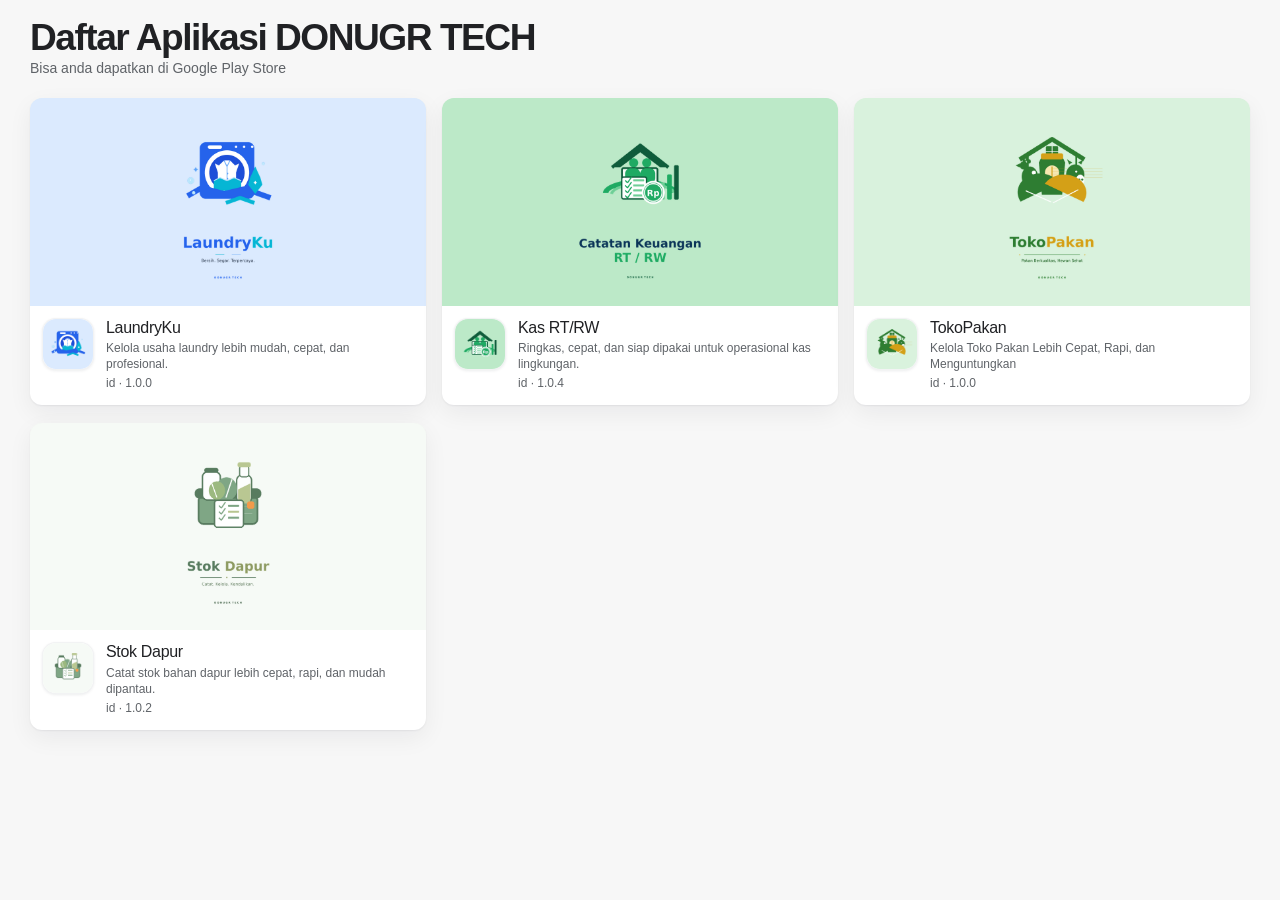
<file: index.html>
<!doctype html>
<html lang="id">
  <head>
    <meta charset="utf-8" />
    <meta name="viewport" content="width=device-width, initial-scale=1" />
    <title>DONUGR TECH App Showcase</title>
    <meta name="description" content="Bisa anda dapatkan di Google Play Store" />
    <link rel="stylesheet" href="./styles.css" />
  </head>
  <body class="showcase-index">
    <main class="app-shell">
      <section class="section-heading">
        <h1 class="section-title">Daftar Aplikasi DONUGR TECH</h1>
        <p class="section-subtitle">Bisa anda dapatkan di Google Play Store</p>
      </section>

      <section>
        <div id="appsGrid" class="apps-grid"></div>
      </section>
    </main>

    <script>
      const apps = [{"APP_NAME":"Kas RT/RW","APP_ID":"donugr.kasrtrw.mmxxvi.id","APP_VERSION":"1.0.4","DEFAULT_LANGUAGE":"id","TAGLINE":"Ringkas, cepat, dan siap dipakai untuk operasional kas lingkungan.","SHORT_DESCRIPTION":"Kas RT/RW adalah aplikasi pencatatan kas lingkungan untuk membantu pengelolaan warga, iuran, pemasukan, pengeluaran, inventaris, laporan, backup, dan cetak nota dalam satu aplikasi yang praktis digunakan.","APP_IMAGE":"./donugr.kasrtrw.mmxxvi.id/favicon.png","COVER_IMAGE":"./donugr.kasrtrw.mmxxvi.id/showcase.png"},{"APP_NAME":"LaundryKu","APP_ID":"donugr.laundryku.mmxxvi.id","APP_VERSION":"1.0.0","DEFAULT_LANGUAGE":"id","TAGLINE":"Kelola usaha laundry lebih mudah, cepat, dan profesional.","SHORT_DESCRIPTION":"LaundryKu adalah aplikasi manajemen usaha laundry yang membantu mencatat transaksi, mengelola pelanggan, memantau proses cucian, mengatur pembayaran, serta menyajikan laporan usaha secara praktis dalam satu aplikasi.","APP_IMAGE":"./donugr.laundryku.mmxxvi.id/favicon.png","COVER_IMAGE":"./donugr.laundryku.mmxxvi.id/showcase.png"},{"APP_NAME":"Stok Dapur","APP_ID":"donugr.stokdapur.mmxxvi.id","APP_VERSION":"1.0.2","DEFAULT_LANGUAGE":"id","TAGLINE":"Catat stok bahan dapur lebih cepat, rapi, dan mudah dipantau.","SHORT_DESCRIPTION":"Stok Dapur adalah aplikasi pencatatan stok bahan dapur untuk membantu operasional harian, pencarian bahan, kontrol stok masuk dan stok keluar, serta dokumentasi bahan dalam satu aplikasi yang mudah digunakan.","APP_IMAGE":"./donugr.stokdapur.mmxxvi.id/favicon.png","COVER_IMAGE":"./donugr.stokdapur.mmxxvi.id/showcase.png"},{"APP_NAME":"TokoPakan","APP_ID":"donugr.tokopakan.mmxxvi.id","APP_VERSION":"1.0.0","DEFAULT_LANGUAGE":"id","TAGLINE":"Kelola Toko Pakan Lebih Cepat, Rapi, dan Menguntungkan","SHORT_DESCRIPTION":"Aplikasi kasir dan manajemen toko pakan untuk mencatat penjualan, pembelian, stok, pelanggan, supplier, serta laporan usaha dalam satu aplikasi yang mudah digunakan.","APP_IMAGE":"./donugr.tokopakan.mmxxvi.id/favicon.png","COVER_IMAGE":"./donugr.tokopakan.mmxxvi.id/showcase.png"}];

      function shuffle(items) {
        const result = [...items];
        for (let index = result.length - 1; index > 0; index -= 1) {
          const nextIndex = Math.floor(Math.random() * (index + 1));
          [result[index], result[nextIndex]] = [result[nextIndex], result[index]];
        }
        return result;
      }

      function renderAppCard(app) {
        return `
          <a class="app-card" href="./${app.APP_ID}/index.html">
            <div class="app-cover">
              <img src="${app.COVER_IMAGE}" alt="${app.APP_NAME} cover" loading="lazy" />
            </div>
            <div class="app-body">
              <img class="app-icon" src="${app.APP_IMAGE}" alt="${app.APP_NAME} icon" loading="lazy" />
              <div>
                <h2 class="app-name">${app.APP_NAME}</h2>
                <p class="app-tagline">${app.TAGLINE || app.SHORT_DESCRIPTION || ""}</p>
                <div class="app-meta">${[app.DEFAULT_LANGUAGE, app.APP_VERSION].filter(Boolean).join(" · ")}</div>
              </div>
            </div>
          </a>
        `;
      }

      function renderApps() {
        const grid = document.getElementById("appsGrid");
        const items = shuffle(Array.isArray(apps) ? apps : []);

        if (!items.length) {
          grid.innerHTML = '<div class="empty-state">Belum ada app showcase yang tersedia.</div>';
          return;
        }

        grid.innerHTML = items.map(renderAppCard).join("");
      }

      renderApps();
    </script>
  </body>
</html>
</file>
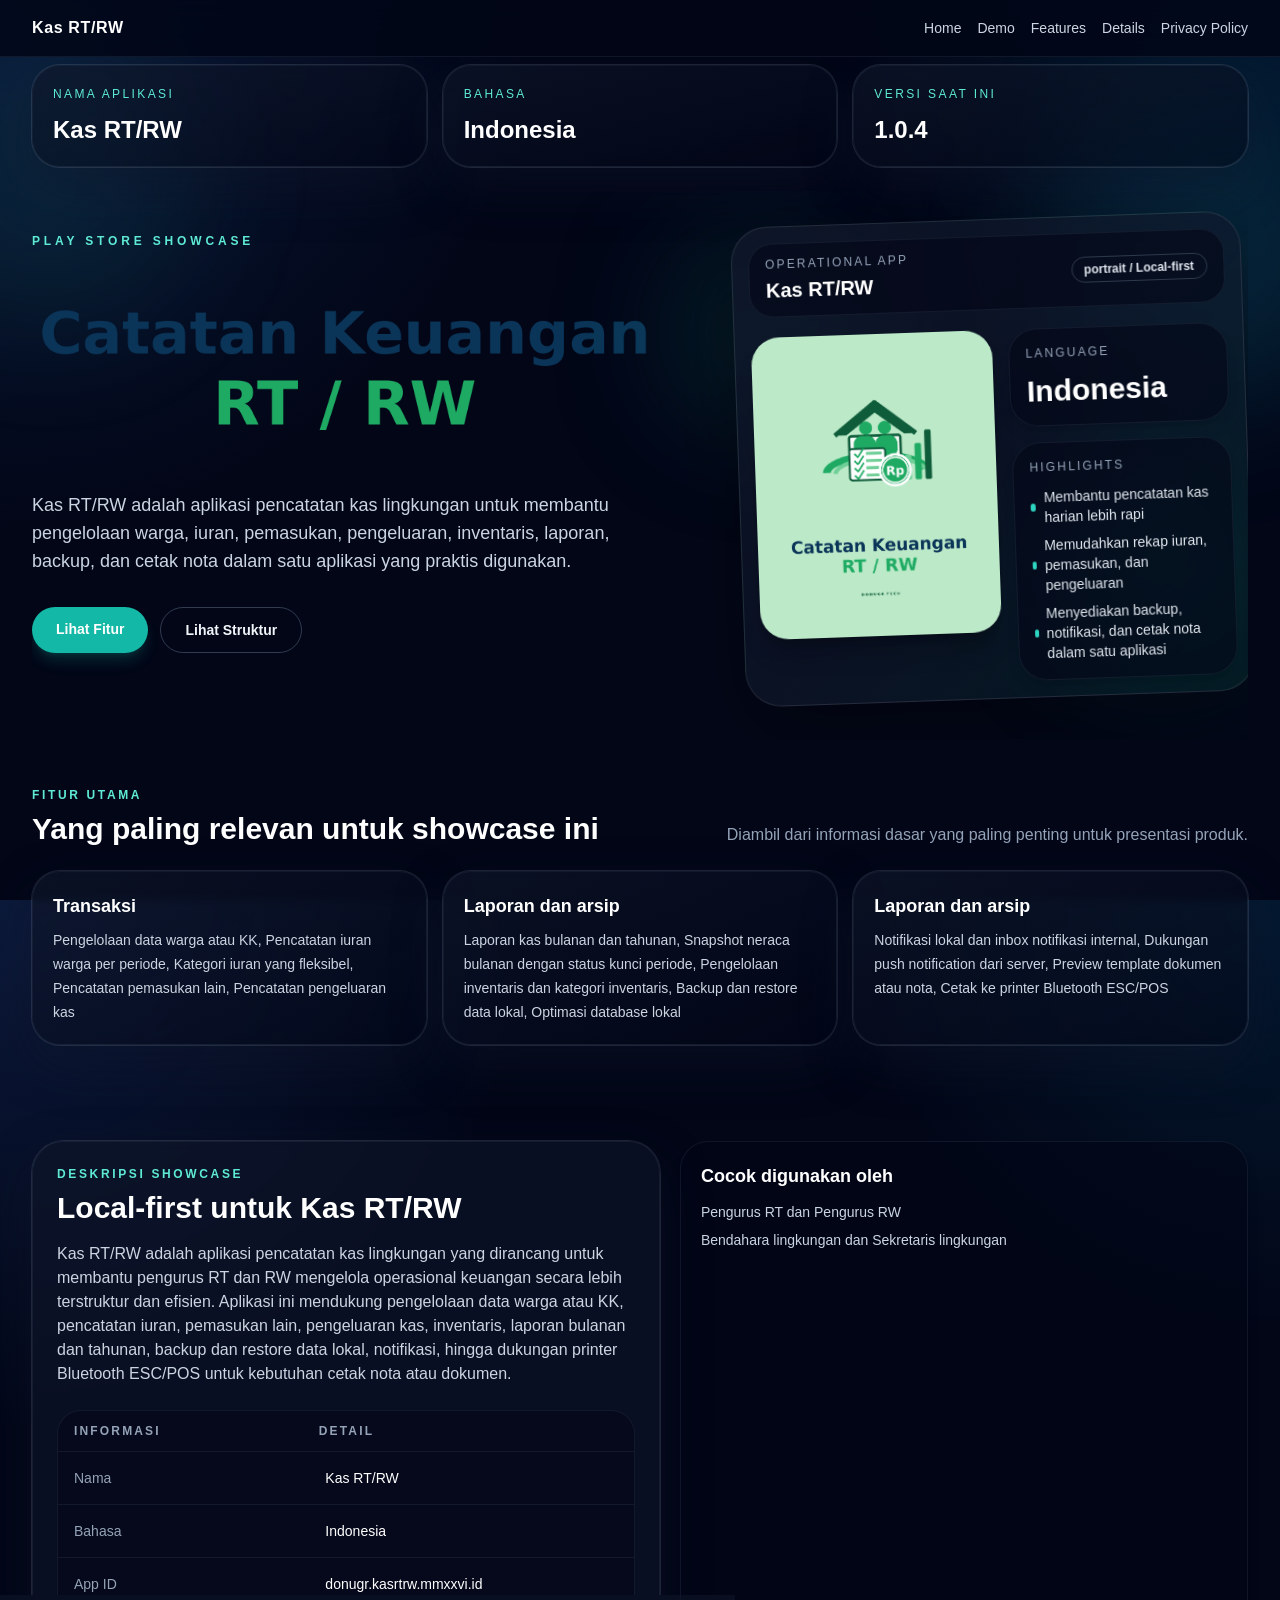
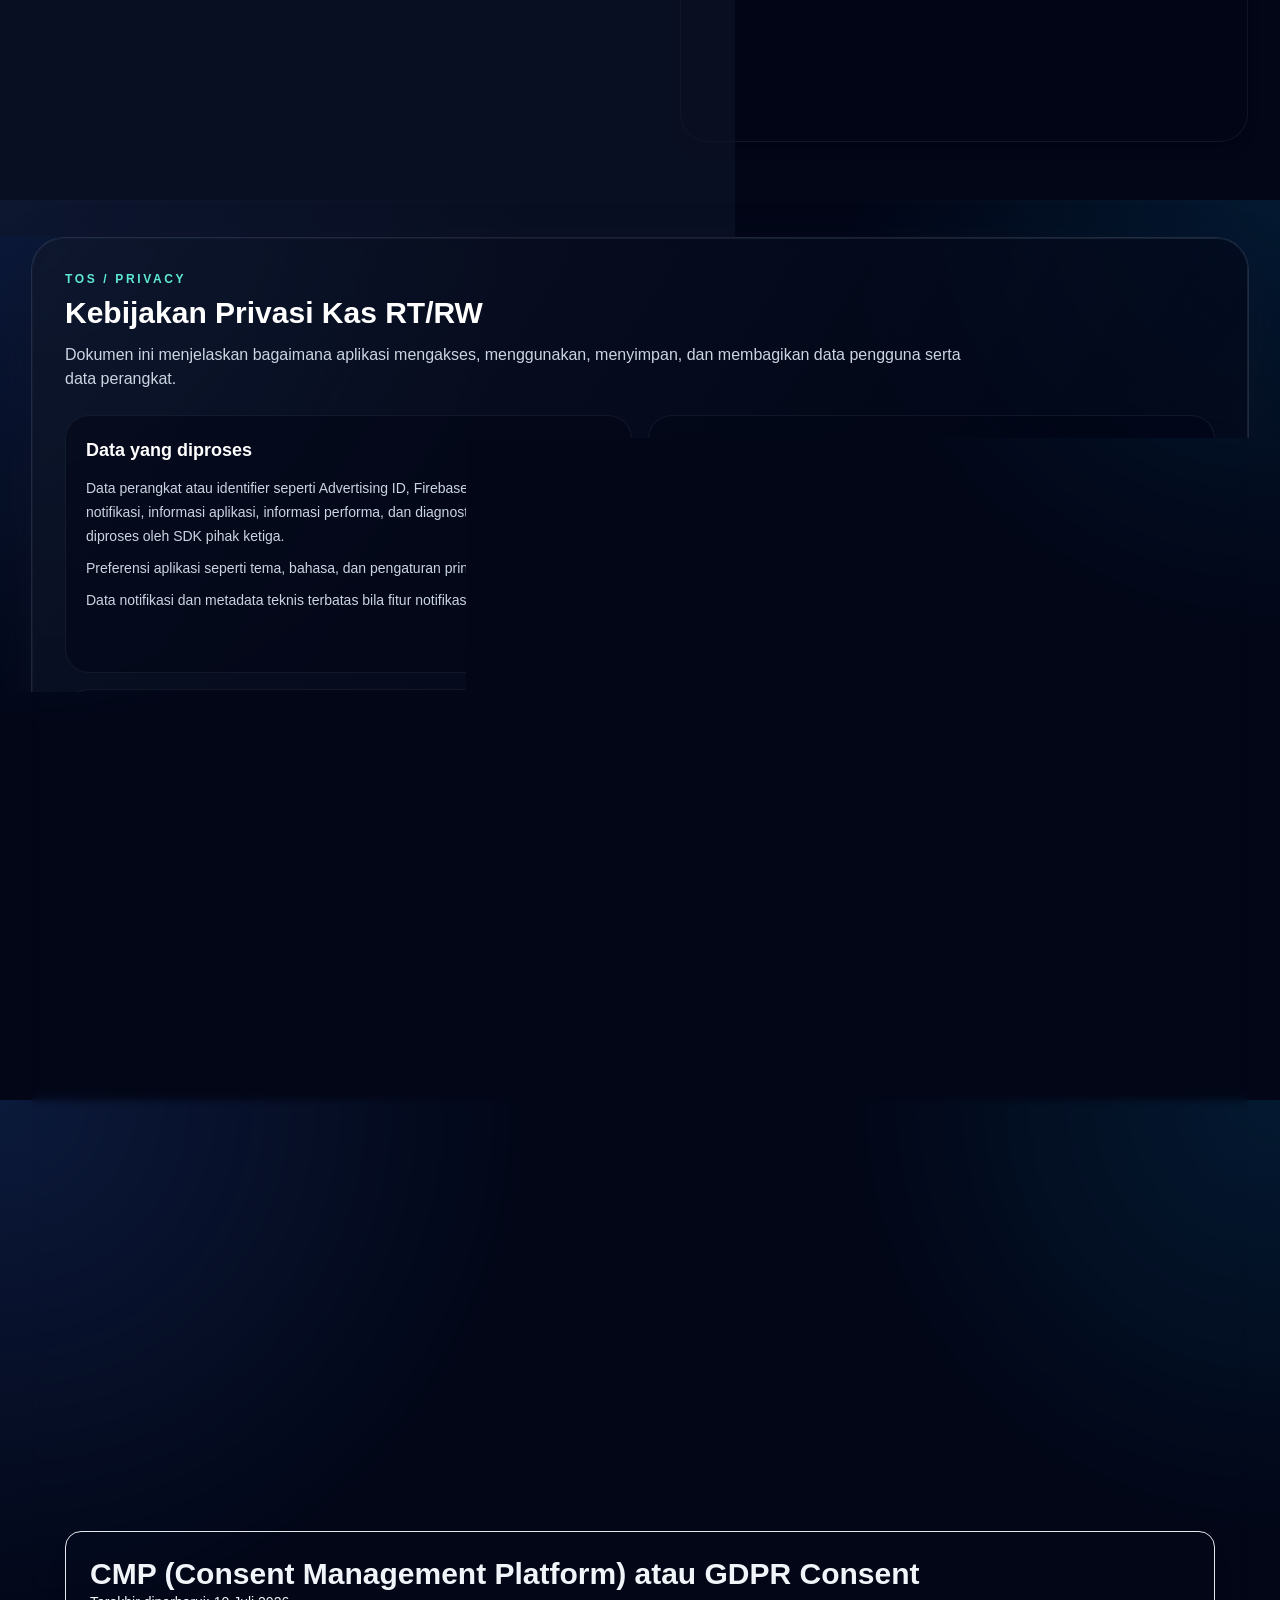
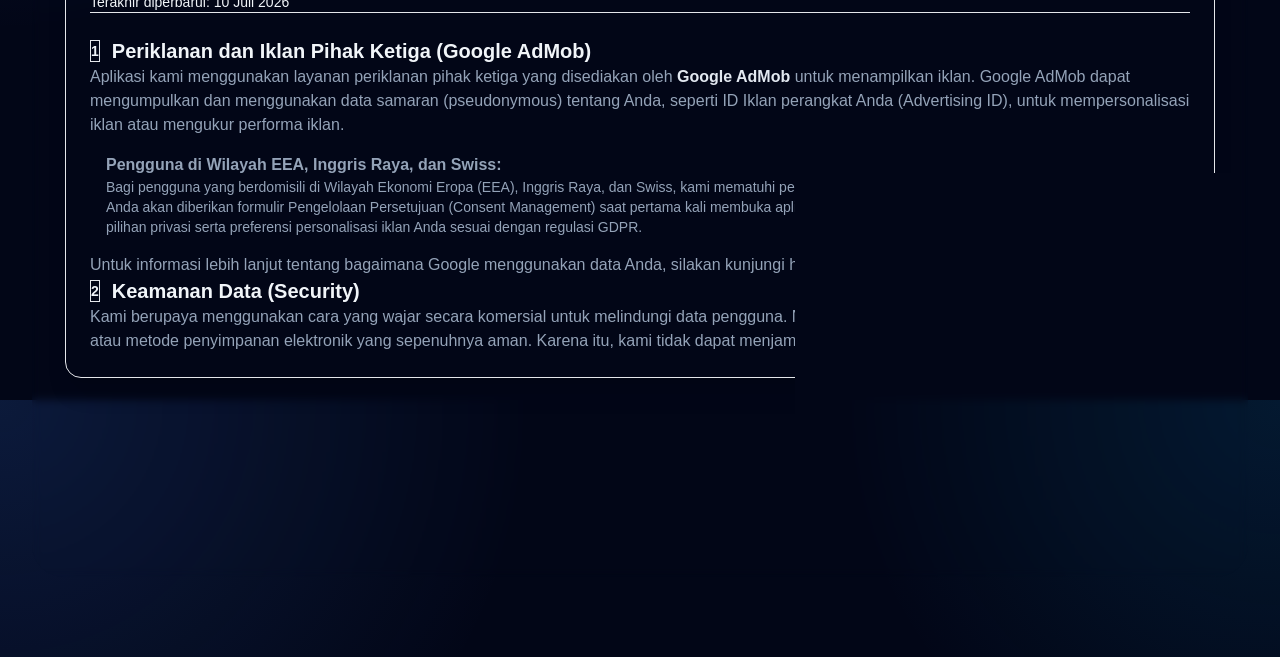
<file: donugr.kasrtrw.mmxxvi.id/index.html>
<!doctype html>
<html lang="id" class="h-full">
  <head>
    <meta charset="utf-8" />
    <meta name="viewport" content="width=device-width, initial-scale=1" />
    <meta http-equiv="Cache-Control" content="no-cache, no-store, must-revalidate">
    <meta http-equiv="Pragma" content="no-cache">
    <meta http-equiv="Expires" content="0">
    <title>Kas RT/RW | DONUGR TECH App Showcase</title>
    <meta
      name="description"
      content="Kas RT/RW adalah aplikasi pencatatan kas lingkungan untuk membantu pengelolaan warga, iuran, pemasukan, pengeluaran, inventaris, laporan, backup, dan cetak nota dalam satu aplikasi yang praktis digunakan."
    />
    <meta name="robots" content="index, follow" />
    <link rel="canonical" href="https://donugr.github.io/donugr.kasrtrw.mmxxvi.id/" />
    <link rel="icon" href="./favicon.ico" type="image/x-icon" />
    <link rel="icon" href="./favicon.png" type="image/png" />
    <link rel="apple-touch-icon" href="./favicon.png" />

    <meta property="og:type" content="website" />
    <meta property="og:title" content="Kas RT/RW | DONUGR TECH App Showcase" />
    <meta
      property="og:description"
      content="Kas RT/RW adalah aplikasi pencatatan kas lingkungan untuk membantu pengelolaan warga, iuran, pemasukan, pengeluaran, inventaris, laporan, backup, dan cetak nota dalam satu aplikasi yang praktis digunakan."
    />
    <meta
      property="og:image"
      content="https://donugr.github.io/donugr.kasrtrw.mmxxvi.id/showcase.png"
    />
    <meta property="og:url" content="https://donugr.github.io/donugr.kasrtrw.mmxxvi.id/" />
    <meta property="og:site_name" content="DONUGR TECH - Kas RT/RW" />
    <meta property="og:locale" content="id_ID" />

    <meta name="twitter:card" content="summary_large_image" />
    <meta name="twitter:title" content="Kas RT/RW | DONUGR TECH App Showcase" />
    <meta
      name="twitter:description"
      content="Kas RT/RW adalah aplikasi pencatatan kas lingkungan untuk membantu pengelolaan warga, iuran, pemasukan, pengeluaran, inventaris, laporan, backup, dan cetak nota dalam satu aplikasi yang praktis digunakan."
    />
    <meta
      name="twitter:image"
      content="https://donugr.github.io/donugr.kasrtrw.mmxxvi.id/showcase.png"
    />
    <meta name="twitter:site" content="@donugrtech" />

    <link rel="alternate" hreflang="id" href="https://donugr.github.io/donugr.kasrtrw.mmxxvi.id/" />
    <meta name="googlebot" content="index, follow, max-snippet:-1, max-image-preview:large, max-video-preview:-1" />
    <meta name="rating" content="General" />
    <meta http-equiv="X-UA-Compatible" content="IE=edge" />
    <meta name="referrer" content="no-referrer-when-downgrade" />
    <link rel="stylesheet" href="../styles.css" />
  </head>
  <body class="relative min-h-full overflow-x-hidden bg-slate-950 text-slate-100 antialiased">
    <div
      class="pointer-events-none absolute inset-0 -z-20 bg-[radial-gradient(circle_at_top_left,rgba(20,184,166,0.20),transparent_26%),radial-gradient(circle_at_80%_18%,rgba(45,212,191,0.12),transparent_22%),radial-gradient(circle_at_bottom_right,rgba(8,145,178,0.10),transparent_24%),linear-gradient(135deg,rgba(2,6,23,0.98)_0%,rgba(3,16,30,0.92)_45%,rgba(2,6,23,0.80)_100%)]"></div>
    <div class="pointer-events-none absolute -left-24 top-8 -z-10 h-72 w-72 rounded-full bg-teal-500/10 blur-3xl"></div>
    <div
      class="pointer-events-none absolute right-[-5rem] top-24 -z-10 h-80 w-80 rounded-full bg-cyan-400/10 blur-3xl"></div>

    <header class="sticky top-0 z-20 border-b border-slate-700/30 bg-slate-950/85 backdrop-blur-xl">
      <div class="flex w-full items-center justify-between gap-4 px-4 py-4 md:px-6 lg:px-8">
        <a class="min-w-0 truncate font-bold tracking-[0.04em] text-white transition hover:text-sky-300" href="#home">
          Kas RT/RW
        </a>
        <nav class="flex flex-wrap justify-end gap-x-4 gap-y-2 text-sm text-slate-300">
          <a class="transition hover:text-sky-300" href="#home">Home</a>
          <a class="transition hover:text-sky-300" href="#demo">Demo</a>
          <a class="transition hover:text-sky-300" href="#features">Features</a>
          <a class="transition hover:text-sky-300" href="#details">Details</a>
          <a class="transition hover:text-sky-300" href="#privacypolicy">Privacy Policy</a>
        </nav>
      </div>
    </header>

    <main class="w-full bg-transparent px-4 pb-4 pt-0 md:px-6 md:pb-6 md:pt-0 lg:px-8 lg:pb-8 lg:pt-0">
      <section id="home" class="pb-3 pt-1 md:pb-6 md:pt-2">
        <div class="grid gap-4 md:grid-cols-3">
          <article
            class="rounded-[1.75rem] border border-slate-700/30 bg-gradient-to-br from-slate-900/65 to-slate-950/50 p-5 shadow-glow backdrop-blur-sm">
            <p class="text-xs uppercase tracking-[0.2em] text-teal-300">Nama aplikasi</p>
            <div class="mt-3 text-2xl font-semibold text-white">Kas RT/RW</div>
          </article>
          <article
            class="rounded-[1.75rem] border border-slate-700/30 bg-gradient-to-br from-slate-900/65 to-slate-950/50 p-5 shadow-glow backdrop-blur-sm">
            <p class="text-xs uppercase tracking-[0.2em] text-teal-300">Bahasa</p>
            <div class="mt-3 text-2xl font-semibold text-white">Indonesia</div>
          </article>
          <article
            class="rounded-[1.75rem] border border-slate-700/30 bg-gradient-to-br from-slate-900/65 to-slate-950/50 p-5 shadow-glow backdrop-blur-sm">
            <p class="text-xs uppercase tracking-[0.2em] text-teal-300">Versi saat ini</p>
            <div class="mt-3 text-2xl font-semibold text-white">1.0.4</div>
          </article>
        </div>
      </section>

      <section id="demo" class="relative overflow-hidden pb-8 pt-1 md:pb-12 md:pt-2 lg:pb-14 lg:pt-3">
        <div class="grid items-center gap-10 lg:grid-cols-[1.08fr_0.92fr] lg:gap-14">
          <div class="max-w-3xl">
            <p class="text-xs font-semibold uppercase tracking-[0.32em] text-teal-300">Play Store Showcase</p>
            <img
                      class="h-6 w-auto object-contain"
                      src="./appname.png"
                      alt="Kas RT/RW"
             
                    />
             
            <p class="mt-2 max-w-2xl text-base leading-7 text-slate-300 md:text-lg">Kas RT/RW adalah aplikasi pencatatan kas lingkungan untuk membantu pengelolaan warga, iuran, pemasukan, pengeluaran, inventaris, laporan, backup, dan cetak nota dalam satu aplikasi yang praktis digunakan.</p>

            <div class="mt-8 flex flex-wrap gap-3">
              <a
                class="rounded-full bg-teal-500 px-6 py-3 text-sm font-semibold text-white shadow-lg shadow-teal-500/20 transition hover:bg-teal-400"
                href="#features"
                >Lihat Fitur</a
              >
              <a
                class="rounded-full border border-slate-600/70 px-6 py-3 text-sm font-semibold text-slate-100 transition hover:border-teal-300 hover:bg-white/5 hover:text-teal-300"
                href="#details"
                >Lihat Struktur</a
              >
            </div>
          </div>

          <div class="relative lg:pl-6">
            <div class="absolute -left-10 top-10 h-44 w-44 rounded-full blur-3xl" style="background: #0f766e40"></div>
            <div class="absolute -right-4 bottom-6 h-52 w-52 rounded-full blur-3xl" style="background: #14b8a635"></div>
            <div
              class="relative overflow-hidden rounded-[2.25rem] border border-white/10 bg-gradient-to-br from-slate-900/80 via-slate-900/65 to-teal-950/45 p-4 shadow-[0_30px_80px_rgba(0,0,0,0.38)] backdrop-blur-sm lg:-rotate-2 lg:translate-y-4">
              <div
                class="flex items-center justify-between rounded-[1.5rem] border border-slate-700/30 bg-slate-950/60 px-4 py-3">
                <div>
                  <p class="text-xs uppercase tracking-[0.18em] text-slate-400">Operational app</p>
                  <div class="mt-1">
                    <h2 class="text-xl font-semibold text-white">Kas RT/RW</h2>
                  </div>
                </div>
                <div class="rounded-full border border-slate-600/60 px-3 py-1 text-xs font-semibold text-slate-200">
                  portrait / Local-first
                </div>
              </div>

              <div class="mt-5 grid gap-4 sm:grid-cols-[1.05fr_0.95fr]">
                <div
                  class="aspect-[4/5] overflow-hidden rounded-[1.75rem] bg-gradient-to-b from-slate-950 to-slate-900 shadow-xl shadow-black/20">
                  <img
                    class="h-full w-full object-cover"
                    src="./hero.png"
                    alt="Kas RT/RW"
                    onerror="if(!this.dataset.fallback){this.dataset.fallback='1';this.src='./hero.svg';}"
                  />
                </div>

                <div class="grid gap-4">
                    <div
                      class="rounded-[1.75rem] border border-slate-700/30 bg-slate-950/60 p-4 shadow-lg shadow-black/10">
                      <p class="text-xs uppercase tracking-[0.18em] text-slate-400">Language</p>
                        <div class="mt-3 text-3xl font-semibold text-white">Indonesia</div>

                    </div>
                    <div
                      class="rounded-[1.75rem] border border-slate-700/30 bg-slate-950/60 p-4 shadow-lg shadow-black/10">
                      <p class="text-xs uppercase tracking-[0.18em] text-slate-400">Highlights</p>

                        <ul class="mt-3 space-y-2 text-sm text-slate-200">
                            <li class="flex items-center gap-2">
                              <span class="inline-flex h-2 w-2 rounded-full bg-teal-400"></span>
                              <span>Membantu pencatatan kas harian lebih rapi</span>
                            </li>
                            <li class="flex items-center gap-2">
                              <span class="inline-flex h-2 w-2 rounded-full bg-teal-400"></span>
                              <span>Memudahkan rekap iuran, pemasukan, dan pengeluaran</span>
                            </li>
                            <li class="flex items-center gap-2">
                              <span class="inline-flex h-2 w-2 rounded-full bg-teal-400"></span>
                              <span>Menyediakan backup, notifikasi, dan cetak nota dalam satu aplikasi</span>
                            </li>
                        </ul>
                    </div>
                </div>
              </div>
            </div>
          </div>
        </div>
      </section>

      <section id="features" class="py-8 md:py-12">
        <div class="mb-6 flex flex-wrap items-end justify-between gap-4">
          <div>
            <p class="text-xs font-semibold uppercase tracking-[0.22em] text-teal-300">Fitur Utama</p>
            <h2 class="mt-2 text-2xl font-semibold text-white md:text-3xl">Yang paling relevan untuk showcase ini</h2>
          </div>
          <p class="max-w-xl text-sm leading-6 text-slate-400 md:text-base">Diambil dari informasi dasar yang paling penting untuk presentasi produk.</p>
        </div>

        <div class="grid gap-4 md:grid-cols-3">
            <article
              class="h-full rounded-[1.75rem] border border-slate-700/30 bg-gradient-to-br from-slate-900/65 to-slate-950/50 p-5 shadow-glow backdrop-blur-sm">
              <h3 class="text-lg font-semibold text-white">Transaksi</h3>
              <p class="mt-2 text-sm leading-6 text-slate-300">Pengelolaan data warga atau KK, Pencatatan iuran warga per periode, Kategori iuran yang fleksibel, Pencatatan pemasukan lain, Pencatatan pengeluaran kas</p>
            </article>
            <article
              class="h-full rounded-[1.75rem] border border-slate-700/30 bg-gradient-to-br from-slate-900/65 to-slate-950/50 p-5 shadow-glow backdrop-blur-sm">
              <h3 class="text-lg font-semibold text-white">Laporan dan arsip</h3>
              <p class="mt-2 text-sm leading-6 text-slate-300">Laporan kas bulanan dan tahunan, Snapshot neraca bulanan dengan status kunci periode, Pengelolaan inventaris dan kategori inventaris, Backup dan restore data lokal, Optimasi database lokal</p>
            </article>
            <article
              class="h-full rounded-[1.75rem] border border-slate-700/30 bg-gradient-to-br from-slate-900/65 to-slate-950/50 p-5 shadow-glow backdrop-blur-sm">
              <h3 class="text-lg font-semibold text-white">Laporan dan arsip</h3>
              <p class="mt-2 text-sm leading-6 text-slate-300">Notifikasi lokal dan inbox notifikasi internal, Dukungan push notification dari server, Preview template dokumen atau nota, Cetak ke printer Bluetooth ESC/POS</p>
            </article>
        </div>
      </section>

      <section id="details" class="py-8 md:py-12">
        <div class="grid gap-5 lg:grid-cols-[1.05fr_0.95fr]">
          <div class="rounded-[2rem] border border-slate-700/30 bg-slate-900/60 p-6 shadow-glow backdrop-blur-sm">
            <p class="text-xs font-semibold uppercase tracking-[0.22em] text-teal-300">Deskripsi Showcase</p>
            <h2 class="mt-2 text-2xl font-semibold text-white md:text-3xl">Local-first untuk Kas RT/RW</h2>
            <p class="mt-4 max-w-3xl text-sm leading-7 text-slate-300 md:text-base">Kas RT/RW adalah aplikasi pencatatan kas lingkungan yang dirancang untuk membantu pengurus RT dan RW mengelola operasional keuangan secara lebih terstruktur dan efisien. Aplikasi ini mendukung pengelolaan data warga atau KK, pencatatan iuran, pemasukan lain, pengeluaran kas, inventaris, laporan bulanan dan tahunan, backup dan restore data lokal, notifikasi, hingga dukungan printer Bluetooth ESC/POS untuk kebutuhan cetak nota atau dokumen.</p>

            <div class="mt-6 overflow-hidden rounded-[1.5rem] border border-slate-700/30 bg-slate-950/55">
              <div
                class="grid grid-cols-[0.9fr_1.1fr] border-b border-slate-700/30 px-4 py-3 text-xs font-semibold uppercase tracking-[0.18em] text-slate-400">
                <div>Informasi</div>
                <div>Detail</div>
              </div>
              <div class="divide-y divide-slate-700/30 text-sm">
                  <div class="grid grid-cols-[0.9fr_1.1fr] gap-3 px-4 py-4">
                    <div class="text-slate-400">Nama</div>
                    <div class="font-medium text-white">Kas RT/RW</div>
                  </div>
                  <div class="grid grid-cols-[0.9fr_1.1fr] gap-3 px-4 py-4">
                    <div class="text-slate-400">Bahasa</div>
                    <div class="font-medium text-white">Indonesia</div>
                  </div>
                  <div class="grid grid-cols-[0.9fr_1.1fr] gap-3 px-4 py-4">
                    <div class="text-slate-400">App ID</div>
                    <div class="font-medium text-white">donugr.kasrtrw.mmxxvi.id</div>
                  </div>
                  <div class="grid grid-cols-[0.9fr_1.1fr] gap-3 px-4 py-4">
                    <div class="text-slate-400">Versi saat ini</div>
                    <div class="font-medium text-white">1.0.4</div>
                  </div>
                  <div class="grid grid-cols-[0.9fr_1.1fr] gap-3 px-4 py-4">
                    <div class="text-slate-400">Kategori</div>
                    <div class="font-medium text-white">General</div>
                  </div>
              </div>
            </div>
          </div>

          <div class="grid gap-4">
            <article class="rounded-[1.75rem] border border-slate-700/30 bg-slate-950/55 p-5 shadow-lg shadow-black/10">
              <h3 class="text-lg font-semibold text-white">Cocok digunakan oleh</h3>
              <ul class="mt-3 space-y-2 text-sm text-slate-300">
                  <li>Pengurus RT dan Pengurus RW</li>
                  <li>Bendahara lingkungan dan Sekretaris lingkungan</li>
              </ul>
            </article>
          </div>
        </div>
      </section>

      <section id="privacypolicy" class="py-8 md:py-12">
        <div
          class="rounded-[2rem] border border-slate-700/30 bg-gradient-to-br from-slate-900/70 via-slate-950/60 to-slate-900/70 p-6 shadow-glow backdrop-blur-sm md:p-8">
          <p class="text-xs font-semibold uppercase tracking-[0.22em] text-teal-300">ToS / Privacy</p>
          <h2 class="mt-2 text-2xl font-semibold text-white md:text-3xl">Kebijakan Privasi Kas RT/RW</h2>
          <p class="mt-3 max-w-4xl text-sm leading-7 text-slate-300 md:text-base">Dokumen ini menjelaskan bagaimana aplikasi mengakses, menggunakan, menyimpan, dan membagikan data pengguna serta data perangkat.</p>

          <div class="mt-6 grid gap-4 md:grid-cols-2">
              <article class="rounded-[1.5rem] border border-slate-700/30 bg-slate-950/55 p-5">
                <h3 class="text-lg font-semibold text-white">Data yang diproses</h3>
                  <ul class="mt-3 space-y-2 text-sm leading-6 text-slate-300">
                      <li>Data perangkat atau identifier seperti Advertising ID, Firebase Installation ID, token notifikasi, informasi aplikasi, informasi performa, dan diagnostik teknis yang dapat diproses oleh SDK pihak ketiga.</li>
                      <li>Preferensi aplikasi seperti tema, bahasa, dan pengaturan printer</li>
                      <li>Data notifikasi dan metadata teknis terbatas bila fitur notifikasi dipakai</li>
                  </ul>
              </article>
              <article class="rounded-[1.5rem] border border-slate-700/30 bg-slate-950/55 p-5">
                <h3 class="text-lg font-semibold text-white">Izin dan fitur</h3>
                  <ul class="mt-3 space-y-2 text-sm leading-6 text-slate-300">
                      <li>Notifikasi untuk pesan lokal</li>
                      <li>Push notification</li>
                      <li>Bluetooth untuk printer thermal</li>
                      <li>File dan penyimpanan untuk backup, restore, export, dan share</li>
                      <li>Koneksi internet untuk iklan, notifikasi, analitik, pelaporan performa, dan fitur pihak ketiga yang diperlukan.</li>
                  </ul>
              </article>
              <article class="rounded-[1.5rem] border border-slate-700/30 bg-slate-950/55 p-5">
                <h3 class="text-lg font-semibold text-white">Penyimpanan</h3>
                  <p class="mt-3 text-sm leading-6 text-slate-300">Sebagian besar data disimpan lokal di perangkat dan tetap berada di perangkat sampai dihapus, dipulihkan dari backup, atau aplikasi dihapus.</p>
              </article>
              <article class="rounded-[1.5rem] border border-slate-700/30 bg-slate-950/55 p-5">
                <h3 class="text-lg font-semibold text-white">Iklan dan mediasi iklan</h3>
                  <p class="mt-3 text-sm leading-6 text-slate-300">Aplikasi ini menggunakan layanan iklan pihak ketiga untuk menampilkan iklan dan mendukung pengembangan aplikasi. Layanan yang dapat digunakan meliputi Google AdMob, InMobi, dan AppLovin, dan provider sejenis yang lainnya. Google menyediakan panduan Data safety untuk Google Mobile Ads SDK/AdMob, dan developer wajib mendeklarasikan data yang dikumpulkan atau dibagikan oleh aplikasi maupun SDK pihak ketiga. InMobi dan AppLovin, maupun provider sejenis yang lainnya juga memiliki kebijakan privasi sendiri terkait pemrosesan data iklan dan identifier perangkat.</p>
              </article>
              <article class="rounded-[1.5rem] border border-slate-700/30 bg-slate-950/55 p-5">
                <h3 class="text-lg font-semibold text-white">Firebase Cloud Messaging (FCM)</h3>
                  <p class="mt-3 text-sm leading-6 text-slate-300">Aplikasi ini dapat menggunakan Firebase Cloud Messaging (FCM) untuk mengirim push notification. Untuk menjalankan fitur ini, Firebase dapat memproses identifier instalasi Firebase, token notifikasi, informasi perangkat, dan metadata teknis yang diperlukan agar pesan dapat dikirim ke perangkat yang sesuai.  Firebase menjelaskan bahwa Firebase Cloud Messaging menggunakan Firebase installation IDs untuk menentukan perangkat tujuan pengiriman pesan.</p>
              </article>
              <article class="rounded-[1.5rem] border border-slate-700/30 bg-slate-950/55 p-5">
                <h3 class="text-lg font-semibold text-white">Pembagian data</h3>
                  <p class="mt-3 text-sm leading-6 text-slate-300">Data operasional utama yang disimpan lokal tidak dibagikan atau tidak dijual oleh pengelola aplikasi. Namun, data teknis tertentu dapat diproses atau dibagikan kepada penyedia layanan pihak ketiga seperti Google AdMob, InMobi, AppLovin, Firebase, dan layanan terkait untuk iklan, notifikasi,analitik, diagnostik, keamanan, anti-fraud, dan kepatuhan hukum</p>
              </article>
              <article class="rounded-[1.5rem] border border-slate-700/30 bg-slate-950/55 p-5">
                <h3 class="text-lg font-semibold text-white">Pilihan Pengguna</h3>
                  <p class="mt-3 text-sm leading-6 text-slate-300">Pengguna dapat mengelola atau membatasi personalisasi iklan melalui pengaturan perangkat Android, pengaturan privasi Google, atau mekanisme persetujuan yang tersedia di aplikasi bila diwajibkan oleh wilayah hukum tertentu. Pengguna juga dapat menonaktifkan notifikasi melalui pengaturan sistem Android.</p>
              </article>
              <article class="rounded-[1.5rem] border border-slate-700/30 bg-slate-950/55 p-5">
                <h3 class="text-lg font-semibold text-white">Referensi kebijakan pihak ketiga</h3>
                  <ul class="mt-3 space-y-2 text-sm leading-6 text-slate-300">
                      <li><a href="https://policies.google.com/technologies/ads" target="_blank" rel="noopener">Google Ads Privacy & Terms</a></li>
                      <li><a href="https://developers.google.com/admob/android/privacy/play-data-disclosure" target="_blank" rel="noopener">Google AdMob - Google Play Data Disclosure</a></li>
                      <li><a href="https://firebase.google.com/docs/android/play-data-disclosure" target="_blank" rel="noopener">Firebase - Google Play Data Disclosure</a></li>
                      <li><a href="https://firebase.google.com/support/privacy" target="_blank" rel="noopener">Firebase Privacy and Security</a></li>
                      <li><a href="https://advertising.inmobi.com/privacy-policy" target="_blank" rel="noopener">InMobi Privacy Policy</a></li>
                      <li><a href="https://legal.applovin.com/privacy/" target="_blank" rel="noopener">AppLovin Privacy Policy</a></li>
                  </ul>
              </article>
          </div>

          <div class="mt-6">
            <div class="mb-8 flex justify-end gap-4 text-sm">
                <a
                  href="#id"
                  data-language-toggle="id"
                  class="font-medium text-blue-400 transition-colors hover:text-blue-300"
                  >Bahasa Indonesia</a
                >
                <span class="text-slate-700">|</span>
                <a
                  href="#en"
                  data-language-toggle="en"
                  class="font-medium text-blue-400 transition-colors hover:text-blue-300"
                  >English</a
                >
            </div>
            <section id="id" class="bg-slate-900/50 backdrop-blur-sm rounded-2xl shadow-xl border border-slate-800 p-6 md:p-10 mb-12 scroll-mt-6">
            <div class="border-b border-slate-800 pb-6 mb-6">
                <h1 class="text-2xl md:text-3xl font-bold text-slate-100 mb-2">CMP (Consent Management Platform) atau GDPR Consent</h1>
                <p class="text-sm text-slate-500">Terakhir diperbarui: 10 Juli 2026</p>
            </div>

            <!-- Bagian 2 -->
            <div class="mb-8">
                <h2 class="text-xl font-semibold text-slate-100 mb-4 flex items-center gap-3">
                    <span class="flex items-center justify-center w-8 h-8 rounded-lg bg-blue-500/10 border border-blue-500/20 text-blue-400 text-sm font-bold">1</span>
                    Periklanan dan Iklan Pihak Ketiga (Google AdMob)
                </h2>
                <div class="space-y-4 pl-11 text-slate-400 leading-relaxed text-justify">
                    <p>
                        Aplikasi kami menggunakan layanan periklanan pihak ketiga yang disediakan oleh <strong class="text-slate-200 font-semibold">Google AdMob</strong> untuk menampilkan iklan. Google AdMob dapat mengumpulkan dan menggunakan data samaran (pseudonymous) tentang Anda, seperti ID Iklan perangkat Anda (Advertising ID), untuk mempersonalisasi iklan atau mengukur performa iklan.
                    </p>
                    <div class="bg-amber-500/5 border-l-4 border-amber-500/50 p-4 rounded-r-xl my-4 border-y border-r border-amber-500/10">
                        <strong class="text-amber-400 block mb-1 font-semibold">Pengguna di Wilayah EEA, Inggris Raya, dan Swiss:</strong>
                        <p class="text-sm text-amber-500/90">
                            Bagi pengguna yang berdomisili di Wilayah Ekonomi Eropa (EEA), Inggris Raya, dan Swiss, kami mematuhi persyaratan SDK Google User Messaging Platform (UMP). Anda akan diberikan formulir Pengelolaan Persetujuan (Consent Management) saat pertama kali membuka aplikasi. Formulir ini memungkinkan Anda untuk mengelola pilihan privasi serta preferensi personalisasi iklan Anda sesuai dengan regulasi GDPR.
                        </p>
                    </div>
                    <p>
                        Untuk informasi lebih lanjut tentang bagaimana Google menggunakan data Anda, silakan kunjungi halaman resmi: 
                        <a href="https://policies.google.com/technologies/ads" target="_blank" rel="noopener noreferrer" class="text-blue-400 hover:text-blue-300 underline underline-offset-4 decoration-blue-500/30 hover:decoration-blue-400 inline-flex items-center gap-1 transition-colors">Kebijakan & Ketentuan Google &rarr;</a>.
                    </p>
                </div>
            </div>

            <!-- Bagian 3 -->
            <div>
                <h2 class="text-xl font-semibold text-slate-100 mb-4 flex items-center gap-3">
                    <span class="flex items-center justify-center w-8 h-8 rounded-lg bg-blue-500/10 border border-blue-500/20 text-blue-400 text-sm font-bold">2</span>
                    Keamanan Data (Security)
                </h2>
                <div class="pl-11 text-slate-400 leading-relaxed text-justify">
                    <p>
                      Kami berupaya menggunakan cara yang wajar secara komersial untuk melindungi
                      data pengguna. Namun, tidak ada metode transmisi melalui internet atau metode
                      penyimpanan elektronik yang sepenuhnya aman. Karena itu, kami tidak dapat
                      menjamin keamanan data secara mutlak.
                    </p>
                </div>
            </div>
        </section>

        <!-- ========================================== -->
        <!-- ENGLISH VERSION -->
        <!-- ========================================== -->
        <section
          id="en"
          style="display: none"
          class="bg-slate-900/50 backdrop-blur-sm rounded-2xl shadow-xl border border-slate-800 p-6 md:p-10 scroll-mt-6">
            <div class="border-b border-slate-800 pb-6 mb-6">
                <h1 class="text-2xl md:text-3xl font-bold text-slate-100 mb-2">CMP (Consent Management Platform) or GDPR Consent</h1>
                <p class="text-sm text-slate-500">Last updated: July 10, 2026</p>
            </div>

            <!-- Section 2 -->
            <div class="mb-8">
                <h2 class="text-xl font-semibold text-slate-100 mb-4 flex items-center gap-3">
                    <span class="flex items-center justify-center w-8 h-8 rounded-lg bg-blue-500/10 border border-blue-500/20 text-blue-400 text-sm font-bold">1</span>
                    Advertising and Third-Party Ads (Google AdMob)
                </h2>
                <div class="space-y-4 pl-11 text-slate-400 leading-relaxed text-justify">
                    <p>
                        Our applications use third-party advertising services provided by <strong class="text-slate-200 font-semibold">Google AdMob</strong> to serve advertisements. Google AdMob may collect and use pseudonymous data about you, such as your device's advertising ID, to personalize ads or measure ad performance.
                    </p>
                    <div class="bg-blue-500/5 border-l-4 border-blue-500/50 p-4 rounded-r-xl my-4 border-y border-r border-blue-500/10">
                        <strong class="text-blue-400 block mb-1 font-semibold">Users in the EEA, UK, and Switzerland:</strong>
                        <p class="text-sm text-blue-400/90">
                            For users residing in the European Economic Area (EEA), United Kingdom, and Switzerland, we comply with the Google User Messaging Platform (UMP) SDK requirements. You will be presented with a Consent Management form upon opening the app, allowing you to manage your privacy choices and ad personalization preferences in compliance with GDPR.
                        </p>
                    </div>
                    <p>
                        You can learn more about how Google uses your data by visiting: 
                        <a href="https://policies.google.com/technologies/ads" target="_blank" rel="noopener noreferrer" class="text-blue-400 hover:text-blue-300 underline underline-offset-4 decoration-blue-500/30 hover:decoration-blue-400 inline-flex items-center gap-1 transition-colors">Google’s Privacy & Terms &rarr;</a>.
                    </p>
                </div>
            </div>

            <!-- Section 3 -->
            <div>
                <h2 class="text-xl font-semibold text-slate-100 mb-4 flex items-center gap-3">
                    <span class="flex items-center justify-center w-8 h-8 rounded-lg bg-blue-500/10 border border-blue-500/20 text-blue-400 text-sm font-bold">2</span>
                    Data Security
                </h2>
                <div class="pl-11 text-slate-400 leading-relaxed text-justify">
                    <p>
  We strive to use commercially acceptable means to protect user data. 
  However, no method of transmission over the internet or method of 
  electronic storage is completely secure. Therefore, we cannot 
  guarantee its absolute security.
</p>
                </div>
            </div>
        </section>
          </div>

          <div class="mt-6">
            <article class="rounded-[1.5rem] border border-slate-700/30 bg-slate-950/55 p-5">
              <h3 class="text-lg font-semibold text-white">Kontak</h3>
              <dl class="mt-5 grid gap-4 md:grid-cols-3 text-sm leading-6 text-slate-300">
                <div>
                  <dt class="text-slate-400">Pengelola</dt>
                  <dd class="mt-1 font-medium text-white">DONUGR TECH</dd>
                </div>
                <div>
                  <dt class="text-slate-400">Email</dt>
                  <dd class="mt-1 font-medium text-white">dev@donugr.id</dd>
                </div>
                <div>
                  <dt class="text-slate-400">Website</dt>
                  <dd class="mt-1 font-medium text-white">https://donugr.id</dd>
                </div>
              </dl>
            </article>
          </div>
        </div>
      </section>
    </main>
    <script>
      (function () {
        const sections = {
          id: document.getElementById("id"),
          en: document.getElementById("en"),
        };
        const toggleLinks = Array.from(document.querySelectorAll("[data-language-toggle]"));

        function setActiveLanguage(language) {
          const nextLanguage = language === "en" ? "en" : "id";

          Object.entries(sections).forEach(([key, section]) => {
            if (!section) {
              return;
            }

            section.style.display = key === nextLanguage ? "" : "none";
          });

          toggleLinks.forEach((link) => {
            const isActive = link.dataset.languageToggle === nextLanguage;
            link.classList.toggle("text-white", isActive);
            link.classList.toggle("text-blue-400", !isActive);
          });
        }

        function syncLanguageFromHash() {
          const hash = window.location.hash.replace("#", "");
          setActiveLanguage(hash === "en" ? "en" : "id");
        }

        toggleLinks.forEach((link) => {
          link.addEventListener("click", function () {
            setActiveLanguage(this.dataset.languageToggle);
          });
        });

        window.addEventListener("hashchange", syncLanguageFromHash);
        syncLanguageFromHash();
      })();
    </script>
  </body>
</html>
</file>
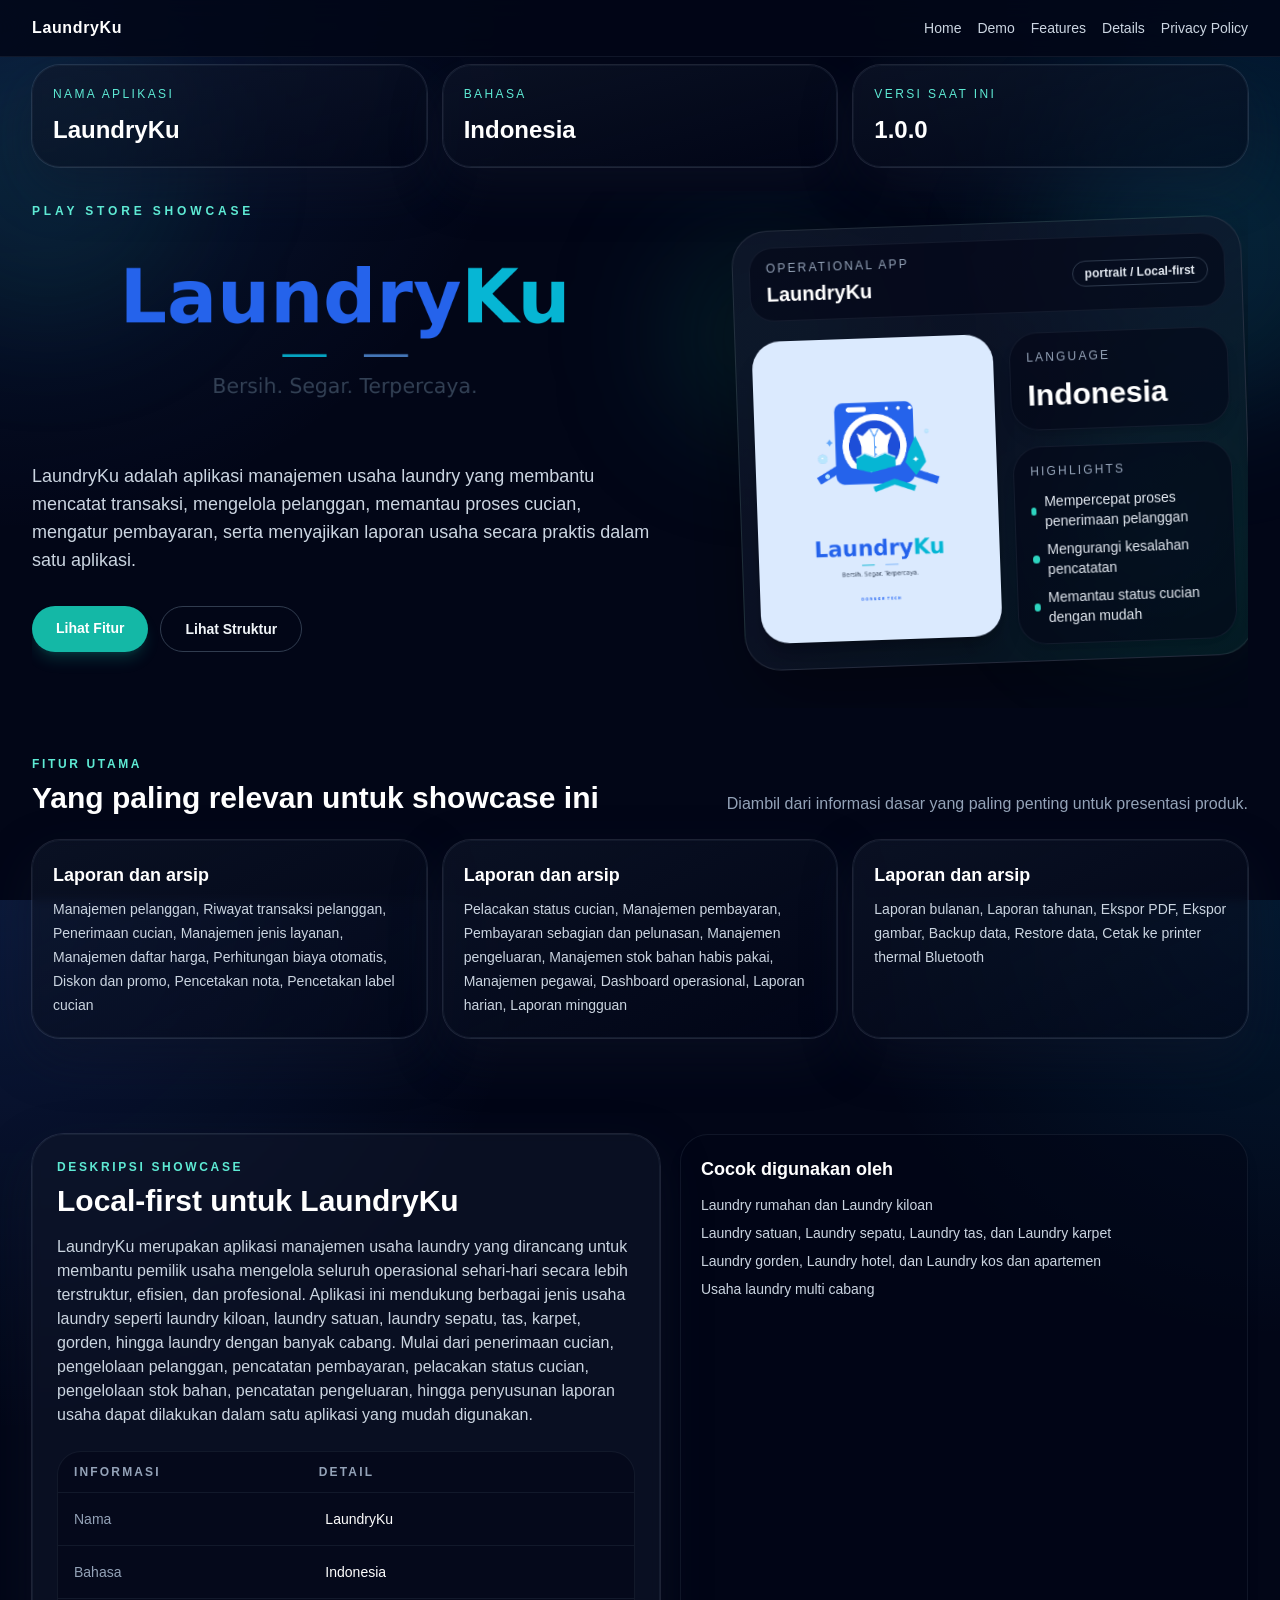
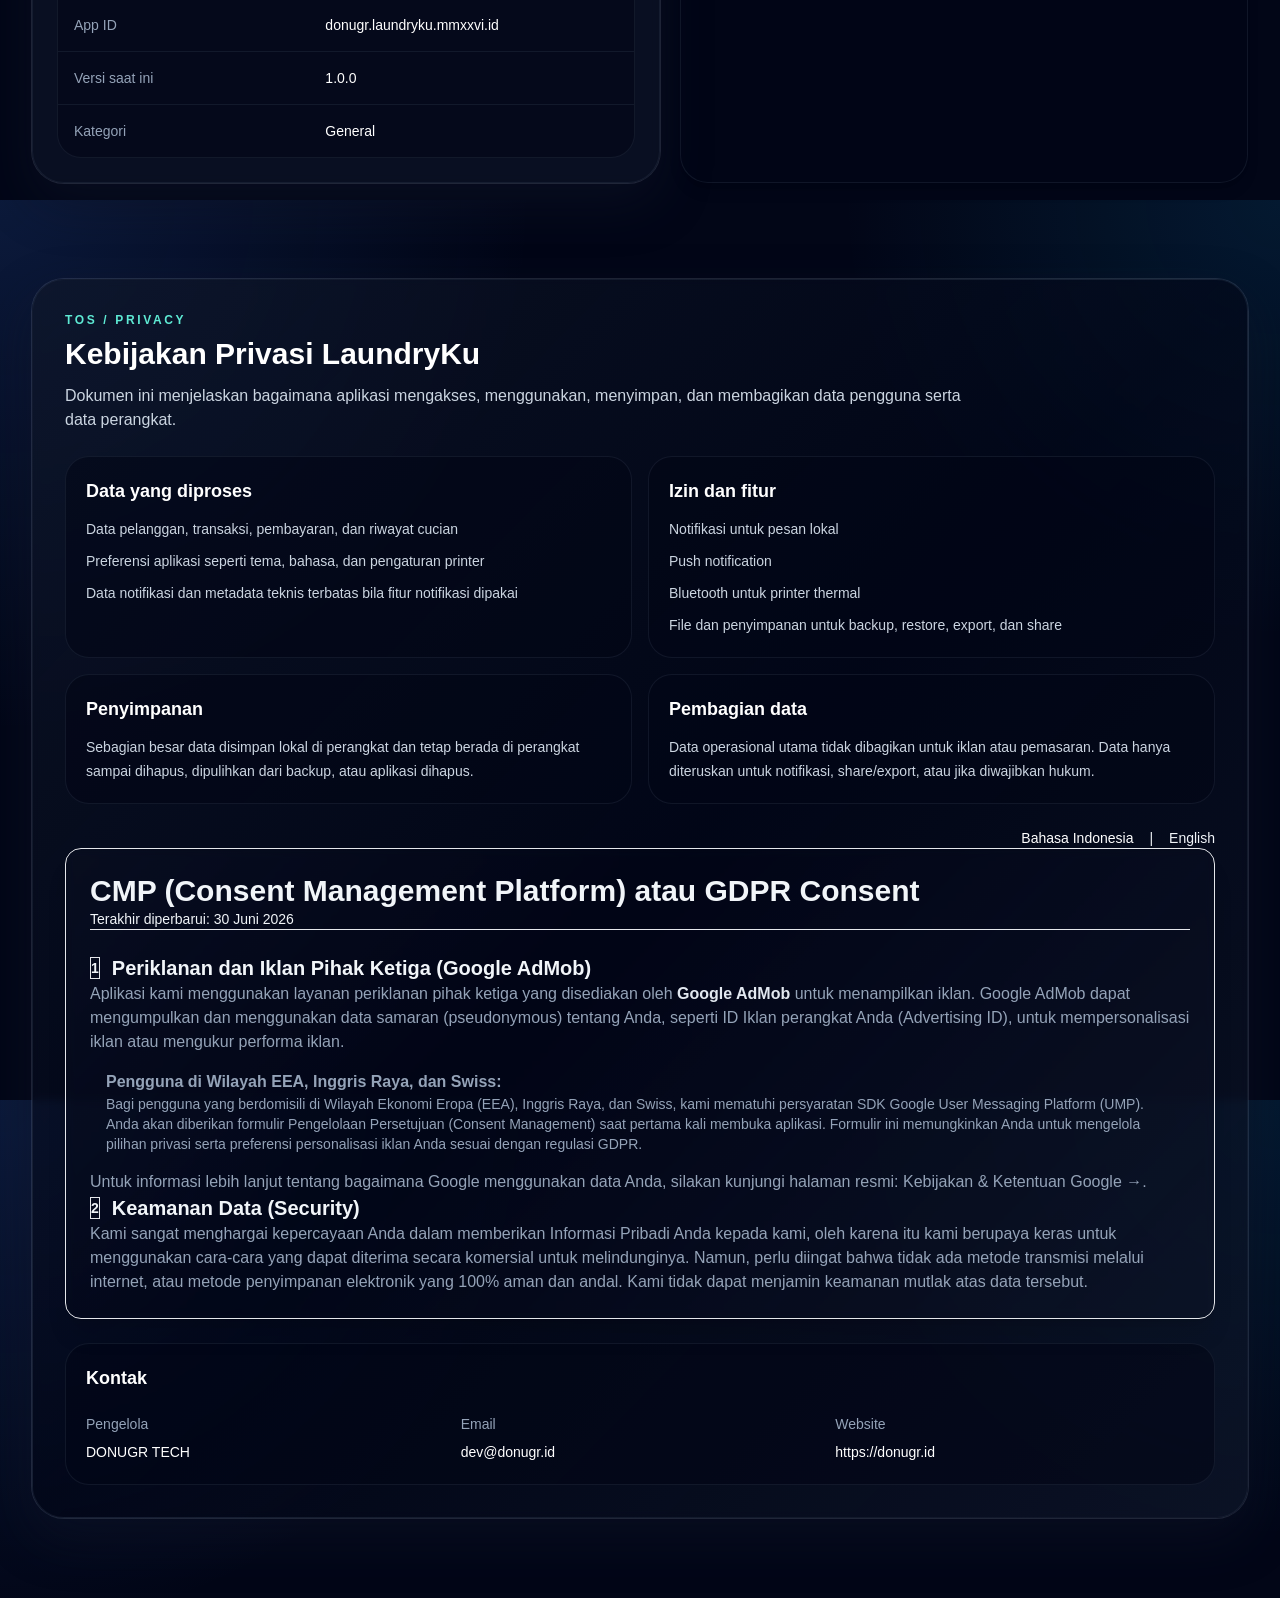
<file: donugr.laundryku.mmxxvi.id/index.html>
<!doctype html>
<html lang="id" class="h-full">
  <head>
    <meta charset="utf-8" />
    <meta name="viewport" content="width=device-width, initial-scale=1" />
    <title>LaundryKu | DONUGR TECH App Showcase</title>
    <meta
      name="description"
      content="LaundryKu adalah aplikasi manajemen usaha laundry yang membantu mencatat transaksi, mengelola pelanggan, memantau proses cucian, mengatur pembayaran, serta menyajikan laporan usaha secara praktis dalam satu aplikasi."
    />
    <meta name="robots" content="index, follow" />
    <link rel="canonical" href="https://donugr.github.io/appmobile/donugr.laundryku.mmxxvi.id/" />
    <link rel="icon" href="./favicon.ico" type="image/x-icon" />
    <link rel="icon" href="./favicon.png" type="image/png" />
    <link rel="apple-touch-icon" href="./favicon.png" />

    <meta property="og:type" content="website" />
    <meta property="og:title" content="LaundryKu | DONUGR TECH App Showcase" />
    <meta
      property="og:description"
      content="LaundryKu adalah aplikasi manajemen usaha laundry yang membantu mencatat transaksi, mengelola pelanggan, memantau proses cucian, mengatur pembayaran, serta menyajikan laporan usaha secara praktis dalam satu aplikasi."
    />
    <meta
      property="og:image"
      content="https://donugr.github.io/appmobile/donugr.laundryku.mmxxvi.id/showcase.png"
    />
    <meta property="og:url" content="https://donugr.github.io/appmobile/donugr.laundryku.mmxxvi.id/" />
    <meta property="og:site_name" content="DONUGR TECH - LaundryKu" />
    <meta property="og:locale" content="id_ID" />

    <meta name="twitter:card" content="summary_large_image" />
    <meta name="twitter:title" content="LaundryKu | DONUGR TECH App Showcase" />
    <meta
      name="twitter:description"
      content="LaundryKu adalah aplikasi manajemen usaha laundry yang membantu mencatat transaksi, mengelola pelanggan, memantau proses cucian, mengatur pembayaran, serta menyajikan laporan usaha secara praktis dalam satu aplikasi."
    />
    <meta
      name="twitter:image"
      content="https://donugr.github.io/appmobile/donugr.laundryku.mmxxvi.id/showcase.png"
    />
    <meta name="twitter:site" content="@donugrtech" />

    <link rel="alternate" hreflang="id" href="https://donugr.github.io/appmobile/donugr.laundryku.mmxxvi.id/" />
    <meta name="googlebot" content="index, follow, max-snippet:-1, max-image-preview:large, max-video-preview:-1" />
    <meta name="rating" content="General" />
    <meta http-equiv="X-UA-Compatible" content="IE=edge" />
    <meta name="referrer" content="no-referrer-when-downgrade" />
    <link rel="stylesheet" href="../styles.css" />
  </head>
  <body class="relative min-h-full overflow-x-hidden bg-slate-950 text-slate-100 antialiased">
    <div
      class="pointer-events-none absolute inset-0 -z-20 bg-[radial-gradient(circle_at_top_left,rgba(20,184,166,0.20),transparent_26%),radial-gradient(circle_at_80%_18%,rgba(45,212,191,0.12),transparent_22%),radial-gradient(circle_at_bottom_right,rgba(8,145,178,0.10),transparent_24%),linear-gradient(135deg,rgba(2,6,23,0.98)_0%,rgba(3,16,30,0.92)_45%,rgba(2,6,23,0.80)_100%)]"></div>
    <div class="pointer-events-none absolute -left-24 top-8 -z-10 h-72 w-72 rounded-full bg-teal-500/10 blur-3xl"></div>
    <div
      class="pointer-events-none absolute right-[-5rem] top-24 -z-10 h-80 w-80 rounded-full bg-cyan-400/10 blur-3xl"></div>

    <header class="sticky top-0 z-20 border-b border-slate-700/30 bg-slate-950/85 backdrop-blur-xl">
      <div class="flex w-full items-center justify-between gap-4 px-4 py-4 md:px-6 lg:px-8">
        <a class="min-w-0 truncate font-bold tracking-[0.04em] text-white transition hover:text-sky-300" href="#home">
          LaundryKu
        </a>
        <nav class="flex flex-wrap justify-end gap-x-4 gap-y-2 text-sm text-slate-300">
          <a class="transition hover:text-sky-300" href="#home">Home</a>
          <a class="transition hover:text-sky-300" href="#demo">Demo</a>
          <a class="transition hover:text-sky-300" href="#features">Features</a>
          <a class="transition hover:text-sky-300" href="#details">Details</a>
          <a class="transition hover:text-sky-300" href="#privacypolicy">Privacy Policy</a>
        </nav>
      </div>
    </header>

    <main class="w-full bg-transparent px-4 pb-4 pt-0 md:px-6 md:pb-6 md:pt-0 lg:px-8 lg:pb-8 lg:pt-0">
      <section id="home" class="pb-3 pt-1 md:pb-6 md:pt-2">
        <div class="grid gap-4 md:grid-cols-3">
          <article
            class="rounded-[1.75rem] border border-slate-700/30 bg-gradient-to-br from-slate-900/65 to-slate-950/50 p-5 shadow-glow backdrop-blur-sm">
            <p class="text-xs uppercase tracking-[0.2em] text-teal-300">Nama aplikasi</p>
            <div class="mt-3 text-2xl font-semibold text-white">LaundryKu</div>
          </article>
          <article
            class="rounded-[1.75rem] border border-slate-700/30 bg-gradient-to-br from-slate-900/65 to-slate-950/50 p-5 shadow-glow backdrop-blur-sm">
            <p class="text-xs uppercase tracking-[0.2em] text-teal-300">Bahasa</p>
            <div class="mt-3 text-2xl font-semibold text-white">Indonesia</div>
          </article>
          <article
            class="rounded-[1.75rem] border border-slate-700/30 bg-gradient-to-br from-slate-900/65 to-slate-950/50 p-5 shadow-glow backdrop-blur-sm">
            <p class="text-xs uppercase tracking-[0.2em] text-teal-300">Versi saat ini</p>
            <div class="mt-3 text-2xl font-semibold text-white">1.0.0</div>
          </article>
        </div>
      </section>

      <section id="demo" class="relative overflow-hidden pb-8 pt-1 md:pb-12 md:pt-2 lg:pb-14 lg:pt-3">
        <div class="grid items-center gap-10 lg:grid-cols-[1.08fr_0.92fr] lg:gap-14">
          <div class="max-w-3xl">
            <p class="text-xs font-semibold uppercase tracking-[0.32em] text-teal-300">Play Store Showcase</p>
            <img
                      class="h-6 w-auto object-contain"
                      src="./appname.png"
                      alt="LaundryKu"
             
                    />
             
            <p class="mt-2 max-w-2xl text-base leading-7 text-slate-300 md:text-lg">LaundryKu adalah aplikasi manajemen usaha laundry yang membantu mencatat transaksi, mengelola pelanggan, memantau proses cucian, mengatur pembayaran, serta menyajikan laporan usaha secara praktis dalam satu aplikasi.</p>

            <div class="mt-8 flex flex-wrap gap-3">
              <a
                class="rounded-full bg-teal-500 px-6 py-3 text-sm font-semibold text-white shadow-lg shadow-teal-500/20 transition hover:bg-teal-400"
                href="#features"
                >Lihat Fitur</a
              >
              <a
                class="rounded-full border border-slate-600/70 px-6 py-3 text-sm font-semibold text-slate-100 transition hover:border-teal-300 hover:bg-white/5 hover:text-teal-300"
                href="#details"
                >Lihat Struktur</a
              >
            </div>
          </div>

          <div class="relative lg:pl-6">
            <div class="absolute -left-10 top-10 h-44 w-44 rounded-full blur-3xl" style="background: #0f766e40"></div>
            <div class="absolute -right-4 bottom-6 h-52 w-52 rounded-full blur-3xl" style="background: #14b8a635"></div>
            <div
              class="relative overflow-hidden rounded-[2.25rem] border border-white/10 bg-gradient-to-br from-slate-900/80 via-slate-900/65 to-teal-950/45 p-4 shadow-[0_30px_80px_rgba(0,0,0,0.38)] backdrop-blur-sm lg:-rotate-2 lg:translate-y-4">
              <div
                class="flex items-center justify-between rounded-[1.5rem] border border-slate-700/30 bg-slate-950/60 px-4 py-3">
                <div>
                  <p class="text-xs uppercase tracking-[0.18em] text-slate-400">Operational app</p>
                  <div class="mt-1">
                    <h2 class="text-xl font-semibold text-white">LaundryKu</h2>
                  </div>
                </div>
                <div class="rounded-full border border-slate-600/60 px-3 py-1 text-xs font-semibold text-slate-200">
                  portrait / Local-first
                </div>
              </div>

              <div class="mt-5 grid gap-4 sm:grid-cols-[1.05fr_0.95fr]">
                <div
                  class="aspect-[4/5] overflow-hidden rounded-[1.75rem] bg-gradient-to-b from-slate-950 to-slate-900 shadow-xl shadow-black/20">
                  <img
                    class="h-full w-full object-cover"
                    src="./hero.png"
                    alt="LaundryKu"
                    onerror="if(!this.dataset.fallback){this.dataset.fallback='1';this.src='./hero.svg';}"
                  />
                </div>

                <div class="grid gap-4">
                    <div
                      class="rounded-[1.75rem] border border-slate-700/30 bg-slate-950/60 p-4 shadow-lg shadow-black/10">
                      <p class="text-xs uppercase tracking-[0.18em] text-slate-400">Language</p>
                        <div class="mt-3 text-3xl font-semibold text-white">Indonesia</div>

                    </div>
                    <div
                      class="rounded-[1.75rem] border border-slate-700/30 bg-slate-950/60 p-4 shadow-lg shadow-black/10">
                      <p class="text-xs uppercase tracking-[0.18em] text-slate-400">Highlights</p>

                        <ul class="mt-3 space-y-2 text-sm text-slate-200">
                            <li class="flex items-center gap-2">
                              <span class="inline-flex h-2 w-2 rounded-full bg-teal-400"></span>
                              <span>Mempercepat proses penerimaan pelanggan</span>
                            </li>
                            <li class="flex items-center gap-2">
                              <span class="inline-flex h-2 w-2 rounded-full bg-teal-400"></span>
                              <span>Mengurangi kesalahan pencatatan</span>
                            </li>
                            <li class="flex items-center gap-2">
                              <span class="inline-flex h-2 w-2 rounded-full bg-teal-400"></span>
                              <span>Memantau status cucian dengan mudah</span>
                            </li>
                        </ul>
                    </div>
                </div>
              </div>
            </div>
          </div>
        </div>
      </section>

      <section id="features" class="py-8 md:py-12">
        <div class="mb-6 flex flex-wrap items-end justify-between gap-4">
          <div>
            <p class="text-xs font-semibold uppercase tracking-[0.22em] text-teal-300">Fitur Utama</p>
            <h2 class="mt-2 text-2xl font-semibold text-white md:text-3xl">Yang paling relevan untuk showcase ini</h2>
          </div>
          <p class="max-w-xl text-sm leading-6 text-slate-400 md:text-base">Diambil dari informasi dasar yang paling penting untuk presentasi produk.</p>
        </div>

        <div class="grid gap-4 md:grid-cols-3">
            <article
              class="h-full rounded-[1.75rem] border border-slate-700/30 bg-gradient-to-br from-slate-900/65 to-slate-950/50 p-5 shadow-glow backdrop-blur-sm">
              <h3 class="text-lg font-semibold text-white">Laporan dan arsip</h3>
              <p class="mt-2 text-sm leading-6 text-slate-300">Manajemen pelanggan, Riwayat transaksi pelanggan, Penerimaan cucian, Manajemen jenis layanan, Manajemen daftar harga, Perhitungan biaya otomatis, Diskon dan promo, Pencetakan nota, Pencetakan label cucian</p>
            </article>
            <article
              class="h-full rounded-[1.75rem] border border-slate-700/30 bg-gradient-to-br from-slate-900/65 to-slate-950/50 p-5 shadow-glow backdrop-blur-sm">
              <h3 class="text-lg font-semibold text-white">Laporan dan arsip</h3>
              <p class="mt-2 text-sm leading-6 text-slate-300">Pelacakan status cucian, Manajemen pembayaran, Pembayaran sebagian dan pelunasan, Manajemen pengeluaran, Manajemen stok bahan habis pakai, Manajemen pegawai, Dashboard operasional, Laporan harian, Laporan mingguan</p>
            </article>
            <article
              class="h-full rounded-[1.75rem] border border-slate-700/30 bg-gradient-to-br from-slate-900/65 to-slate-950/50 p-5 shadow-glow backdrop-blur-sm">
              <h3 class="text-lg font-semibold text-white">Laporan dan arsip</h3>
              <p class="mt-2 text-sm leading-6 text-slate-300">Laporan bulanan, Laporan tahunan, Ekspor PDF, Ekspor gambar, Backup data, Restore data, Cetak ke printer thermal Bluetooth</p>
            </article>
        </div>
      </section>

      <section id="details" class="py-8 md:py-12">
        <div class="grid gap-5 lg:grid-cols-[1.05fr_0.95fr]">
          <div class="rounded-[2rem] border border-slate-700/30 bg-slate-900/60 p-6 shadow-glow backdrop-blur-sm">
            <p class="text-xs font-semibold uppercase tracking-[0.22em] text-teal-300">Deskripsi Showcase</p>
            <h2 class="mt-2 text-2xl font-semibold text-white md:text-3xl">Local-first untuk LaundryKu</h2>
            <p class="mt-4 max-w-3xl text-sm leading-7 text-slate-300 md:text-base">LaundryKu merupakan aplikasi manajemen usaha laundry yang dirancang untuk membantu pemilik usaha mengelola seluruh operasional sehari-hari secara lebih terstruktur, efisien, dan profesional. Aplikasi ini mendukung berbagai jenis usaha laundry seperti laundry kiloan, laundry satuan, laundry sepatu, tas, karpet, gorden, hingga laundry dengan banyak cabang. Mulai dari penerimaan cucian, pengelolaan pelanggan, pencatatan pembayaran, pelacakan status cucian, pengelolaan stok bahan, pencatatan pengeluaran, hingga penyusunan laporan usaha dapat dilakukan dalam satu aplikasi yang mudah digunakan.</p>

            <div class="mt-6 overflow-hidden rounded-[1.5rem] border border-slate-700/30 bg-slate-950/55">
              <div
                class="grid grid-cols-[0.9fr_1.1fr] border-b border-slate-700/30 px-4 py-3 text-xs font-semibold uppercase tracking-[0.18em] text-slate-400">
                <div>Informasi</div>
                <div>Detail</div>
              </div>
              <div class="divide-y divide-slate-700/30 text-sm">
                  <div class="grid grid-cols-[0.9fr_1.1fr] gap-3 px-4 py-4">
                    <div class="text-slate-400">Nama</div>
                    <div class="font-medium text-white">LaundryKu</div>
                  </div>
                  <div class="grid grid-cols-[0.9fr_1.1fr] gap-3 px-4 py-4">
                    <div class="text-slate-400">Bahasa</div>
                    <div class="font-medium text-white">Indonesia</div>
                  </div>
                  <div class="grid grid-cols-[0.9fr_1.1fr] gap-3 px-4 py-4">
                    <div class="text-slate-400">App ID</div>
                    <div class="font-medium text-white">donugr.laundryku.mmxxvi.id</div>
                  </div>
                  <div class="grid grid-cols-[0.9fr_1.1fr] gap-3 px-4 py-4">
                    <div class="text-slate-400">Versi saat ini</div>
                    <div class="font-medium text-white">1.0.0</div>
                  </div>
                  <div class="grid grid-cols-[0.9fr_1.1fr] gap-3 px-4 py-4">
                    <div class="text-slate-400">Kategori</div>
                    <div class="font-medium text-white">General</div>
                  </div>
              </div>
            </div>
          </div>

          <div class="grid gap-4">
            <article class="rounded-[1.75rem] border border-slate-700/30 bg-slate-950/55 p-5 shadow-lg shadow-black/10">
              <h3 class="text-lg font-semibold text-white">Cocok digunakan oleh</h3>
              <ul class="mt-3 space-y-2 text-sm text-slate-300">
                  <li>Laundry rumahan dan Laundry kiloan</li>
                  <li>Laundry satuan, Laundry sepatu, Laundry tas, dan Laundry karpet</li>
                  <li>Laundry gorden, Laundry hotel, dan Laundry kos dan apartemen</li>
                  <li>Usaha laundry multi cabang</li>
              </ul>
            </article>
          </div>
        </div>
      </section>

      <section id="privacypolicy" class="py-8 md:py-12">
        <div
          class="rounded-[2rem] border border-slate-700/30 bg-gradient-to-br from-slate-900/70 via-slate-950/60 to-slate-900/70 p-6 shadow-glow backdrop-blur-sm md:p-8">
          <p class="text-xs font-semibold uppercase tracking-[0.22em] text-teal-300">ToS / Privacy</p>
          <h2 class="mt-2 text-2xl font-semibold text-white md:text-3xl">Kebijakan Privasi LaundryKu</h2>
          <p class="mt-3 max-w-4xl text-sm leading-7 text-slate-300 md:text-base">Dokumen ini menjelaskan bagaimana aplikasi mengakses, menggunakan, menyimpan, dan membagikan data pengguna serta data perangkat.</p>

          <div class="mt-6 grid gap-4 md:grid-cols-2">
              <article class="rounded-[1.5rem] border border-slate-700/30 bg-slate-950/55 p-5">
                <h3 class="text-lg font-semibold text-white">Data yang diproses</h3>
                  <ul class="mt-3 space-y-2 text-sm leading-6 text-slate-300">
                      <li>Data pelanggan, transaksi, pembayaran, dan riwayat cucian</li>
                      <li>Preferensi aplikasi seperti tema, bahasa, dan pengaturan printer</li>
                      <li>Data notifikasi dan metadata teknis terbatas bila fitur notifikasi dipakai</li>
                  </ul>
              </article>
              <article class="rounded-[1.5rem] border border-slate-700/30 bg-slate-950/55 p-5">
                <h3 class="text-lg font-semibold text-white">Izin dan fitur</h3>
                  <ul class="mt-3 space-y-2 text-sm leading-6 text-slate-300">
                      <li>Notifikasi untuk pesan lokal</li>
                      <li>Push notification</li>
                      <li>Bluetooth untuk printer thermal</li>
                      <li>File dan penyimpanan untuk backup, restore, export, dan share</li>
                  </ul>
              </article>
              <article class="rounded-[1.5rem] border border-slate-700/30 bg-slate-950/55 p-5">
                <h3 class="text-lg font-semibold text-white">Penyimpanan</h3>
                  <p class="mt-3 text-sm leading-6 text-slate-300">Sebagian besar data disimpan lokal di perangkat dan tetap berada di perangkat sampai dihapus, dipulihkan dari backup, atau aplikasi dihapus.</p>
              </article>
              <article class="rounded-[1.5rem] border border-slate-700/30 bg-slate-950/55 p-5">
                <h3 class="text-lg font-semibold text-white">Pembagian data</h3>
                  <p class="mt-3 text-sm leading-6 text-slate-300">Data operasional utama tidak dibagikan untuk iklan atau pemasaran. Data hanya diteruskan untuk notifikasi, share/export, atau jika diwajibkan hukum.</p>
              </article>
          </div>

          <div class="mt-6">
            <div class="mb-8 flex justify-end gap-4 text-sm">
                <a
                  href="#id"
                  data-language-toggle="id"
                  class="font-medium text-blue-400 transition-colors hover:text-blue-300"
                  >Bahasa Indonesia</a
                >
                <span class="text-slate-700">|</span>
                <a
                  href="#en"
                  data-language-toggle="en"
                  class="font-medium text-blue-400 transition-colors hover:text-blue-300"
                  >English</a
                >
            </div>
            <section id="id" class="bg-slate-900/50 backdrop-blur-sm rounded-2xl shadow-xl border border-slate-800 p-6 md:p-10 mb-12 scroll-mt-6">
            <div class="border-b border-slate-800 pb-6 mb-6">
                <h1 class="text-2xl md:text-3xl font-bold text-slate-100 mb-2">CMP (Consent Management Platform) atau GDPR Consent</h1>
                <p class="text-sm text-slate-500">Terakhir diperbarui: 30 Juni 2026</p>
            </div>

            <!-- Bagian 2 -->
            <div class="mb-8">
                <h2 class="text-xl font-semibold text-slate-100 mb-4 flex items-center gap-3">
                    <span class="flex items-center justify-center w-8 h-8 rounded-lg bg-blue-500/10 border border-blue-500/20 text-blue-400 text-sm font-bold">1</span>
                    Periklanan dan Iklan Pihak Ketiga (Google AdMob)
                </h2>
                <div class="space-y-4 pl-11 text-slate-400 leading-relaxed text-justify">
                    <p>
                        Aplikasi kami menggunakan layanan periklanan pihak ketiga yang disediakan oleh <strong class="text-slate-200 font-semibold">Google AdMob</strong> untuk menampilkan iklan. Google AdMob dapat mengumpulkan dan menggunakan data samaran (pseudonymous) tentang Anda, seperti ID Iklan perangkat Anda (Advertising ID), untuk mempersonalisasi iklan atau mengukur performa iklan.
                    </p>
                    <div class="bg-amber-500/5 border-l-4 border-amber-500/50 p-4 rounded-r-xl my-4 border-y border-r border-amber-500/10">
                        <strong class="text-amber-400 block mb-1 font-semibold">Pengguna di Wilayah EEA, Inggris Raya, dan Swiss:</strong>
                        <p class="text-sm text-amber-500/90">
                            Bagi pengguna yang berdomisili di Wilayah Ekonomi Eropa (EEA), Inggris Raya, dan Swiss, kami mematuhi persyaratan SDK Google User Messaging Platform (UMP). Anda akan diberikan formulir Pengelolaan Persetujuan (Consent Management) saat pertama kali membuka aplikasi. Formulir ini memungkinkan Anda untuk mengelola pilihan privasi serta preferensi personalisasi iklan Anda sesuai dengan regulasi GDPR.
                        </p>
                    </div>
                    <p>
                        Untuk informasi lebih lanjut tentang bagaimana Google menggunakan data Anda, silakan kunjungi halaman resmi: 
                        <a href="https://policies.google.com/technologies/ads" target="_blank" rel="noopener noreferrer" class="text-blue-400 hover:text-blue-300 underline underline-offset-4 decoration-blue-500/30 hover:decoration-blue-400 inline-flex items-center gap-1 transition-colors">Kebijakan & Ketentuan Google &rarr;</a>.
                    </p>
                </div>
            </div>

            <!-- Bagian 3 -->
            <div>
                <h2 class="text-xl font-semibold text-slate-100 mb-4 flex items-center gap-3">
                    <span class="flex items-center justify-center w-8 h-8 rounded-lg bg-blue-500/10 border border-blue-500/20 text-blue-400 text-sm font-bold">2</span>
                    Keamanan Data (Security)
                </h2>
                <div class="pl-11 text-slate-400 leading-relaxed text-justify">
                    <p>
                        Kami sangat menghargai kepercayaan Anda dalam memberikan Informasi Pribadi Anda kepada kami, oleh karena itu kami berupaya keras untuk menggunakan cara-cara yang dapat diterima secara komersial untuk melindunginya. Namun, perlu diingat bahwa tidak ada metode transmisi melalui internet, atau metode penyimpanan elektronik yang 100% aman dan andal. Kami tidak dapat menjamin keamanan mutlak atas data tersebut.
                    </p>
                </div>
            </div>
        </section>

        <!-- ========================================== -->
        <!-- ENGLISH VERSION -->
        <!-- ========================================== -->
        <section
          id="en"
          style="display: none"
          class="bg-slate-900/50 backdrop-blur-sm rounded-2xl shadow-xl border border-slate-800 p-6 md:p-10 scroll-mt-6">
            <div class="border-b border-slate-800 pb-6 mb-6">
                <h1 class="text-2xl md:text-3xl font-bold text-slate-100 mb-2">CMP (Consent Management Platform) or GDPR Consent</h1>
                <p class="text-sm text-slate-500">Last updated: June 30, 2026</p>
            </div>

            <!-- Section 2 -->
            <div class="mb-8">
                <h2 class="text-xl font-semibold text-slate-100 mb-4 flex items-center gap-3">
                    <span class="flex items-center justify-center w-8 h-8 rounded-lg bg-blue-500/10 border border-blue-500/20 text-blue-400 text-sm font-bold">1</span>
                    Advertising and Third-Party Ads (Google AdMob)
                </h2>
                <div class="space-y-4 pl-11 text-slate-400 leading-relaxed text-justify">
                    <p>
                        Our applications use third-party advertising services provided by <strong class="text-slate-200 font-semibold">Google AdMob</strong> to serve advertisements. Google AdMob may collect and use pseudonymous data about you, such as your device's advertising ID, to personalize ads or measure ad performance.
                    </p>
                    <div class="bg-blue-500/5 border-l-4 border-blue-500/50 p-4 rounded-r-xl my-4 border-y border-r border-blue-500/10">
                        <strong class="text-blue-400 block mb-1 font-semibold">Users in the EEA, UK, and Switzerland:</strong>
                        <p class="text-sm text-blue-400/90">
                            For users residing in the European Economic Area (EEA), United Kingdom, and Switzerland, we comply with the Google User Messaging Platform (UMP) SDK requirements. You will be presented with a Consent Management form upon opening the app, allowing you to manage your privacy choices and ad personalization preferences in compliance with GDPR.
                        </p>
                    </div>
                    <p>
                        You can learn more about how Google uses your data by visiting: 
                        <a href="https://policies.google.com/technologies/ads" target="_blank" rel="noopener noreferrer" class="text-blue-400 hover:text-blue-300 underline underline-offset-4 decoration-blue-500/30 hover:decoration-blue-400 inline-flex items-center gap-1 transition-colors">Google’s Privacy & Terms &rarr;</a>.
                    </p>
                </div>
            </div>

            <!-- Section 3 -->
            <div>
                <h2 class="text-xl font-semibold text-slate-100 mb-4 flex items-center gap-3">
                    <span class="flex items-center justify-center w-8 h-8 rounded-lg bg-blue-500/10 border border-blue-500/20 text-blue-400 text-sm font-bold">2</span>
                    Data Security
                </h2>
                <div class="pl-11 text-slate-400 leading-relaxed text-justify">
                    <p>
                        We value your trust in providing us your Personal Information, thus we are striving to use commercially acceptable means of protecting it. But remember that no method of transmission over the internet, or method of electronic storage is 100% secure and reliable, and we cannot guarantee its absolute security.
                    </p>
                </div>
            </div>
        </section>
          </div>

          <div class="mt-6">
            <article class="rounded-[1.5rem] border border-slate-700/30 bg-slate-950/55 p-5">
              <h3 class="text-lg font-semibold text-white">Kontak</h3>
              <dl class="mt-5 grid gap-4 md:grid-cols-3 text-sm leading-6 text-slate-300">
                <div>
                  <dt class="text-slate-400">Pengelola</dt>
                  <dd class="mt-1 font-medium text-white">DONUGR TECH</dd>
                </div>
                <div>
                  <dt class="text-slate-400">Email</dt>
                  <dd class="mt-1 font-medium text-white">dev@donugr.id</dd>
                </div>
                <div>
                  <dt class="text-slate-400">Website</dt>
                  <dd class="mt-1 font-medium text-white">https://donugr.id</dd>
                </div>
              </dl>
            </article>
          </div>
        </div>
      </section>
    </main>
    <script>
      (function () {
        const sections = {
          id: document.getElementById("id"),
          en: document.getElementById("en"),
        };
        const toggleLinks = Array.from(document.querySelectorAll("[data-language-toggle]"));

        function setActiveLanguage(language) {
          const nextLanguage = language === "en" ? "en" : "id";

          Object.entries(sections).forEach(([key, section]) => {
            if (!section) {
              return;
            }

            section.style.display = key === nextLanguage ? "" : "none";
          });

          toggleLinks.forEach((link) => {
            const isActive = link.dataset.languageToggle === nextLanguage;
            link.classList.toggle("text-white", isActive);
            link.classList.toggle("text-blue-400", !isActive);
          });
        }

        function syncLanguageFromHash() {
          const hash = window.location.hash.replace("#", "");
          setActiveLanguage(hash === "en" ? "en" : "id");
        }

        toggleLinks.forEach((link) => {
          link.addEventListener("click", function () {
            setActiveLanguage(this.dataset.languageToggle);
          });
        });

        window.addEventListener("hashchange", syncLanguageFromHash);
        syncLanguageFromHash();
      })();
    </script>
  </body>
</html>
</file>
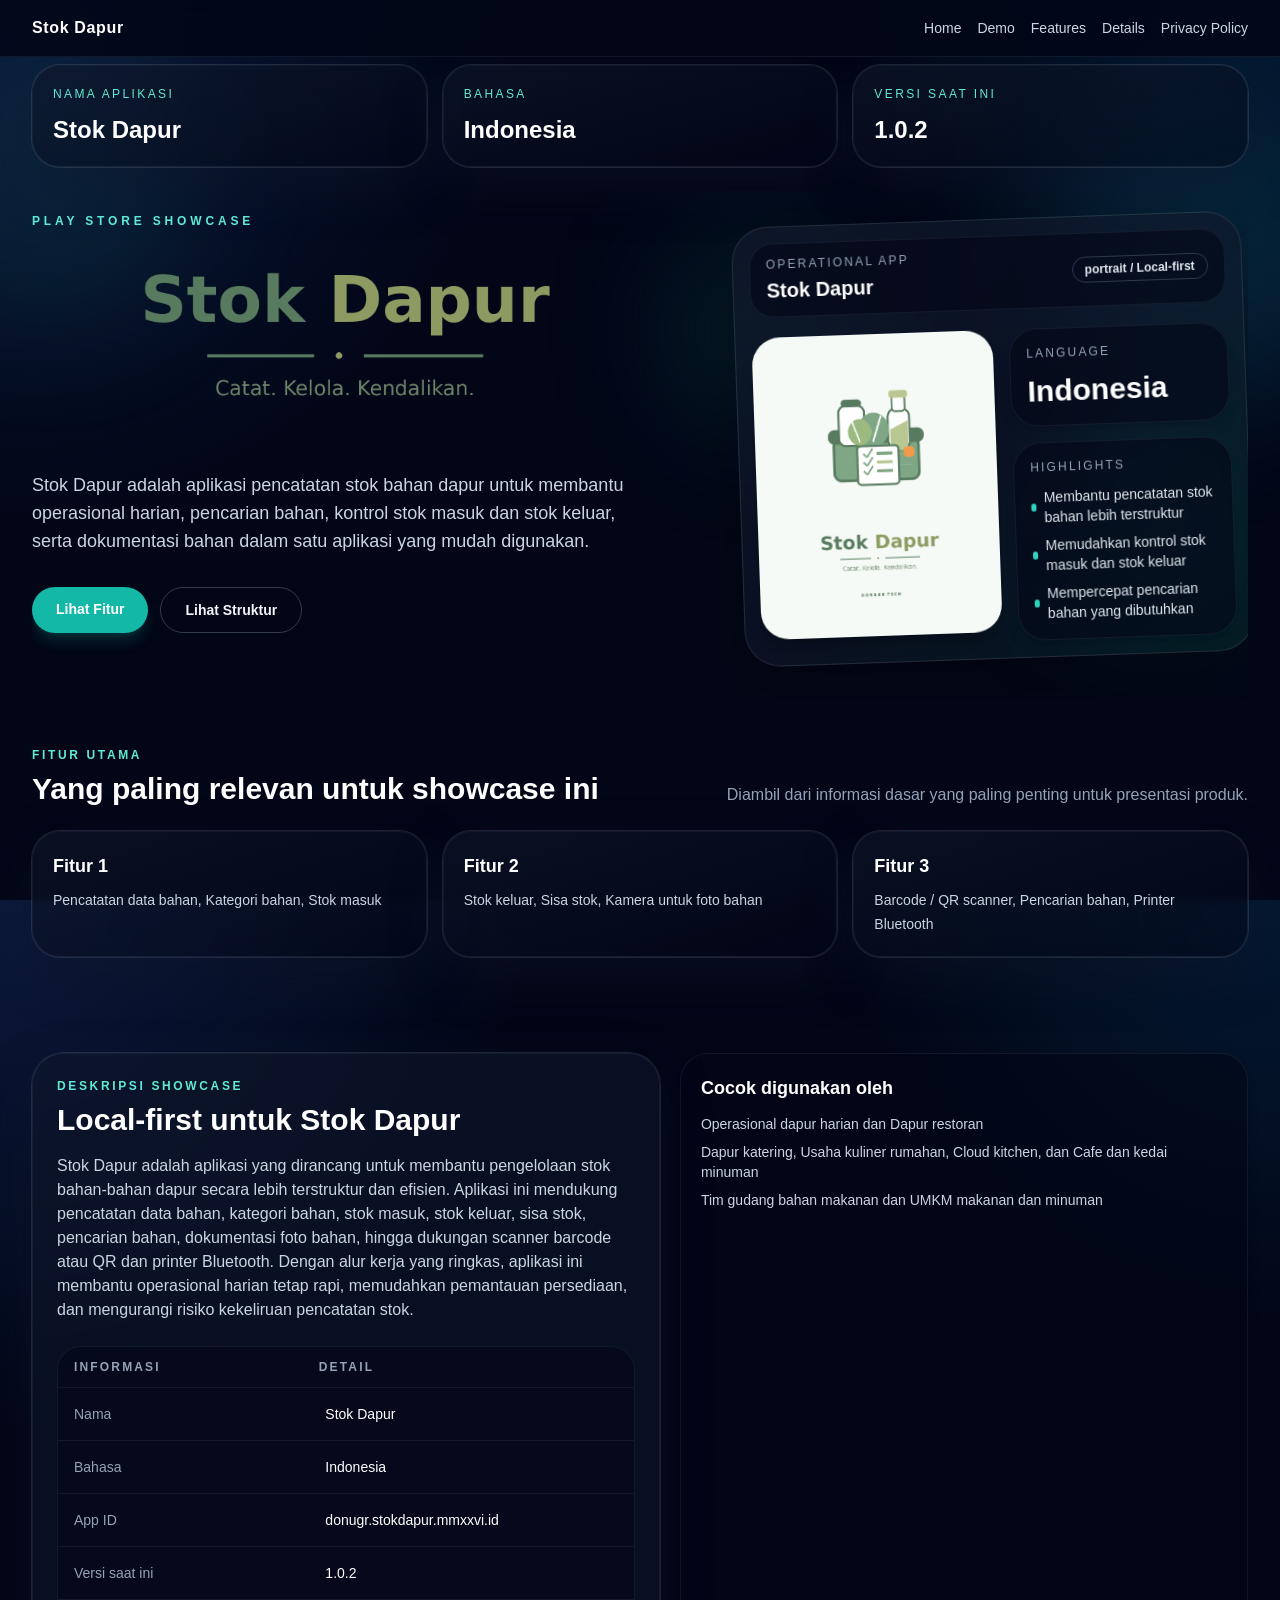
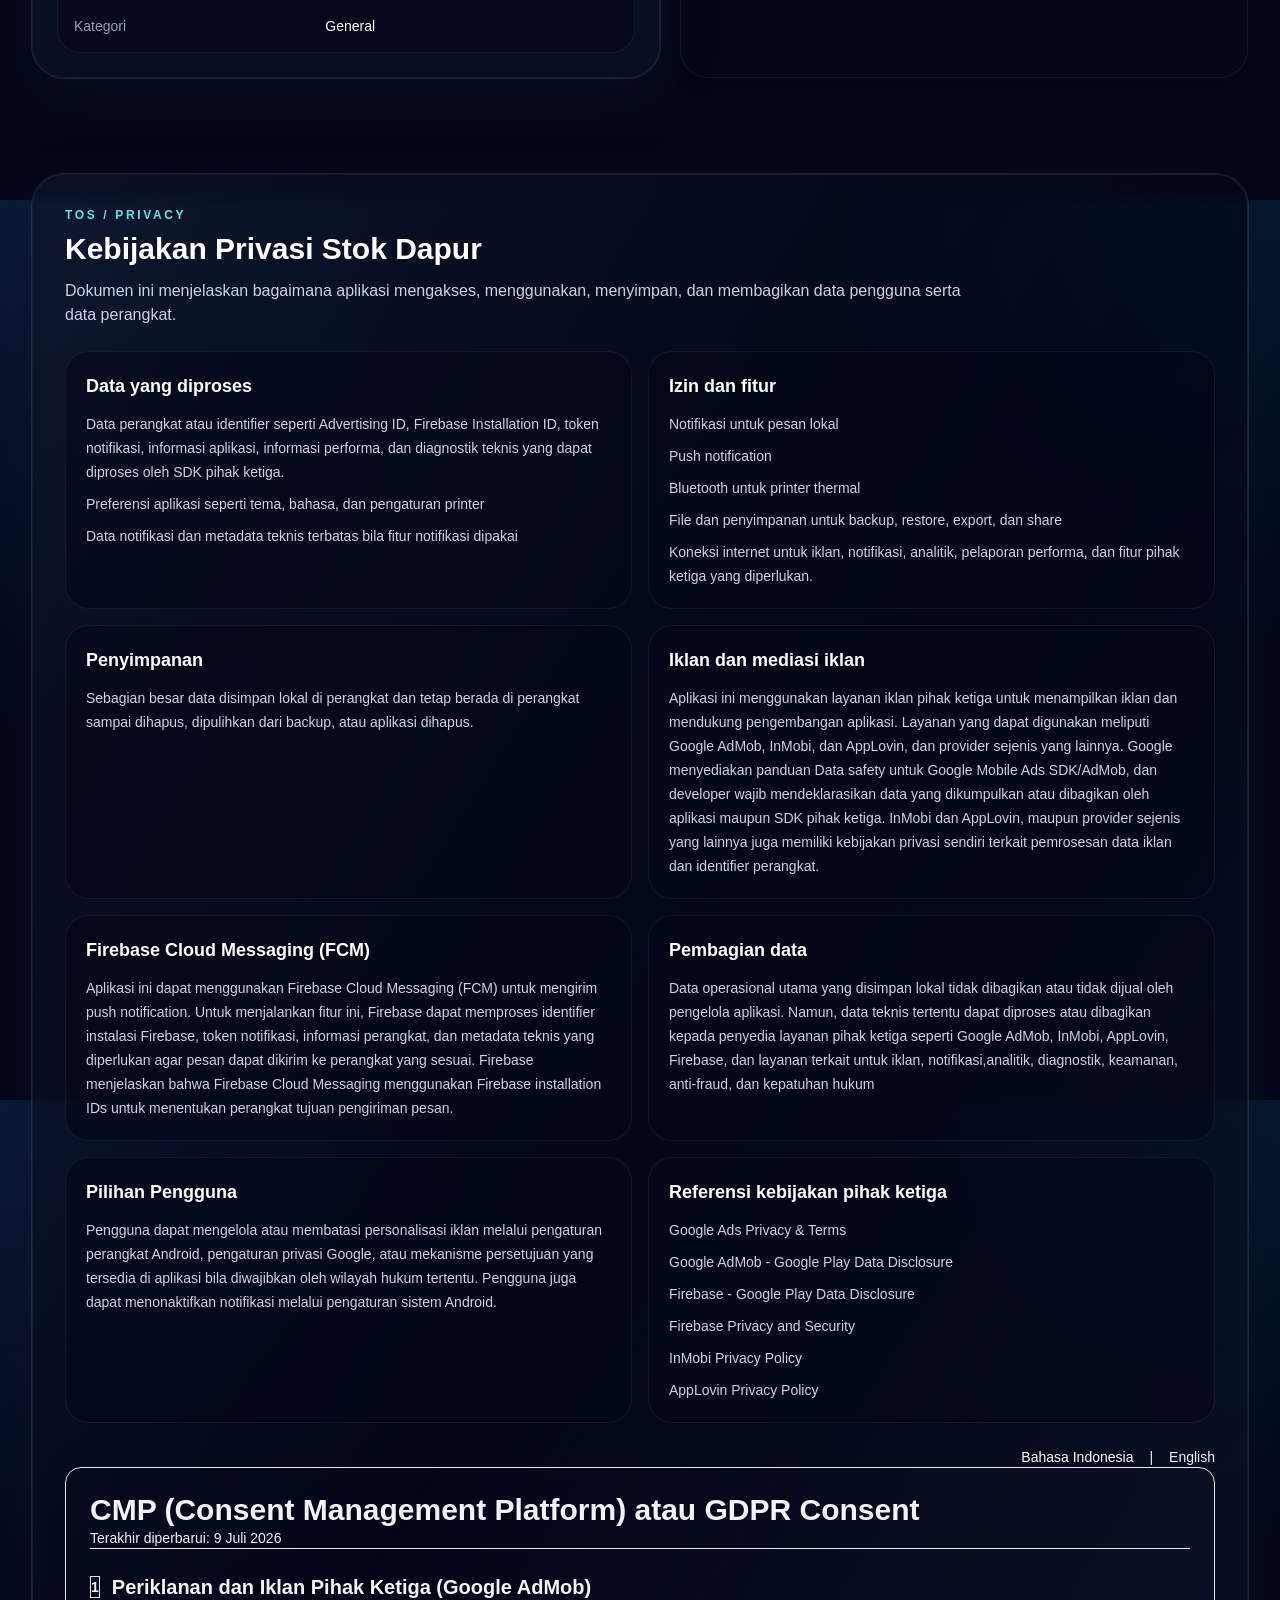
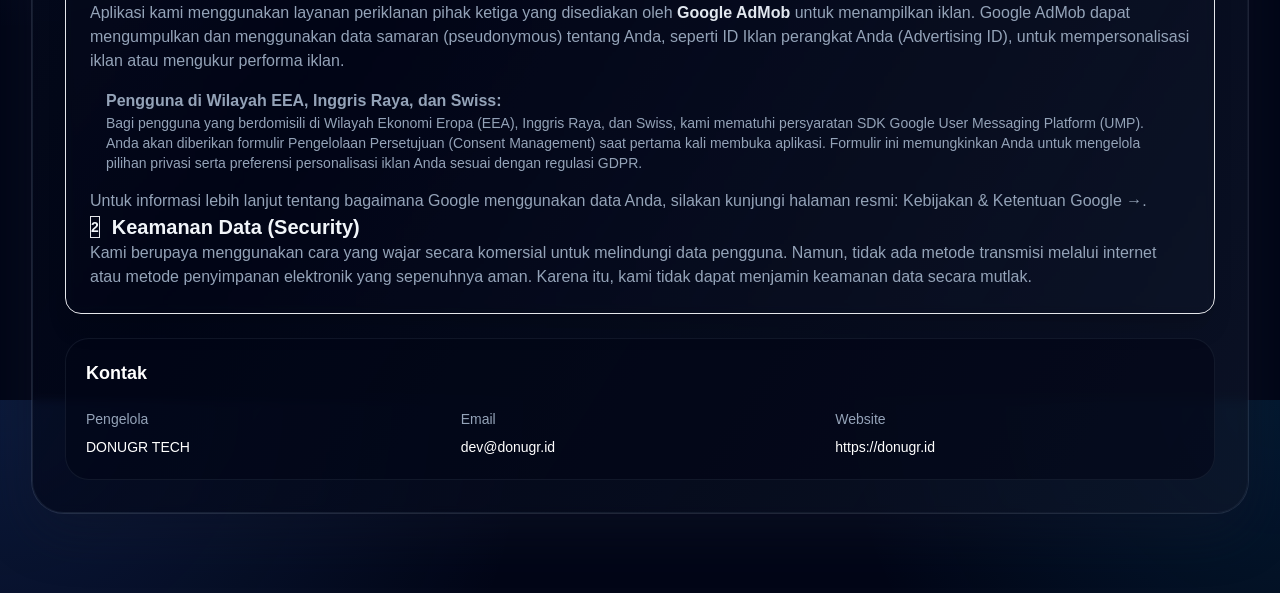
<file: donugr.stokdapur.mmxxvi.id/index.html>
<!doctype html>
<html lang="id" class="h-full">
  <head>
    <meta charset="utf-8" />
    <meta name="viewport" content="width=device-width, initial-scale=1" />
    <meta http-equiv="Cache-Control" content="no-cache, no-store, must-revalidate">
    <meta http-equiv="Pragma" content="no-cache">
    <meta http-equiv="Expires" content="0">
    <title>Stok Dapur | DONUGR TECH App Showcase</title>
    <meta
      name="description"
      content="Stok Dapur adalah aplikasi pencatatan stok bahan dapur untuk membantu operasional harian, pencarian bahan, kontrol stok masuk dan stok keluar, serta dokumentasi bahan dalam satu aplikasi yang mudah digunakan."
    />
    <meta name="robots" content="index, follow" />
    <link rel="canonical" href="https://donugr.github.io/donugr.stokdapur.mmxxvi.id/" />
    <link rel="icon" href="./favicon.ico" type="image/x-icon" />
    <link rel="icon" href="./favicon.png" type="image/png" />
    <link rel="apple-touch-icon" href="./favicon.png" />

    <meta property="og:type" content="website" />
    <meta property="og:title" content="Stok Dapur | DONUGR TECH App Showcase" />
    <meta
      property="og:description"
      content="Stok Dapur adalah aplikasi pencatatan stok bahan dapur untuk membantu operasional harian, pencarian bahan, kontrol stok masuk dan stok keluar, serta dokumentasi bahan dalam satu aplikasi yang mudah digunakan."
    />
    <meta
      property="og:image"
      content="https://donugr.github.io/donugr.stokdapur.mmxxvi.id/showcase.png"
    />
    <meta property="og:url" content="https://donugr.github.io/donugr.stokdapur.mmxxvi.id/" />
    <meta property="og:site_name" content="DONUGR TECH - Stok Dapur" />
    <meta property="og:locale" content="id_ID" />

    <meta name="twitter:card" content="summary_large_image" />
    <meta name="twitter:title" content="Stok Dapur | DONUGR TECH App Showcase" />
    <meta
      name="twitter:description"
      content="Stok Dapur adalah aplikasi pencatatan stok bahan dapur untuk membantu operasional harian, pencarian bahan, kontrol stok masuk dan stok keluar, serta dokumentasi bahan dalam satu aplikasi yang mudah digunakan."
    />
    <meta
      name="twitter:image"
      content="https://donugr.github.io/donugr.stokdapur.mmxxvi.id/showcase.png"
    />
    <meta name="twitter:site" content="@donugrtech" />

    <link rel="alternate" hreflang="id" href="https://donugr.github.io/donugr.stokdapur.mmxxvi.id/" />
    <meta name="googlebot" content="index, follow, max-snippet:-1, max-image-preview:large, max-video-preview:-1" />
    <meta name="rating" content="General" />
    <meta http-equiv="X-UA-Compatible" content="IE=edge" />
    <meta name="referrer" content="no-referrer-when-downgrade" />
    <link rel="stylesheet" href="../styles.css" />
  </head>
  <body class="relative min-h-full overflow-x-hidden bg-slate-950 text-slate-100 antialiased">
    <div
      class="pointer-events-none absolute inset-0 -z-20 bg-[radial-gradient(circle_at_top_left,rgba(20,184,166,0.20),transparent_26%),radial-gradient(circle_at_80%_18%,rgba(45,212,191,0.12),transparent_22%),radial-gradient(circle_at_bottom_right,rgba(8,145,178,0.10),transparent_24%),linear-gradient(135deg,rgba(2,6,23,0.98)_0%,rgba(3,16,30,0.92)_45%,rgba(2,6,23,0.80)_100%)]"></div>
    <div class="pointer-events-none absolute -left-24 top-8 -z-10 h-72 w-72 rounded-full bg-teal-500/10 blur-3xl"></div>
    <div
      class="pointer-events-none absolute right-[-5rem] top-24 -z-10 h-80 w-80 rounded-full bg-cyan-400/10 blur-3xl"></div>

    <header class="sticky top-0 z-20 border-b border-slate-700/30 bg-slate-950/85 backdrop-blur-xl">
      <div class="flex w-full items-center justify-between gap-4 px-4 py-4 md:px-6 lg:px-8">
        <a class="min-w-0 truncate font-bold tracking-[0.04em] text-white transition hover:text-sky-300" href="#home">
          Stok Dapur
        </a>
        <nav class="flex flex-wrap justify-end gap-x-4 gap-y-2 text-sm text-slate-300">
          <a class="transition hover:text-sky-300" href="#home">Home</a>
          <a class="transition hover:text-sky-300" href="#demo">Demo</a>
          <a class="transition hover:text-sky-300" href="#features">Features</a>
          <a class="transition hover:text-sky-300" href="#details">Details</a>
          <a class="transition hover:text-sky-300" href="#privacypolicy">Privacy Policy</a>
        </nav>
      </div>
    </header>

    <main class="w-full bg-transparent px-4 pb-4 pt-0 md:px-6 md:pb-6 md:pt-0 lg:px-8 lg:pb-8 lg:pt-0">
      <section id="home" class="pb-3 pt-1 md:pb-6 md:pt-2">
        <div class="grid gap-4 md:grid-cols-3">
          <article
            class="rounded-[1.75rem] border border-slate-700/30 bg-gradient-to-br from-slate-900/65 to-slate-950/50 p-5 shadow-glow backdrop-blur-sm">
            <p class="text-xs uppercase tracking-[0.2em] text-teal-300">Nama aplikasi</p>
            <div class="mt-3 text-2xl font-semibold text-white">Stok Dapur</div>
          </article>
          <article
            class="rounded-[1.75rem] border border-slate-700/30 bg-gradient-to-br from-slate-900/65 to-slate-950/50 p-5 shadow-glow backdrop-blur-sm">
            <p class="text-xs uppercase tracking-[0.2em] text-teal-300">Bahasa</p>
            <div class="mt-3 text-2xl font-semibold text-white">Indonesia</div>
          </article>
          <article
            class="rounded-[1.75rem] border border-slate-700/30 bg-gradient-to-br from-slate-900/65 to-slate-950/50 p-5 shadow-glow backdrop-blur-sm">
            <p class="text-xs uppercase tracking-[0.2em] text-teal-300">Versi saat ini</p>
            <div class="mt-3 text-2xl font-semibold text-white">1.0.2</div>
          </article>
        </div>
      </section>

      <section id="demo" class="relative overflow-hidden pb-8 pt-1 md:pb-12 md:pt-2 lg:pb-14 lg:pt-3">
        <div class="grid items-center gap-10 lg:grid-cols-[1.08fr_0.92fr] lg:gap-14">
          <div class="max-w-3xl">
            <p class="text-xs font-semibold uppercase tracking-[0.32em] text-teal-300">Play Store Showcase</p>
            <img
                      class="h-6 w-auto object-contain"
                      src="./appname.png"
                      alt="Stok Dapur"
             
                    />
             
            <p class="mt-2 max-w-2xl text-base leading-7 text-slate-300 md:text-lg">Stok Dapur adalah aplikasi pencatatan stok bahan dapur untuk membantu operasional harian, pencarian bahan, kontrol stok masuk dan stok keluar, serta dokumentasi bahan dalam satu aplikasi yang mudah digunakan.</p>

            <div class="mt-8 flex flex-wrap gap-3">
              <a
                class="rounded-full bg-teal-500 px-6 py-3 text-sm font-semibold text-white shadow-lg shadow-teal-500/20 transition hover:bg-teal-400"
                href="#features"
                >Lihat Fitur</a
              >
              <a
                class="rounded-full border border-slate-600/70 px-6 py-3 text-sm font-semibold text-slate-100 transition hover:border-teal-300 hover:bg-white/5 hover:text-teal-300"
                href="#details"
                >Lihat Struktur</a
              >
            </div>
          </div>

          <div class="relative lg:pl-6">
            <div class="absolute -left-10 top-10 h-44 w-44 rounded-full blur-3xl" style="background: #0f766e40"></div>
            <div class="absolute -right-4 bottom-6 h-52 w-52 rounded-full blur-3xl" style="background: #14b8a635"></div>
            <div
              class="relative overflow-hidden rounded-[2.25rem] border border-white/10 bg-gradient-to-br from-slate-900/80 via-slate-900/65 to-teal-950/45 p-4 shadow-[0_30px_80px_rgba(0,0,0,0.38)] backdrop-blur-sm lg:-rotate-2 lg:translate-y-4">
              <div
                class="flex items-center justify-between rounded-[1.5rem] border border-slate-700/30 bg-slate-950/60 px-4 py-3">
                <div>
                  <p class="text-xs uppercase tracking-[0.18em] text-slate-400">Operational app</p>
                  <div class="mt-1">
                    <h2 class="text-xl font-semibold text-white">Stok Dapur</h2>
                  </div>
                </div>
                <div class="rounded-full border border-slate-600/60 px-3 py-1 text-xs font-semibold text-slate-200">
                  portrait / Local-first
                </div>
              </div>

              <div class="mt-5 grid gap-4 sm:grid-cols-[1.05fr_0.95fr]">
                <div
                  class="aspect-[4/5] overflow-hidden rounded-[1.75rem] bg-gradient-to-b from-slate-950 to-slate-900 shadow-xl shadow-black/20">
                  <img
                    class="h-full w-full object-cover"
                    src="./hero.png"
                    alt="Stok Dapur"
                    onerror="if(!this.dataset.fallback){this.dataset.fallback='1';this.src='./hero.svg';}"
                  />
                </div>

                <div class="grid gap-4">
                    <div
                      class="rounded-[1.75rem] border border-slate-700/30 bg-slate-950/60 p-4 shadow-lg shadow-black/10">
                      <p class="text-xs uppercase tracking-[0.18em] text-slate-400">Language</p>
                        <div class="mt-3 text-3xl font-semibold text-white">Indonesia</div>

                    </div>
                    <div
                      class="rounded-[1.75rem] border border-slate-700/30 bg-slate-950/60 p-4 shadow-lg shadow-black/10">
                      <p class="text-xs uppercase tracking-[0.18em] text-slate-400">Highlights</p>

                        <ul class="mt-3 space-y-2 text-sm text-slate-200">
                            <li class="flex items-center gap-2">
                              <span class="inline-flex h-2 w-2 rounded-full bg-teal-400"></span>
                              <span>Membantu pencatatan stok bahan lebih terstruktur</span>
                            </li>
                            <li class="flex items-center gap-2">
                              <span class="inline-flex h-2 w-2 rounded-full bg-teal-400"></span>
                              <span>Memudahkan kontrol stok masuk dan stok keluar</span>
                            </li>
                            <li class="flex items-center gap-2">
                              <span class="inline-flex h-2 w-2 rounded-full bg-teal-400"></span>
                              <span>Mempercepat pencarian bahan yang dibutuhkan</span>
                            </li>
                        </ul>
                    </div>
                </div>
              </div>
            </div>
          </div>
        </div>
      </section>

      <section id="features" class="py-8 md:py-12">
        <div class="mb-6 flex flex-wrap items-end justify-between gap-4">
          <div>
            <p class="text-xs font-semibold uppercase tracking-[0.22em] text-teal-300">Fitur Utama</p>
            <h2 class="mt-2 text-2xl font-semibold text-white md:text-3xl">Yang paling relevan untuk showcase ini</h2>
          </div>
          <p class="max-w-xl text-sm leading-6 text-slate-400 md:text-base">Diambil dari informasi dasar yang paling penting untuk presentasi produk.</p>
        </div>

        <div class="grid gap-4 md:grid-cols-3">
            <article
              class="h-full rounded-[1.75rem] border border-slate-700/30 bg-gradient-to-br from-slate-900/65 to-slate-950/50 p-5 shadow-glow backdrop-blur-sm">
              <h3 class="text-lg font-semibold text-white">Fitur 1</h3>
              <p class="mt-2 text-sm leading-6 text-slate-300">Pencatatan data bahan, Kategori bahan, Stok masuk</p>
            </article>
            <article
              class="h-full rounded-[1.75rem] border border-slate-700/30 bg-gradient-to-br from-slate-900/65 to-slate-950/50 p-5 shadow-glow backdrop-blur-sm">
              <h3 class="text-lg font-semibold text-white">Fitur 2</h3>
              <p class="mt-2 text-sm leading-6 text-slate-300">Stok keluar, Sisa stok, Kamera untuk foto bahan</p>
            </article>
            <article
              class="h-full rounded-[1.75rem] border border-slate-700/30 bg-gradient-to-br from-slate-900/65 to-slate-950/50 p-5 shadow-glow backdrop-blur-sm">
              <h3 class="text-lg font-semibold text-white">Fitur 3</h3>
              <p class="mt-2 text-sm leading-6 text-slate-300">Barcode / QR scanner, Pencarian bahan, Printer Bluetooth</p>
            </article>
        </div>
      </section>

      <section id="details" class="py-8 md:py-12">
        <div class="grid gap-5 lg:grid-cols-[1.05fr_0.95fr]">
          <div class="rounded-[2rem] border border-slate-700/30 bg-slate-900/60 p-6 shadow-glow backdrop-blur-sm">
            <p class="text-xs font-semibold uppercase tracking-[0.22em] text-teal-300">Deskripsi Showcase</p>
            <h2 class="mt-2 text-2xl font-semibold text-white md:text-3xl">Local-first untuk Stok Dapur</h2>
            <p class="mt-4 max-w-3xl text-sm leading-7 text-slate-300 md:text-base">Stok Dapur adalah aplikasi yang dirancang untuk membantu pengelolaan stok bahan-bahan dapur secara lebih terstruktur dan efisien. Aplikasi ini mendukung pencatatan data bahan, kategori bahan, stok masuk, stok keluar, sisa stok, pencarian bahan, dokumentasi foto bahan, hingga dukungan scanner barcode atau QR dan printer Bluetooth. Dengan alur kerja yang ringkas, aplikasi ini membantu operasional harian tetap rapi, memudahkan pemantauan persediaan, dan mengurangi risiko kekeliruan pencatatan stok.</p>

            <div class="mt-6 overflow-hidden rounded-[1.5rem] border border-slate-700/30 bg-slate-950/55">
              <div
                class="grid grid-cols-[0.9fr_1.1fr] border-b border-slate-700/30 px-4 py-3 text-xs font-semibold uppercase tracking-[0.18em] text-slate-400">
                <div>Informasi</div>
                <div>Detail</div>
              </div>
              <div class="divide-y divide-slate-700/30 text-sm">
                  <div class="grid grid-cols-[0.9fr_1.1fr] gap-3 px-4 py-4">
                    <div class="text-slate-400">Nama</div>
                    <div class="font-medium text-white">Stok Dapur</div>
                  </div>
                  <div class="grid grid-cols-[0.9fr_1.1fr] gap-3 px-4 py-4">
                    <div class="text-slate-400">Bahasa</div>
                    <div class="font-medium text-white">Indonesia</div>
                  </div>
                  <div class="grid grid-cols-[0.9fr_1.1fr] gap-3 px-4 py-4">
                    <div class="text-slate-400">App ID</div>
                    <div class="font-medium text-white">donugr.stokdapur.mmxxvi.id</div>
                  </div>
                  <div class="grid grid-cols-[0.9fr_1.1fr] gap-3 px-4 py-4">
                    <div class="text-slate-400">Versi saat ini</div>
                    <div class="font-medium text-white">1.0.2</div>
                  </div>
                  <div class="grid grid-cols-[0.9fr_1.1fr] gap-3 px-4 py-4">
                    <div class="text-slate-400">Kategori</div>
                    <div class="font-medium text-white">General</div>
                  </div>
              </div>
            </div>
          </div>

          <div class="grid gap-4">
            <article class="rounded-[1.75rem] border border-slate-700/30 bg-slate-950/55 p-5 shadow-lg shadow-black/10">
              <h3 class="text-lg font-semibold text-white">Cocok digunakan oleh</h3>
              <ul class="mt-3 space-y-2 text-sm text-slate-300">
                  <li>Operasional dapur harian dan Dapur restoran</li>
                  <li>Dapur katering, Usaha kuliner rumahan, Cloud kitchen, dan Cafe dan kedai minuman</li>
                  <li>Tim gudang bahan makanan dan UMKM makanan dan minuman</li>
              </ul>
            </article>
          </div>
        </div>
      </section>

      <section id="privacypolicy" class="py-8 md:py-12">
        <div
          class="rounded-[2rem] border border-slate-700/30 bg-gradient-to-br from-slate-900/70 via-slate-950/60 to-slate-900/70 p-6 shadow-glow backdrop-blur-sm md:p-8">
          <p class="text-xs font-semibold uppercase tracking-[0.22em] text-teal-300">ToS / Privacy</p>
          <h2 class="mt-2 text-2xl font-semibold text-white md:text-3xl">Kebijakan Privasi Stok Dapur</h2>
          <p class="mt-3 max-w-4xl text-sm leading-7 text-slate-300 md:text-base">Dokumen ini menjelaskan bagaimana aplikasi mengakses, menggunakan, menyimpan, dan membagikan data pengguna serta data perangkat.</p>

          <div class="mt-6 grid gap-4 md:grid-cols-2">
              <article class="rounded-[1.5rem] border border-slate-700/30 bg-slate-950/55 p-5">
                <h3 class="text-lg font-semibold text-white">Data yang diproses</h3>
                  <ul class="mt-3 space-y-2 text-sm leading-6 text-slate-300">
                      <li>Data perangkat atau identifier seperti Advertising ID, Firebase Installation ID, token notifikasi, informasi aplikasi, informasi performa, dan diagnostik teknis yang dapat diproses oleh SDK pihak ketiga.</li>
                      <li>Preferensi aplikasi seperti tema, bahasa, dan pengaturan printer</li>
                      <li>Data notifikasi dan metadata teknis terbatas bila fitur notifikasi dipakai</li>
                  </ul>
              </article>
              <article class="rounded-[1.5rem] border border-slate-700/30 bg-slate-950/55 p-5">
                <h3 class="text-lg font-semibold text-white">Izin dan fitur</h3>
                  <ul class="mt-3 space-y-2 text-sm leading-6 text-slate-300">
                      <li>Notifikasi untuk pesan lokal</li>
                      <li>Push notification</li>
                      <li>Bluetooth untuk printer thermal</li>
                      <li>File dan penyimpanan untuk backup, restore, export, dan share</li>
                      <li>Koneksi internet untuk iklan, notifikasi, analitik, pelaporan performa, dan fitur pihak ketiga yang diperlukan.</li>
                  </ul>
              </article>
              <article class="rounded-[1.5rem] border border-slate-700/30 bg-slate-950/55 p-5">
                <h3 class="text-lg font-semibold text-white">Penyimpanan</h3>
                  <p class="mt-3 text-sm leading-6 text-slate-300">Sebagian besar data disimpan lokal di perangkat dan tetap berada di perangkat sampai dihapus, dipulihkan dari backup, atau aplikasi dihapus.</p>
              </article>
              <article class="rounded-[1.5rem] border border-slate-700/30 bg-slate-950/55 p-5">
                <h3 class="text-lg font-semibold text-white">Iklan dan mediasi iklan</h3>
                  <p class="mt-3 text-sm leading-6 text-slate-300">Aplikasi ini menggunakan layanan iklan pihak ketiga untuk menampilkan iklan dan mendukung pengembangan aplikasi. Layanan yang dapat digunakan meliputi Google AdMob, InMobi, dan AppLovin, dan provider sejenis yang lainnya. Google menyediakan panduan Data safety untuk Google Mobile Ads SDK/AdMob, dan developer wajib mendeklarasikan data yang dikumpulkan atau dibagikan oleh aplikasi maupun SDK pihak ketiga. InMobi dan AppLovin, maupun provider sejenis yang lainnya juga memiliki kebijakan privasi sendiri terkait pemrosesan data iklan dan identifier perangkat.</p>
              </article>
              <article class="rounded-[1.5rem] border border-slate-700/30 bg-slate-950/55 p-5">
                <h3 class="text-lg font-semibold text-white">Firebase Cloud Messaging (FCM)</h3>
                  <p class="mt-3 text-sm leading-6 text-slate-300">Aplikasi ini dapat menggunakan Firebase Cloud Messaging (FCM) untuk mengirim push notification. Untuk menjalankan fitur ini, Firebase dapat memproses identifier instalasi Firebase, token notifikasi, informasi perangkat, dan metadata teknis yang diperlukan agar pesan dapat dikirim ke perangkat yang sesuai.  Firebase menjelaskan bahwa Firebase Cloud Messaging menggunakan Firebase installation IDs untuk menentukan perangkat tujuan pengiriman pesan.</p>
              </article>
              <article class="rounded-[1.5rem] border border-slate-700/30 bg-slate-950/55 p-5">
                <h3 class="text-lg font-semibold text-white">Pembagian data</h3>
                  <p class="mt-3 text-sm leading-6 text-slate-300">Data operasional utama yang disimpan lokal tidak dibagikan atau tidak dijual oleh pengelola aplikasi. Namun, data teknis tertentu dapat diproses atau dibagikan kepada penyedia layanan pihak ketiga seperti Google AdMob, InMobi, AppLovin, Firebase, dan layanan terkait untuk iklan, notifikasi,analitik, diagnostik, keamanan, anti-fraud, dan kepatuhan hukum</p>
              </article>
              <article class="rounded-[1.5rem] border border-slate-700/30 bg-slate-950/55 p-5">
                <h3 class="text-lg font-semibold text-white">Pilihan Pengguna</h3>
                  <p class="mt-3 text-sm leading-6 text-slate-300">Pengguna dapat mengelola atau membatasi personalisasi iklan melalui pengaturan perangkat Android, pengaturan privasi Google, atau mekanisme persetujuan yang tersedia di aplikasi bila diwajibkan oleh wilayah hukum tertentu. Pengguna juga dapat menonaktifkan notifikasi melalui pengaturan sistem Android.</p>
              </article>
              <article class="rounded-[1.5rem] border border-slate-700/30 bg-slate-950/55 p-5">
                <h3 class="text-lg font-semibold text-white">Referensi kebijakan pihak ketiga</h3>
                  <ul class="mt-3 space-y-2 text-sm leading-6 text-slate-300">
                      <li><a href="https://policies.google.com/technologies/ads" target="_blank" rel="noopener">Google Ads Privacy & Terms</a></li>
                      <li><a href="https://developers.google.com/admob/android/privacy/play-data-disclosure" target="_blank" rel="noopener">Google AdMob - Google Play Data Disclosure</a></li>
                      <li><a href="https://firebase.google.com/docs/android/play-data-disclosure" target="_blank" rel="noopener">Firebase - Google Play Data Disclosure</a></li>
                      <li><a href="https://firebase.google.com/support/privacy" target="_blank" rel="noopener">Firebase Privacy and Security</a></li>
                      <li><a href="https://advertising.inmobi.com/privacy-policy" target="_blank" rel="noopener">InMobi Privacy Policy</a></li>
                      <li><a href="https://legal.applovin.com/privacy/" target="_blank" rel="noopener">AppLovin Privacy Policy</a></li>
                  </ul>
              </article>
          </div>

          <div class="mt-6">
            <div class="mb-8 flex justify-end gap-4 text-sm">
                <a
                  href="#id"
                  data-language-toggle="id"
                  class="font-medium text-blue-400 transition-colors hover:text-blue-300"
                  >Bahasa Indonesia</a
                >
                <span class="text-slate-700">|</span>
                <a
                  href="#en"
                  data-language-toggle="en"
                  class="font-medium text-blue-400 transition-colors hover:text-blue-300"
                  >English</a
                >
            </div>
            <section id="id" class="bg-slate-900/50 backdrop-blur-sm rounded-2xl shadow-xl border border-slate-800 p-6 md:p-10 mb-12 scroll-mt-6">
            <div class="border-b border-slate-800 pb-6 mb-6">
                <h1 class="text-2xl md:text-3xl font-bold text-slate-100 mb-2">CMP (Consent Management Platform) atau GDPR Consent</h1>
                <p class="text-sm text-slate-500">Terakhir diperbarui: 9 Juli 2026</p>
            </div>

            <!-- Bagian 2 -->
            <div class="mb-8">
                <h2 class="text-xl font-semibold text-slate-100 mb-4 flex items-center gap-3">
                    <span class="flex items-center justify-center w-8 h-8 rounded-lg bg-blue-500/10 border border-blue-500/20 text-blue-400 text-sm font-bold">1</span>
                    Periklanan dan Iklan Pihak Ketiga (Google AdMob)
                </h2>
                <div class="space-y-4 pl-11 text-slate-400 leading-relaxed text-justify">
                    <p>
                        Aplikasi kami menggunakan layanan periklanan pihak ketiga yang disediakan oleh <strong class="text-slate-200 font-semibold">Google AdMob</strong> untuk menampilkan iklan. Google AdMob dapat mengumpulkan dan menggunakan data samaran (pseudonymous) tentang Anda, seperti ID Iklan perangkat Anda (Advertising ID), untuk mempersonalisasi iklan atau mengukur performa iklan.
                    </p>
                    <div class="bg-amber-500/5 border-l-4 border-amber-500/50 p-4 rounded-r-xl my-4 border-y border-r border-amber-500/10">
                        <strong class="text-amber-400 block mb-1 font-semibold">Pengguna di Wilayah EEA, Inggris Raya, dan Swiss:</strong>
                        <p class="text-sm text-amber-500/90">
                            Bagi pengguna yang berdomisili di Wilayah Ekonomi Eropa (EEA), Inggris Raya, dan Swiss, kami mematuhi persyaratan SDK Google User Messaging Platform (UMP). Anda akan diberikan formulir Pengelolaan Persetujuan (Consent Management) saat pertama kali membuka aplikasi. Formulir ini memungkinkan Anda untuk mengelola pilihan privasi serta preferensi personalisasi iklan Anda sesuai dengan regulasi GDPR.
                        </p>
                    </div>
                    <p>
                        Untuk informasi lebih lanjut tentang bagaimana Google menggunakan data Anda, silakan kunjungi halaman resmi: 
                        <a href="https://policies.google.com/technologies/ads" target="_blank" rel="noopener noreferrer" class="text-blue-400 hover:text-blue-300 underline underline-offset-4 decoration-blue-500/30 hover:decoration-blue-400 inline-flex items-center gap-1 transition-colors">Kebijakan & Ketentuan Google &rarr;</a>.
                    </p>
                </div>
            </div>

            <!-- Bagian 3 -->
            <div>
                <h2 class="text-xl font-semibold text-slate-100 mb-4 flex items-center gap-3">
                    <span class="flex items-center justify-center w-8 h-8 rounded-lg bg-blue-500/10 border border-blue-500/20 text-blue-400 text-sm font-bold">2</span>
                    Keamanan Data (Security)
                </h2>
                <div class="pl-11 text-slate-400 leading-relaxed text-justify">
                    <p>
                      Kami berupaya menggunakan cara yang wajar secara komersial untuk melindungi
                      data pengguna. Namun, tidak ada metode transmisi melalui internet atau metode
                      penyimpanan elektronik yang sepenuhnya aman. Karena itu, kami tidak dapat
                      menjamin keamanan data secara mutlak.
                    </p>
                </div>
            </div>
        </section>

        <!-- ========================================== -->
        <!-- ENGLISH VERSION -->
        <!-- ========================================== -->
        <section
          id="en"
          style="display: none"
          class="bg-slate-900/50 backdrop-blur-sm rounded-2xl shadow-xl border border-slate-800 p-6 md:p-10 scroll-mt-6">
            <div class="border-b border-slate-800 pb-6 mb-6">
                <h1 class="text-2xl md:text-3xl font-bold text-slate-100 mb-2">CMP (Consent Management Platform) or GDPR Consent</h1>
                <p class="text-sm text-slate-500">Last updated: July 9, 2026</p>
            </div>

            <!-- Section 2 -->
            <div class="mb-8">
                <h2 class="text-xl font-semibold text-slate-100 mb-4 flex items-center gap-3">
                    <span class="flex items-center justify-center w-8 h-8 rounded-lg bg-blue-500/10 border border-blue-500/20 text-blue-400 text-sm font-bold">1</span>
                    Advertising and Third-Party Ads (Google AdMob)
                </h2>
                <div class="space-y-4 pl-11 text-slate-400 leading-relaxed text-justify">
                    <p>
                        Our applications use third-party advertising services provided by <strong class="text-slate-200 font-semibold">Google AdMob</strong> to serve advertisements. Google AdMob may collect and use pseudonymous data about you, such as your device's advertising ID, to personalize ads or measure ad performance.
                    </p>
                    <div class="bg-blue-500/5 border-l-4 border-blue-500/50 p-4 rounded-r-xl my-4 border-y border-r border-blue-500/10">
                        <strong class="text-blue-400 block mb-1 font-semibold">Users in the EEA, UK, and Switzerland:</strong>
                        <p class="text-sm text-blue-400/90">
                            For users residing in the European Economic Area (EEA), United Kingdom, and Switzerland, we comply with the Google User Messaging Platform (UMP) SDK requirements. You will be presented with a Consent Management form upon opening the app, allowing you to manage your privacy choices and ad personalization preferences in compliance with GDPR.
                        </p>
                    </div>
                    <p>
                        You can learn more about how Google uses your data by visiting: 
                        <a href="https://policies.google.com/technologies/ads" target="_blank" rel="noopener noreferrer" class="text-blue-400 hover:text-blue-300 underline underline-offset-4 decoration-blue-500/30 hover:decoration-blue-400 inline-flex items-center gap-1 transition-colors">Google’s Privacy & Terms &rarr;</a>.
                    </p>
                </div>
            </div>

            <!-- Section 3 -->
            <div>
                <h2 class="text-xl font-semibold text-slate-100 mb-4 flex items-center gap-3">
                    <span class="flex items-center justify-center w-8 h-8 rounded-lg bg-blue-500/10 border border-blue-500/20 text-blue-400 text-sm font-bold">2</span>
                    Data Security
                </h2>
                <div class="pl-11 text-slate-400 leading-relaxed text-justify">
                    <p>
  We strive to use commercially acceptable means to protect user data. 
  However, no method of transmission over the internet or method of 
  electronic storage is completely secure. Therefore, we cannot 
  guarantee its absolute security.
</p>
                </div>
            </div>
        </section>
          </div>

          <div class="mt-6">
            <article class="rounded-[1.5rem] border border-slate-700/30 bg-slate-950/55 p-5">
              <h3 class="text-lg font-semibold text-white">Kontak</h3>
              <dl class="mt-5 grid gap-4 md:grid-cols-3 text-sm leading-6 text-slate-300">
                <div>
                  <dt class="text-slate-400">Pengelola</dt>
                  <dd class="mt-1 font-medium text-white">DONUGR TECH</dd>
                </div>
                <div>
                  <dt class="text-slate-400">Email</dt>
                  <dd class="mt-1 font-medium text-white">dev@donugr.id</dd>
                </div>
                <div>
                  <dt class="text-slate-400">Website</dt>
                  <dd class="mt-1 font-medium text-white">https://donugr.id</dd>
                </div>
              </dl>
            </article>
          </div>
        </div>
      </section>
    </main>
    <script>
      (function () {
        const sections = {
          id: document.getElementById("id"),
          en: document.getElementById("en"),
        };
        const toggleLinks = Array.from(document.querySelectorAll("[data-language-toggle]"));

        function setActiveLanguage(language) {
          const nextLanguage = language === "en" ? "en" : "id";

          Object.entries(sections).forEach(([key, section]) => {
            if (!section) {
              return;
            }

            section.style.display = key === nextLanguage ? "" : "none";
          });

          toggleLinks.forEach((link) => {
            const isActive = link.dataset.languageToggle === nextLanguage;
            link.classList.toggle("text-white", isActive);
            link.classList.toggle("text-blue-400", !isActive);
          });
        }

        function syncLanguageFromHash() {
          const hash = window.location.hash.replace("#", "");
          setActiveLanguage(hash === "en" ? "en" : "id");
        }

        toggleLinks.forEach((link) => {
          link.addEventListener("click", function () {
            setActiveLanguage(this.dataset.languageToggle);
          });
        });

        window.addEventListener("hashchange", syncLanguageFromHash);
        syncLanguageFromHash();
      })();
    </script>
  </body>
</html>
</file>
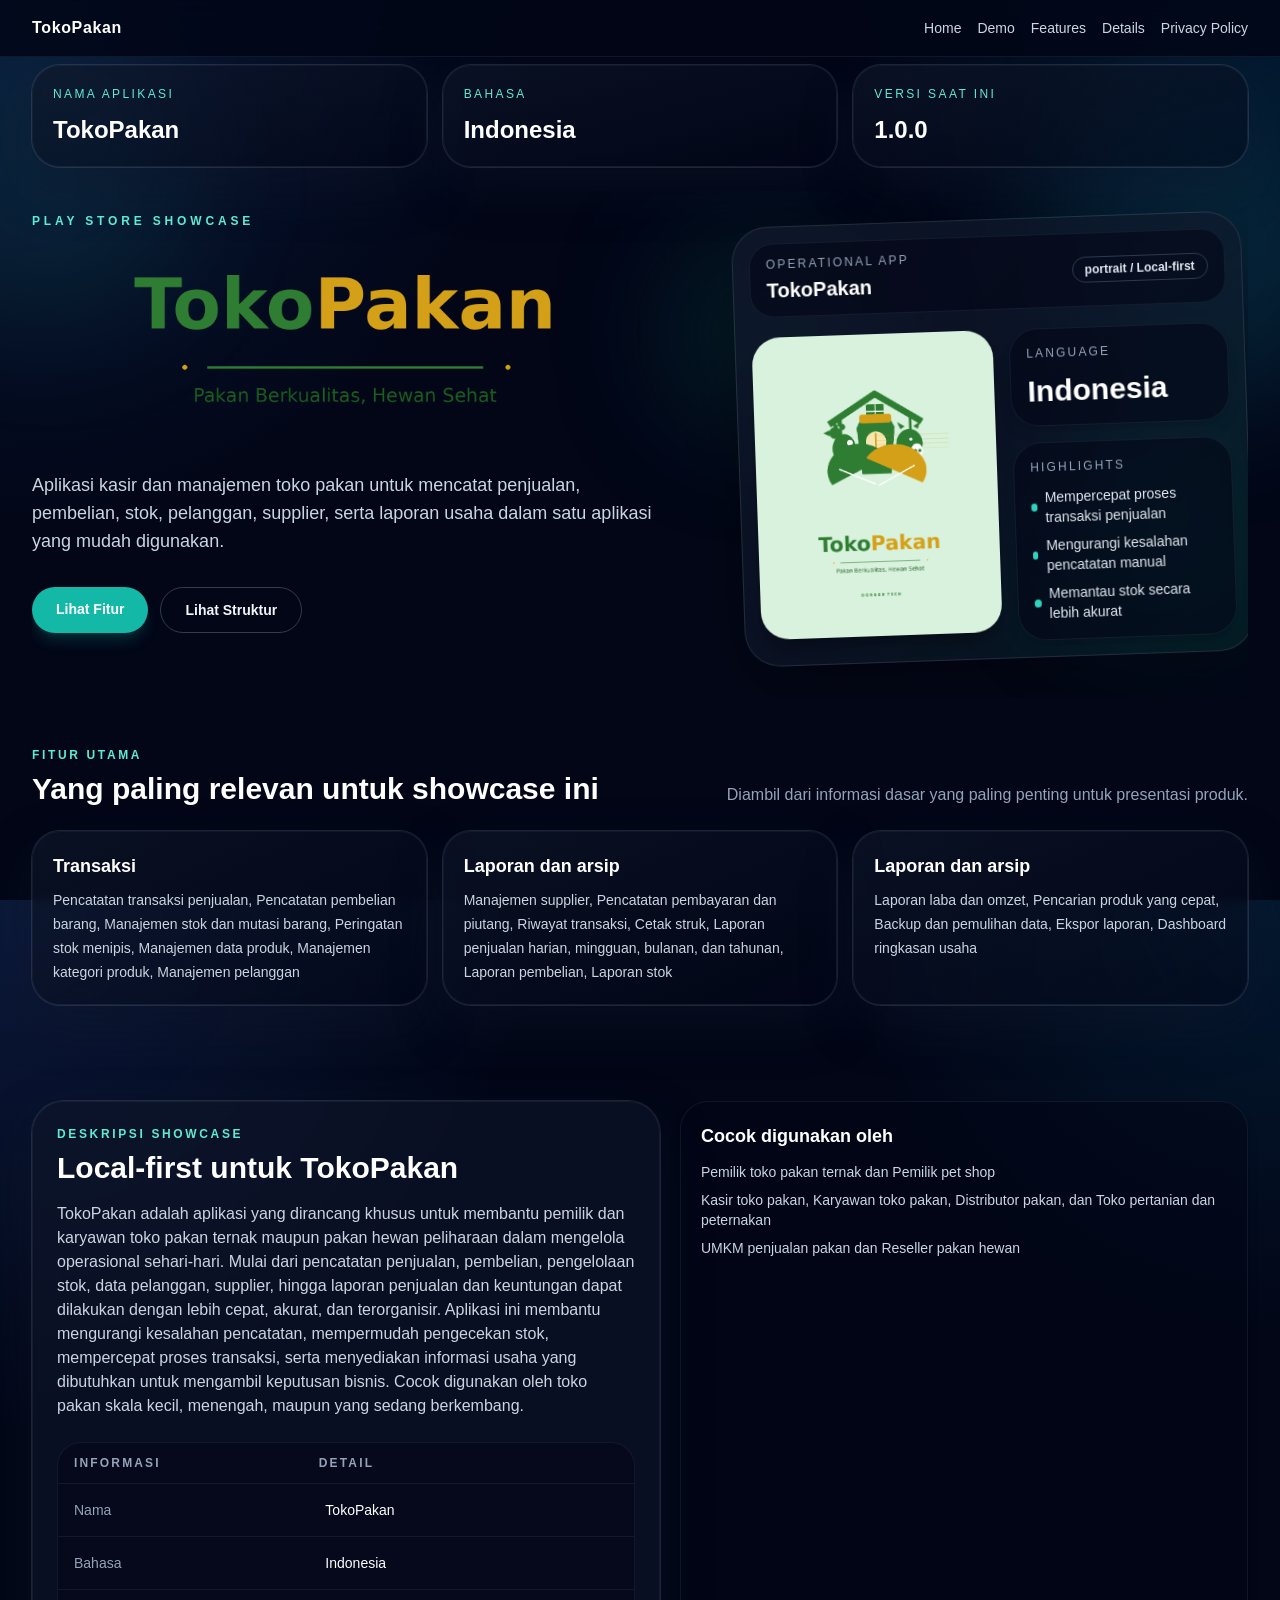
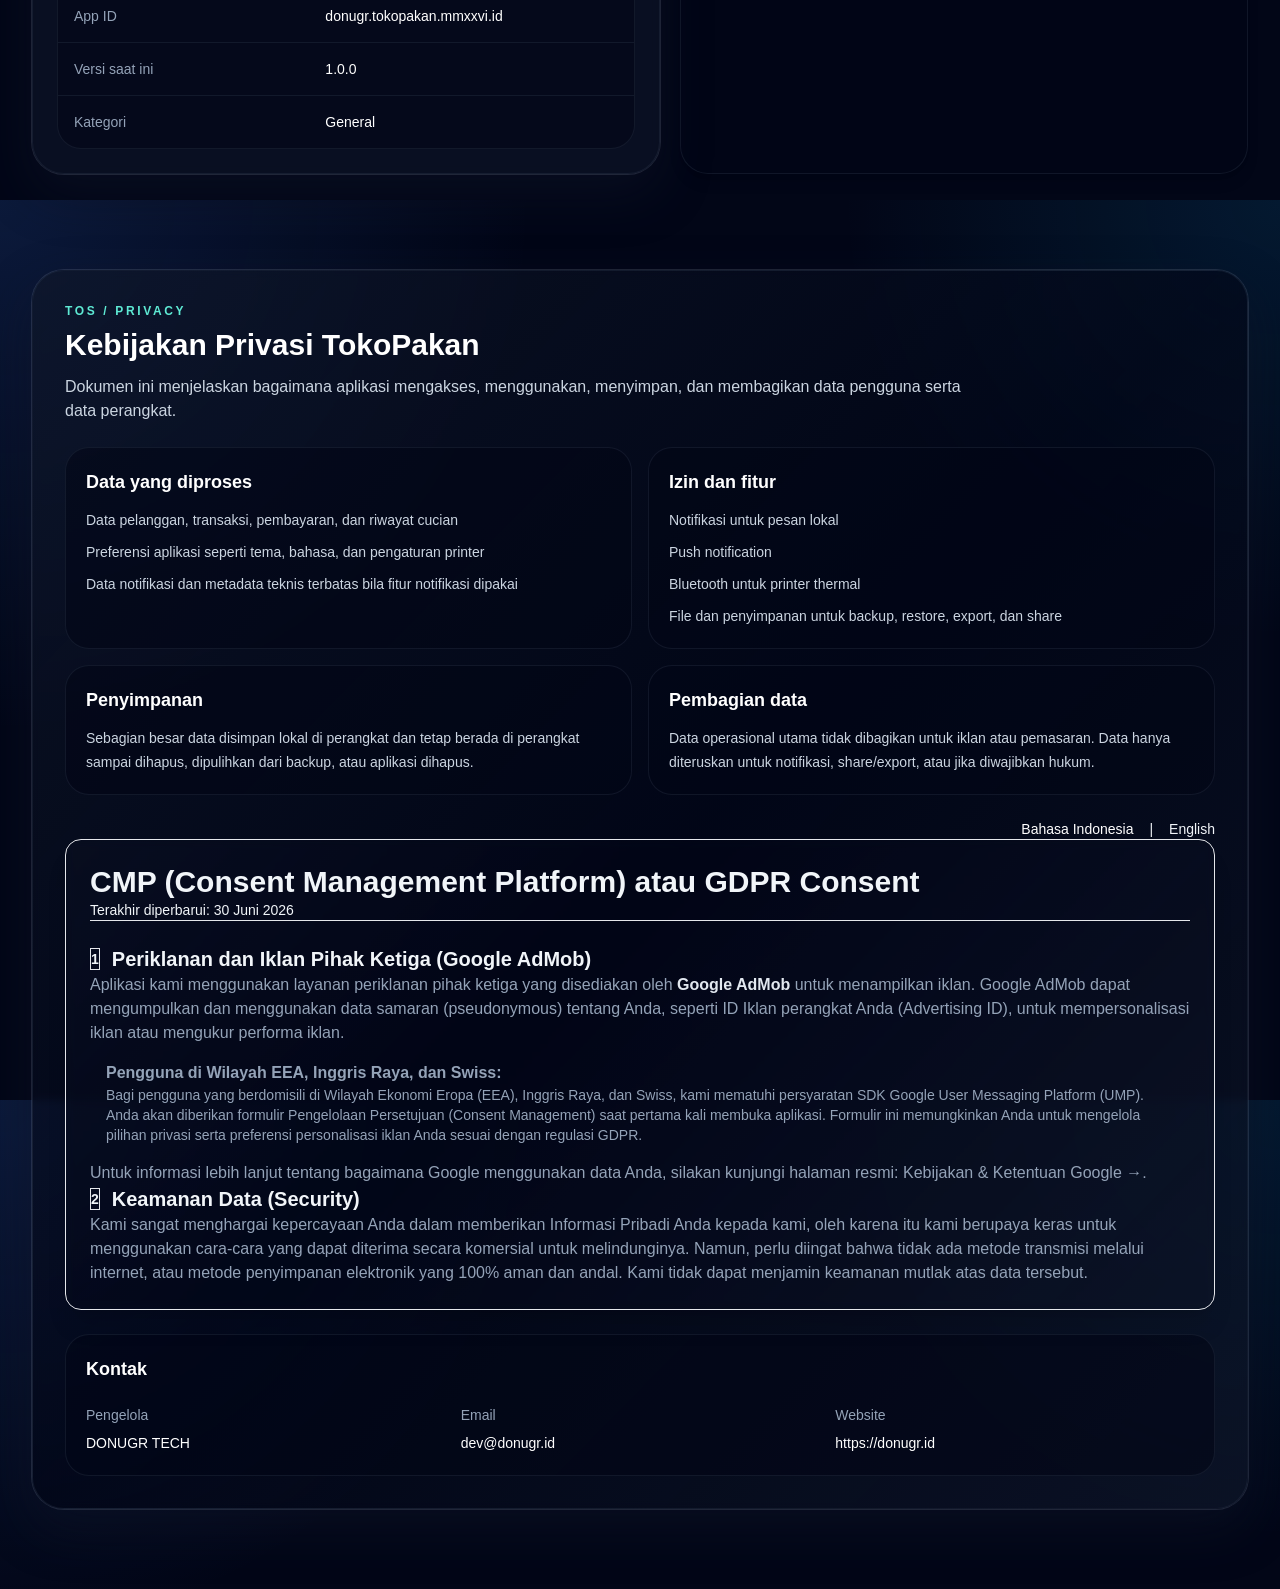
<file: donugr.tokopakan.mmxxvi.id/index.html>
<!doctype html>
<html lang="id" class="h-full">
  <head>
    <meta charset="utf-8" />
    <meta name="viewport" content="width=device-width, initial-scale=1" />
    <title>TokoPakan | DONUGR TECH App Showcase</title>
    <meta
      name="description"
      content="Aplikasi kasir dan manajemen toko pakan untuk mencatat penjualan, pembelian, stok, pelanggan, supplier, serta laporan usaha dalam satu aplikasi yang mudah digunakan."
    />
    <meta name="robots" content="index, follow" />
    <link rel="canonical" href="https://donugr.github.io/appmobile/donugr.tokopakan.mmxxvi.id/" />
    <link rel="icon" href="./favicon.ico" type="image/x-icon" />
    <link rel="icon" href="./favicon.png" type="image/png" />
    <link rel="apple-touch-icon" href="./favicon.png" />

    <meta property="og:type" content="website" />
    <meta property="og:title" content="TokoPakan | DONUGR TECH App Showcase" />
    <meta
      property="og:description"
      content="Aplikasi kasir dan manajemen toko pakan untuk mencatat penjualan, pembelian, stok, pelanggan, supplier, serta laporan usaha dalam satu aplikasi yang mudah digunakan."
    />
    <meta
      property="og:image"
      content="https://donugr.github.io/appmobile/donugr.tokopakan.mmxxvi.id/showcase.png"
    />
    <meta property="og:url" content="https://donugr.github.io/appmobile/donugr.tokopakan.mmxxvi.id/" />
    <meta property="og:site_name" content="DONUGR TECH - TokoPakan" />
    <meta property="og:locale" content="id_ID" />

    <meta name="twitter:card" content="summary_large_image" />
    <meta name="twitter:title" content="TokoPakan | DONUGR TECH App Showcase" />
    <meta
      name="twitter:description"
      content="Aplikasi kasir dan manajemen toko pakan untuk mencatat penjualan, pembelian, stok, pelanggan, supplier, serta laporan usaha dalam satu aplikasi yang mudah digunakan."
    />
    <meta
      name="twitter:image"
      content="https://donugr.github.io/appmobile/donugr.tokopakan.mmxxvi.id/showcase.png"
    />
    <meta name="twitter:site" content="@donugrtech" />

    <link rel="alternate" hreflang="id" href="https://donugr.github.io/appmobile/donugr.tokopakan.mmxxvi.id/" />
    <meta name="googlebot" content="index, follow, max-snippet:-1, max-image-preview:large, max-video-preview:-1" />
    <meta name="rating" content="General" />
    <meta http-equiv="X-UA-Compatible" content="IE=edge" />
    <meta name="referrer" content="no-referrer-when-downgrade" />
    <link rel="stylesheet" href="../styles.css" />
  </head>
  <body class="relative min-h-full overflow-x-hidden bg-slate-950 text-slate-100 antialiased">
    <div
      class="pointer-events-none absolute inset-0 -z-20 bg-[radial-gradient(circle_at_top_left,rgba(20,184,166,0.20),transparent_26%),radial-gradient(circle_at_80%_18%,rgba(45,212,191,0.12),transparent_22%),radial-gradient(circle_at_bottom_right,rgba(8,145,178,0.10),transparent_24%),linear-gradient(135deg,rgba(2,6,23,0.98)_0%,rgba(3,16,30,0.92)_45%,rgba(2,6,23,0.80)_100%)]"></div>
    <div class="pointer-events-none absolute -left-24 top-8 -z-10 h-72 w-72 rounded-full bg-teal-500/10 blur-3xl"></div>
    <div
      class="pointer-events-none absolute right-[-5rem] top-24 -z-10 h-80 w-80 rounded-full bg-cyan-400/10 blur-3xl"></div>

    <header class="sticky top-0 z-20 border-b border-slate-700/30 bg-slate-950/85 backdrop-blur-xl">
      <div class="flex w-full items-center justify-between gap-4 px-4 py-4 md:px-6 lg:px-8">
        <a class="min-w-0 truncate font-bold tracking-[0.04em] text-white transition hover:text-sky-300" href="#home">
          TokoPakan
        </a>
        <nav class="flex flex-wrap justify-end gap-x-4 gap-y-2 text-sm text-slate-300">
          <a class="transition hover:text-sky-300" href="#home">Home</a>
          <a class="transition hover:text-sky-300" href="#demo">Demo</a>
          <a class="transition hover:text-sky-300" href="#features">Features</a>
          <a class="transition hover:text-sky-300" href="#details">Details</a>
          <a class="transition hover:text-sky-300" href="#privacypolicy">Privacy Policy</a>
        </nav>
      </div>
    </header>

    <main class="w-full bg-transparent px-4 pb-4 pt-0 md:px-6 md:pb-6 md:pt-0 lg:px-8 lg:pb-8 lg:pt-0">
      <section id="home" class="pb-3 pt-1 md:pb-6 md:pt-2">
        <div class="grid gap-4 md:grid-cols-3">
          <article
            class="rounded-[1.75rem] border border-slate-700/30 bg-gradient-to-br from-slate-900/65 to-slate-950/50 p-5 shadow-glow backdrop-blur-sm">
            <p class="text-xs uppercase tracking-[0.2em] text-teal-300">Nama aplikasi</p>
            <div class="mt-3 text-2xl font-semibold text-white">TokoPakan</div>
          </article>
          <article
            class="rounded-[1.75rem] border border-slate-700/30 bg-gradient-to-br from-slate-900/65 to-slate-950/50 p-5 shadow-glow backdrop-blur-sm">
            <p class="text-xs uppercase tracking-[0.2em] text-teal-300">Bahasa</p>
            <div class="mt-3 text-2xl font-semibold text-white">Indonesia</div>
          </article>
          <article
            class="rounded-[1.75rem] border border-slate-700/30 bg-gradient-to-br from-slate-900/65 to-slate-950/50 p-5 shadow-glow backdrop-blur-sm">
            <p class="text-xs uppercase tracking-[0.2em] text-teal-300">Versi saat ini</p>
            <div class="mt-3 text-2xl font-semibold text-white">1.0.0</div>
          </article>
        </div>
      </section>

      <section id="demo" class="relative overflow-hidden pb-8 pt-1 md:pb-12 md:pt-2 lg:pb-14 lg:pt-3">
        <div class="grid items-center gap-10 lg:grid-cols-[1.08fr_0.92fr] lg:gap-14">
          <div class="max-w-3xl">
            <p class="text-xs font-semibold uppercase tracking-[0.32em] text-teal-300">Play Store Showcase</p>
            <img
                      class="h-6 w-auto object-contain"
                      src="./appname.png"
                      alt="TokoPakan"
             
                    />
             
            <p class="mt-2 max-w-2xl text-base leading-7 text-slate-300 md:text-lg">Aplikasi kasir dan manajemen toko pakan untuk mencatat penjualan, pembelian, stok, pelanggan, supplier, serta laporan usaha dalam satu aplikasi yang mudah digunakan.</p>

            <div class="mt-8 flex flex-wrap gap-3">
              <a
                class="rounded-full bg-teal-500 px-6 py-3 text-sm font-semibold text-white shadow-lg shadow-teal-500/20 transition hover:bg-teal-400"
                href="#features"
                >Lihat Fitur</a
              >
              <a
                class="rounded-full border border-slate-600/70 px-6 py-3 text-sm font-semibold text-slate-100 transition hover:border-teal-300 hover:bg-white/5 hover:text-teal-300"
                href="#details"
                >Lihat Struktur</a
              >
            </div>
          </div>

          <div class="relative lg:pl-6">
            <div class="absolute -left-10 top-10 h-44 w-44 rounded-full blur-3xl" style="background: #0f766e40"></div>
            <div class="absolute -right-4 bottom-6 h-52 w-52 rounded-full blur-3xl" style="background: #14b8a635"></div>
            <div
              class="relative overflow-hidden rounded-[2.25rem] border border-white/10 bg-gradient-to-br from-slate-900/80 via-slate-900/65 to-teal-950/45 p-4 shadow-[0_30px_80px_rgba(0,0,0,0.38)] backdrop-blur-sm lg:-rotate-2 lg:translate-y-4">
              <div
                class="flex items-center justify-between rounded-[1.5rem] border border-slate-700/30 bg-slate-950/60 px-4 py-3">
                <div>
                  <p class="text-xs uppercase tracking-[0.18em] text-slate-400">Operational app</p>
                  <div class="mt-1">
                    <h2 class="text-xl font-semibold text-white">TokoPakan</h2>
                  </div>
                </div>
                <div class="rounded-full border border-slate-600/60 px-3 py-1 text-xs font-semibold text-slate-200">
                  portrait / Local-first
                </div>
              </div>

              <div class="mt-5 grid gap-4 sm:grid-cols-[1.05fr_0.95fr]">
                <div
                  class="aspect-[4/5] overflow-hidden rounded-[1.75rem] bg-gradient-to-b from-slate-950 to-slate-900 shadow-xl shadow-black/20">
                  <img
                    class="h-full w-full object-cover"
                    src="./hero.png"
                    alt="TokoPakan"
                    onerror="if(!this.dataset.fallback){this.dataset.fallback='1';this.src='./hero.svg';}"
                  />
                </div>

                <div class="grid gap-4">
                    <div
                      class="rounded-[1.75rem] border border-slate-700/30 bg-slate-950/60 p-4 shadow-lg shadow-black/10">
                      <p class="text-xs uppercase tracking-[0.18em] text-slate-400">Language</p>
                        <div class="mt-3 text-3xl font-semibold text-white">Indonesia</div>

                    </div>
                    <div
                      class="rounded-[1.75rem] border border-slate-700/30 bg-slate-950/60 p-4 shadow-lg shadow-black/10">
                      <p class="text-xs uppercase tracking-[0.18em] text-slate-400">Highlights</p>

                        <ul class="mt-3 space-y-2 text-sm text-slate-200">
                            <li class="flex items-center gap-2">
                              <span class="inline-flex h-2 w-2 rounded-full bg-teal-400"></span>
                              <span>Mempercepat proses transaksi penjualan</span>
                            </li>
                            <li class="flex items-center gap-2">
                              <span class="inline-flex h-2 w-2 rounded-full bg-teal-400"></span>
                              <span>Mengurangi kesalahan pencatatan manual</span>
                            </li>
                            <li class="flex items-center gap-2">
                              <span class="inline-flex h-2 w-2 rounded-full bg-teal-400"></span>
                              <span>Memantau stok secara lebih akurat</span>
                            </li>
                        </ul>
                    </div>
                </div>
              </div>
            </div>
          </div>
        </div>
      </section>

      <section id="features" class="py-8 md:py-12">
        <div class="mb-6 flex flex-wrap items-end justify-between gap-4">
          <div>
            <p class="text-xs font-semibold uppercase tracking-[0.22em] text-teal-300">Fitur Utama</p>
            <h2 class="mt-2 text-2xl font-semibold text-white md:text-3xl">Yang paling relevan untuk showcase ini</h2>
          </div>
          <p class="max-w-xl text-sm leading-6 text-slate-400 md:text-base">Diambil dari informasi dasar yang paling penting untuk presentasi produk.</p>
        </div>

        <div class="grid gap-4 md:grid-cols-3">
            <article
              class="h-full rounded-[1.75rem] border border-slate-700/30 bg-gradient-to-br from-slate-900/65 to-slate-950/50 p-5 shadow-glow backdrop-blur-sm">
              <h3 class="text-lg font-semibold text-white">Transaksi</h3>
              <p class="mt-2 text-sm leading-6 text-slate-300">Pencatatan transaksi penjualan, Pencatatan pembelian barang, Manajemen stok dan mutasi barang, Peringatan stok menipis, Manajemen data produk, Manajemen kategori produk, Manajemen pelanggan</p>
            </article>
            <article
              class="h-full rounded-[1.75rem] border border-slate-700/30 bg-gradient-to-br from-slate-900/65 to-slate-950/50 p-5 shadow-glow backdrop-blur-sm">
              <h3 class="text-lg font-semibold text-white">Laporan dan arsip</h3>
              <p class="mt-2 text-sm leading-6 text-slate-300">Manajemen supplier, Pencatatan pembayaran dan piutang, Riwayat transaksi, Cetak struk, Laporan penjualan harian, mingguan, bulanan, dan tahunan, Laporan pembelian, Laporan stok</p>
            </article>
            <article
              class="h-full rounded-[1.75rem] border border-slate-700/30 bg-gradient-to-br from-slate-900/65 to-slate-950/50 p-5 shadow-glow backdrop-blur-sm">
              <h3 class="text-lg font-semibold text-white">Laporan dan arsip</h3>
              <p class="mt-2 text-sm leading-6 text-slate-300">Laporan laba dan omzet, Pencarian produk yang cepat, Backup dan pemulihan data, Ekspor laporan, Dashboard ringkasan usaha</p>
            </article>
        </div>
      </section>

      <section id="details" class="py-8 md:py-12">
        <div class="grid gap-5 lg:grid-cols-[1.05fr_0.95fr]">
          <div class="rounded-[2rem] border border-slate-700/30 bg-slate-900/60 p-6 shadow-glow backdrop-blur-sm">
            <p class="text-xs font-semibold uppercase tracking-[0.22em] text-teal-300">Deskripsi Showcase</p>
            <h2 class="mt-2 text-2xl font-semibold text-white md:text-3xl">Local-first untuk TokoPakan</h2>
            <p class="mt-4 max-w-3xl text-sm leading-7 text-slate-300 md:text-base">TokoPakan adalah aplikasi yang dirancang khusus untuk membantu pemilik dan karyawan toko pakan ternak maupun pakan hewan peliharaan dalam mengelola operasional sehari-hari. Mulai dari pencatatan penjualan, pembelian, pengelolaan stok, data pelanggan, supplier, hingga laporan penjualan dan keuntungan dapat dilakukan dengan lebih cepat, akurat, dan terorganisir. Aplikasi ini membantu mengurangi kesalahan pencatatan, mempermudah pengecekan stok, mempercepat proses transaksi, serta menyediakan informasi usaha yang dibutuhkan untuk mengambil keputusan bisnis. Cocok digunakan oleh toko pakan skala kecil, menengah, maupun yang sedang berkembang.</p>

            <div class="mt-6 overflow-hidden rounded-[1.5rem] border border-slate-700/30 bg-slate-950/55">
              <div
                class="grid grid-cols-[0.9fr_1.1fr] border-b border-slate-700/30 px-4 py-3 text-xs font-semibold uppercase tracking-[0.18em] text-slate-400">
                <div>Informasi</div>
                <div>Detail</div>
              </div>
              <div class="divide-y divide-slate-700/30 text-sm">
                  <div class="grid grid-cols-[0.9fr_1.1fr] gap-3 px-4 py-4">
                    <div class="text-slate-400">Nama</div>
                    <div class="font-medium text-white">TokoPakan</div>
                  </div>
                  <div class="grid grid-cols-[0.9fr_1.1fr] gap-3 px-4 py-4">
                    <div class="text-slate-400">Bahasa</div>
                    <div class="font-medium text-white">Indonesia</div>
                  </div>
                  <div class="grid grid-cols-[0.9fr_1.1fr] gap-3 px-4 py-4">
                    <div class="text-slate-400">App ID</div>
                    <div class="font-medium text-white">donugr.tokopakan.mmxxvi.id</div>
                  </div>
                  <div class="grid grid-cols-[0.9fr_1.1fr] gap-3 px-4 py-4">
                    <div class="text-slate-400">Versi saat ini</div>
                    <div class="font-medium text-white">1.0.0</div>
                  </div>
                  <div class="grid grid-cols-[0.9fr_1.1fr] gap-3 px-4 py-4">
                    <div class="text-slate-400">Kategori</div>
                    <div class="font-medium text-white">General</div>
                  </div>
              </div>
            </div>
          </div>

          <div class="grid gap-4">
            <article class="rounded-[1.75rem] border border-slate-700/30 bg-slate-950/55 p-5 shadow-lg shadow-black/10">
              <h3 class="text-lg font-semibold text-white">Cocok digunakan oleh</h3>
              <ul class="mt-3 space-y-2 text-sm text-slate-300">
                  <li>Pemilik toko pakan ternak dan Pemilik pet shop</li>
                  <li>Kasir toko pakan, Karyawan toko pakan, Distributor pakan, dan Toko pertanian dan peternakan</li>
                  <li>UMKM penjualan pakan dan Reseller pakan hewan</li>
              </ul>
            </article>
          </div>
        </div>
      </section>

      <section id="privacypolicy" class="py-8 md:py-12">
        <div
          class="rounded-[2rem] border border-slate-700/30 bg-gradient-to-br from-slate-900/70 via-slate-950/60 to-slate-900/70 p-6 shadow-glow backdrop-blur-sm md:p-8">
          <p class="text-xs font-semibold uppercase tracking-[0.22em] text-teal-300">ToS / Privacy</p>
          <h2 class="mt-2 text-2xl font-semibold text-white md:text-3xl">Kebijakan Privasi TokoPakan</h2>
          <p class="mt-3 max-w-4xl text-sm leading-7 text-slate-300 md:text-base">Dokumen ini menjelaskan bagaimana aplikasi mengakses, menggunakan, menyimpan, dan membagikan data pengguna serta data perangkat.</p>

          <div class="mt-6 grid gap-4 md:grid-cols-2">
              <article class="rounded-[1.5rem] border border-slate-700/30 bg-slate-950/55 p-5">
                <h3 class="text-lg font-semibold text-white">Data yang diproses</h3>
                  <ul class="mt-3 space-y-2 text-sm leading-6 text-slate-300">
                      <li>Data pelanggan, transaksi, pembayaran, dan riwayat cucian</li>
                      <li>Preferensi aplikasi seperti tema, bahasa, dan pengaturan printer</li>
                      <li>Data notifikasi dan metadata teknis terbatas bila fitur notifikasi dipakai</li>
                  </ul>
              </article>
              <article class="rounded-[1.5rem] border border-slate-700/30 bg-slate-950/55 p-5">
                <h3 class="text-lg font-semibold text-white">Izin dan fitur</h3>
                  <ul class="mt-3 space-y-2 text-sm leading-6 text-slate-300">
                      <li>Notifikasi untuk pesan lokal</li>
                      <li>Push notification</li>
                      <li>Bluetooth untuk printer thermal</li>
                      <li>File dan penyimpanan untuk backup, restore, export, dan share</li>
                  </ul>
              </article>
              <article class="rounded-[1.5rem] border border-slate-700/30 bg-slate-950/55 p-5">
                <h3 class="text-lg font-semibold text-white">Penyimpanan</h3>
                  <p class="mt-3 text-sm leading-6 text-slate-300">Sebagian besar data disimpan lokal di perangkat dan tetap berada di perangkat sampai dihapus, dipulihkan dari backup, atau aplikasi dihapus.</p>
              </article>
              <article class="rounded-[1.5rem] border border-slate-700/30 bg-slate-950/55 p-5">
                <h3 class="text-lg font-semibold text-white">Pembagian data</h3>
                  <p class="mt-3 text-sm leading-6 text-slate-300">Data operasional utama tidak dibagikan untuk iklan atau pemasaran. Data hanya diteruskan untuk notifikasi, share/export, atau jika diwajibkan hukum.</p>
              </article>
          </div>

          <div class="mt-6">
            <div class="mb-8 flex justify-end gap-4 text-sm">
                <a
                  href="#id"
                  data-language-toggle="id"
                  class="font-medium text-blue-400 transition-colors hover:text-blue-300"
                  >Bahasa Indonesia</a
                >
                <span class="text-slate-700">|</span>
                <a
                  href="#en"
                  data-language-toggle="en"
                  class="font-medium text-blue-400 transition-colors hover:text-blue-300"
                  >English</a
                >
            </div>
            <section id="id" class="bg-slate-900/50 backdrop-blur-sm rounded-2xl shadow-xl border border-slate-800 p-6 md:p-10 mb-12 scroll-mt-6">
            <div class="border-b border-slate-800 pb-6 mb-6">
                <h1 class="text-2xl md:text-3xl font-bold text-slate-100 mb-2">CMP (Consent Management Platform) atau GDPR Consent</h1>
                <p class="text-sm text-slate-500">Terakhir diperbarui: 30 Juni 2026</p>
            </div>

            <!-- Bagian 2 -->
            <div class="mb-8">
                <h2 class="text-xl font-semibold text-slate-100 mb-4 flex items-center gap-3">
                    <span class="flex items-center justify-center w-8 h-8 rounded-lg bg-blue-500/10 border border-blue-500/20 text-blue-400 text-sm font-bold">1</span>
                    Periklanan dan Iklan Pihak Ketiga (Google AdMob)
                </h2>
                <div class="space-y-4 pl-11 text-slate-400 leading-relaxed text-justify">
                    <p>
                        Aplikasi kami menggunakan layanan periklanan pihak ketiga yang disediakan oleh <strong class="text-slate-200 font-semibold">Google AdMob</strong> untuk menampilkan iklan. Google AdMob dapat mengumpulkan dan menggunakan data samaran (pseudonymous) tentang Anda, seperti ID Iklan perangkat Anda (Advertising ID), untuk mempersonalisasi iklan atau mengukur performa iklan.
                    </p>
                    <div class="bg-amber-500/5 border-l-4 border-amber-500/50 p-4 rounded-r-xl my-4 border-y border-r border-amber-500/10">
                        <strong class="text-amber-400 block mb-1 font-semibold">Pengguna di Wilayah EEA, Inggris Raya, dan Swiss:</strong>
                        <p class="text-sm text-amber-500/90">
                            Bagi pengguna yang berdomisili di Wilayah Ekonomi Eropa (EEA), Inggris Raya, dan Swiss, kami mematuhi persyaratan SDK Google User Messaging Platform (UMP). Anda akan diberikan formulir Pengelolaan Persetujuan (Consent Management) saat pertama kali membuka aplikasi. Formulir ini memungkinkan Anda untuk mengelola pilihan privasi serta preferensi personalisasi iklan Anda sesuai dengan regulasi GDPR.
                        </p>
                    </div>
                    <p>
                        Untuk informasi lebih lanjut tentang bagaimana Google menggunakan data Anda, silakan kunjungi halaman resmi: 
                        <a href="https://policies.google.com/technologies/ads" target="_blank" rel="noopener noreferrer" class="text-blue-400 hover:text-blue-300 underline underline-offset-4 decoration-blue-500/30 hover:decoration-blue-400 inline-flex items-center gap-1 transition-colors">Kebijakan & Ketentuan Google &rarr;</a>.
                    </p>
                </div>
            </div>

            <!-- Bagian 3 -->
            <div>
                <h2 class="text-xl font-semibold text-slate-100 mb-4 flex items-center gap-3">
                    <span class="flex items-center justify-center w-8 h-8 rounded-lg bg-blue-500/10 border border-blue-500/20 text-blue-400 text-sm font-bold">2</span>
                    Keamanan Data (Security)
                </h2>
                <div class="pl-11 text-slate-400 leading-relaxed text-justify">
                    <p>
                        Kami sangat menghargai kepercayaan Anda dalam memberikan Informasi Pribadi Anda kepada kami, oleh karena itu kami berupaya keras untuk menggunakan cara-cara yang dapat diterima secara komersial untuk melindunginya. Namun, perlu diingat bahwa tidak ada metode transmisi melalui internet, atau metode penyimpanan elektronik yang 100% aman dan andal. Kami tidak dapat menjamin keamanan mutlak atas data tersebut.
                    </p>
                </div>
            </div>
        </section>

        <!-- ========================================== -->
        <!-- ENGLISH VERSION -->
        <!-- ========================================== -->
        <section
          id="en"
          style="display: none"
          class="bg-slate-900/50 backdrop-blur-sm rounded-2xl shadow-xl border border-slate-800 p-6 md:p-10 scroll-mt-6">
            <div class="border-b border-slate-800 pb-6 mb-6">
                <h1 class="text-2xl md:text-3xl font-bold text-slate-100 mb-2">CMP (Consent Management Platform) or GDPR Consent</h1>
                <p class="text-sm text-slate-500">Last updated: June 30, 2026</p>
            </div>

            <!-- Section 2 -->
            <div class="mb-8">
                <h2 class="text-xl font-semibold text-slate-100 mb-4 flex items-center gap-3">
                    <span class="flex items-center justify-center w-8 h-8 rounded-lg bg-blue-500/10 border border-blue-500/20 text-blue-400 text-sm font-bold">1</span>
                    Advertising and Third-Party Ads (Google AdMob)
                </h2>
                <div class="space-y-4 pl-11 text-slate-400 leading-relaxed text-justify">
                    <p>
                        Our applications use third-party advertising services provided by <strong class="text-slate-200 font-semibold">Google AdMob</strong> to serve advertisements. Google AdMob may collect and use pseudonymous data about you, such as your device's advertising ID, to personalize ads or measure ad performance.
                    </p>
                    <div class="bg-blue-500/5 border-l-4 border-blue-500/50 p-4 rounded-r-xl my-4 border-y border-r border-blue-500/10">
                        <strong class="text-blue-400 block mb-1 font-semibold">Users in the EEA, UK, and Switzerland:</strong>
                        <p class="text-sm text-blue-400/90">
                            For users residing in the European Economic Area (EEA), United Kingdom, and Switzerland, we comply with the Google User Messaging Platform (UMP) SDK requirements. You will be presented with a Consent Management form upon opening the app, allowing you to manage your privacy choices and ad personalization preferences in compliance with GDPR.
                        </p>
                    </div>
                    <p>
                        You can learn more about how Google uses your data by visiting: 
                        <a href="https://policies.google.com/technologies/ads" target="_blank" rel="noopener noreferrer" class="text-blue-400 hover:text-blue-300 underline underline-offset-4 decoration-blue-500/30 hover:decoration-blue-400 inline-flex items-center gap-1 transition-colors">Google’s Privacy & Terms &rarr;</a>.
                    </p>
                </div>
            </div>

            <!-- Section 3 -->
            <div>
                <h2 class="text-xl font-semibold text-slate-100 mb-4 flex items-center gap-3">
                    <span class="flex items-center justify-center w-8 h-8 rounded-lg bg-blue-500/10 border border-blue-500/20 text-blue-400 text-sm font-bold">2</span>
                    Data Security
                </h2>
                <div class="pl-11 text-slate-400 leading-relaxed text-justify">
                    <p>
                        We value your trust in providing us your Personal Information, thus we are striving to use commercially acceptable means of protecting it. But remember that no method of transmission over the internet, or method of electronic storage is 100% secure and reliable, and we cannot guarantee its absolute security.
                    </p>
                </div>
            </div>
        </section>
          </div>

          <div class="mt-6">
            <article class="rounded-[1.5rem] border border-slate-700/30 bg-slate-950/55 p-5">
              <h3 class="text-lg font-semibold text-white">Kontak</h3>
              <dl class="mt-5 grid gap-4 md:grid-cols-3 text-sm leading-6 text-slate-300">
                <div>
                  <dt class="text-slate-400">Pengelola</dt>
                  <dd class="mt-1 font-medium text-white">DONUGR TECH</dd>
                </div>
                <div>
                  <dt class="text-slate-400">Email</dt>
                  <dd class="mt-1 font-medium text-white">dev@donugr.id</dd>
                </div>
                <div>
                  <dt class="text-slate-400">Website</dt>
                  <dd class="mt-1 font-medium text-white">https://donugr.id</dd>
                </div>
              </dl>
            </article>
          </div>
        </div>
      </section>
    </main>
    <script>
      (function () {
        const sections = {
          id: document.getElementById("id"),
          en: document.getElementById("en"),
        };
        const toggleLinks = Array.from(document.querySelectorAll("[data-language-toggle]"));

        function setActiveLanguage(language) {
          const nextLanguage = language === "en" ? "en" : "id";

          Object.entries(sections).forEach(([key, section]) => {
            if (!section) {
              return;
            }

            section.style.display = key === nextLanguage ? "" : "none";
          });

          toggleLinks.forEach((link) => {
            const isActive = link.dataset.languageToggle === nextLanguage;
            link.classList.toggle("text-white", isActive);
            link.classList.toggle("text-blue-400", !isActive);
          });
        }

        function syncLanguageFromHash() {
          const hash = window.location.hash.replace("#", "");
          setActiveLanguage(hash === "en" ? "en" : "id");
        }

        toggleLinks.forEach((link) => {
          link.addEventListener("click", function () {
            setActiveLanguage(this.dataset.languageToggle);
          });
        });

        window.addEventListener("hashchange", syncLanguageFromHash);
        syncLanguageFromHash();
      })();
    </script>
  </body>
</html>
</file>
<file: styles.css>
*,
:after,
:before {
  --tw-border-spacing-x: 0;
  --tw-border-spacing-y: 0;
  --tw-translate-x: 0;
  --tw-translate-y: 0;
  --tw-rotate: 0;
  --tw-skew-x: 0;
  --tw-skew-y: 0;
  --tw-scale-x: 1;
  --tw-scale-y: 1;
  --tw-pan-x: ;
  --tw-pan-y: ;
  --tw-pinch-zoom: ;
  --tw-scroll-snap-strictness: proximity;
  --tw-gradient-from-position: ;
  --tw-gradient-via-position: ;
  --tw-gradient-to-position: ;
  --tw-ordinal: ;
  --tw-slashed-zero: ;
  --tw-numeric-figure: ;
  --tw-numeric-spacing: ;
  --tw-numeric-fraction: ;
  --tw-ring-inset: ;
  --tw-ring-offset-width: 0px;
  --tw-ring-offset-color: #fff;
  --tw-ring-color: rgba(59, 130, 246, 0.5);
  --tw-ring-offset-shadow: 0 0 #0000;
  --tw-ring-shadow: 0 0 #0000;
  --tw-shadow: 0 0 #0000;
  --tw-shadow-colored: 0 0 #0000;
  --tw-blur: ;
  --tw-brightness: ;
  --tw-contrast: ;
  --tw-grayscale: ;
  --tw-hue-rotate: ;
  --tw-invert: ;
  --tw-saturate: ;
  --tw-sepia: ;
  --tw-drop-shadow: ;
  --tw-backdrop-blur: ;
  --tw-backdrop-brightness: ;
  --tw-backdrop-contrast: ;
  --tw-backdrop-grayscale: ;
  --tw-backdrop-hue-rotate: ;
  --tw-backdrop-invert: ;
  --tw-backdrop-opacity: ;
  --tw-backdrop-saturate: ;
  --tw-backdrop-sepia: ;
  --tw-contain-size: ;
  --tw-contain-layout: ;
  --tw-contain-paint: ;
  --tw-contain-style: ;
}
::backdrop {
  --tw-border-spacing-x: 0;
  --tw-border-spacing-y: 0;
  --tw-translate-x: 0;
  --tw-translate-y: 0;
  --tw-rotate: 0;
  --tw-skew-x: 0;
  --tw-skew-y: 0;
  --tw-scale-x: 1;
  --tw-scale-y: 1;
  --tw-pan-x: ;
  --tw-pan-y: ;
  --tw-pinch-zoom: ;
  --tw-scroll-snap-strictness: proximity;
  --tw-gradient-from-position: ;
  --tw-gradient-via-position: ;
  --tw-gradient-to-position: ;
  --tw-ordinal: ;
  --tw-slashed-zero: ;
  --tw-numeric-figure: ;
  --tw-numeric-spacing: ;
  --tw-numeric-fraction: ;
  --tw-ring-inset: ;
  --tw-ring-offset-width: 0px;
  --tw-ring-offset-color: #fff;
  --tw-ring-color: rgba(59, 130, 246, 0.5);
  --tw-ring-offset-shadow: 0 0 #0000;
  --tw-ring-shadow: 0 0 #0000;
  --tw-shadow: 0 0 #0000;
  --tw-shadow-colored: 0 0 #0000;
  --tw-blur: ;
  --tw-brightness: ;
  --tw-contrast: ;
  --tw-grayscale: ;
  --tw-hue-rotate: ;
  --tw-invert: ;
  --tw-saturate: ;
  --tw-sepia: ;
  --tw-drop-shadow: ;
  --tw-backdrop-blur: ;
  --tw-backdrop-brightness: ;
  --tw-backdrop-contrast: ;
  --tw-backdrop-grayscale: ;
  --tw-backdrop-hue-rotate: ;
  --tw-backdrop-invert: ;
  --tw-backdrop-opacity: ;
  --tw-backdrop-saturate: ;
  --tw-backdrop-sepia: ;
  --tw-contain-size: ;
  --tw-contain-layout: ;
  --tw-contain-paint: ;
  --tw-contain-style: ;
} /*! tailwindcss v3.4.19 | MIT License | https://tailwindcss.com*/
*,
:after,
:before {
  box-sizing: border-box;
  border: 0 solid #e5e7eb;
}
:after,
:before {
  --tw-content: "";
}
:host,
html {
  line-height: 1.5;
  -webkit-text-size-adjust: 100%;
  -moz-tab-size: 4;
  -o-tab-size: 4;
  tab-size: 4;
  font-family:
    ui-sans-serif,
    system-ui,
    sans-serif,
    Apple Color Emoji,
    Segoe UI Emoji,
    Segoe UI Symbol,
    Noto Color Emoji;
  font-feature-settings: normal;
  font-variation-settings: normal;
  -webkit-tap-highlight-color: transparent;
}
body {
  margin: 0;
  line-height: inherit;
}
hr {
  height: 0;
  color: inherit;
  border-top-width: 1px;
}
abbr:where([title]) {
  -webkit-text-decoration: underline dotted;
  text-decoration: underline dotted;
}
h1,
h2,
h3,
h4,
h5,
h6 {
  font-size: inherit;
  font-weight: inherit;
}
a {
  color: inherit;
  text-decoration: inherit;
}
b,
strong {
  font-weight: bolder;
}
code,
kbd,
pre,
samp {
  font-family:
    ui-monospace,
    SFMono-Regular,
    Menlo,
    Monaco,
    Consolas,
    Liberation Mono,
    Courier New,
    monospace;
  font-feature-settings: normal;
  font-variation-settings: normal;
  font-size: 1em;
}
small {
  font-size: 80%;
}
sub,
sup {
  font-size: 75%;
  line-height: 0;
  position: relative;
  vertical-align: baseline;
}
sub {
  bottom: -0.25em;
}
sup {
  top: -0.5em;
}
table {
  text-indent: 0;
  border-color: inherit;
  border-collapse: collapse;
}
button,
input,
optgroup,
select,
textarea {
  font-family: inherit;
  font-feature-settings: inherit;
  font-variation-settings: inherit;
  font-size: 100%;
  font-weight: inherit;
  line-height: inherit;
  letter-spacing: inherit;
  color: inherit;
  margin: 0;
  padding: 0;
}
button,
select {
  text-transform: none;
}
button,
input:where([type="button"]),
input:where([type="reset"]),
input:where([type="submit"]) {
  -webkit-appearance: button;
  background-color: transparent;
  background-image: none;
}
:-moz-focusring {
  outline: auto;
}
:-moz-ui-invalid {
  box-shadow: none;
}
progress {
  vertical-align: baseline;
}
::-webkit-inner-spin-button,
::-webkit-outer-spin-button {
  height: auto;
}
[type="search"] {
  -webkit-appearance: textfield;
  outline-offset: -2px;
}
::-webkit-search-decoration {
  -webkit-appearance: none;
}
::-webkit-file-upload-button {
  -webkit-appearance: button;
  font: inherit;
}
summary {
  display: list-item;
}
blockquote,
dd,
dl,
figure,
h1,
h2,
h3,
h4,
h5,
h6,
hr,
p,
pre {
  margin: 0;
}
fieldset {
  margin: 0;
}
fieldset,
legend {
  padding: 0;
}
menu,
ol,
ul {
  list-style: none;
  margin: 0;
  padding: 0;
}
dialog {
  padding: 0;
}
textarea {
  resize: vertical;
}
input::-moz-placeholder,
textarea::-moz-placeholder {
  opacity: 1;
  color: #9ca3af;
}
input::placeholder,
textarea::placeholder {
  opacity: 1;
  color: #9ca3af;
}
[role="button"],
button {
  cursor: pointer;
}
:disabled {
  cursor: default;
}
audio,
canvas,
embed,
iframe,
img,
object,
svg,
video {
  display: block;
  vertical-align: middle;
}
img,
video {
  max-width: 100%;
  height: auto;
}
[hidden]:where(:not([hidden="until-found"])) {
  display: none;
}
* {
  box-sizing: border-box;
}
html {
  scroll-behavior: smooth;
}
body {
  margin: 0;
  --tw-bg-opacity: 1;
  background-color: rgb(2 6 23 / var(--tw-bg-opacity, 1));
  --tw-text-opacity: 1;
  color: rgb(241 245 249 / var(--tw-text-opacity, 1));
  -webkit-font-smoothing: antialiased;
  -moz-osx-font-smoothing: grayscale;
  font-family: Arial, Helvetica, sans-serif;
  background-image:
    radial-gradient(circle at top left, rgba(59, 130, 246, 0.16), transparent 34%),
    radial-gradient(circle at top right, rgba(14, 165, 233, 0.12), transparent 28%);
}
a {
  color: inherit;
  text-decoration-line: none;
}
code {
  border-radius: 0.375rem;
  background-color: rgba(15, 23, 42, 0.7);
  padding: 0.125rem 0.375rem;
  --tw-text-opacity: 1;
  color: rgb(186 230 253 / var(--tw-text-opacity, 1));
}
html {
  scrollbar-width: thin;
  scrollbar-color: rgba(45, 212, 191, 0.72) rgba(15, 23, 42, 0.65);
}
::-webkit-scrollbar {
  width: 12px;
  height: 12px;
}
::-webkit-scrollbar-track {
  background: rgba(15, 23, 42, 0.65);
  border-left: 1px solid rgba(148, 163, 184, 0.08);
}
::-webkit-scrollbar-thumb {
  border-radius: 9999px;
  border: 3px solid rgba(15, 23, 42, 0.65);
  background: linear-gradient(180deg, rgba(45, 212, 191, 0.95), rgba(20, 184, 166, 0.55));
  box-shadow: inset 0 0 0 1px hsla(0, 0%, 100%, 0.08);
}
::-webkit-scrollbar-thumb:hover {
  background: linear-gradient(180deg, #5eead4, rgba(45, 212, 191, 0.72));
}
::-webkit-scrollbar-corner {
  background: rgba(15, 23, 42, 0.65);
}
.pointer-events-none {
  pointer-events: none;
}
.static {
  position: static;
}
.absolute {
  position: absolute;
}
.relative {
  position: relative;
}
.sticky {
  position: sticky;
}
.inset-0 {
  inset: 0;
}
.-left-10 {
  left: -2.5rem;
}
.-left-24 {
  left: -6rem;
}
.-right-4 {
  right: -1rem;
}
.bottom-6 {
  bottom: 1.5rem;
}
.right-\[-5rem\] {
  right: -5rem;
}
.top-0 {
  top: 0;
}
.top-10 {
  top: 2.5rem;
}
.top-24 {
  top: 6rem;
}
.top-8 {
  top: 2rem;
}
.-z-10 {
  z-index: -10;
}
.-z-20 {
  z-index: -20;
}
.z-20 {
  z-index: 20;
}
.my-10 {
  margin-top: 2.5rem;
  margin-bottom: 2.5rem;
}
.mb-6 {
  margin-bottom: 1.5rem;
}
.mt-1 {
  margin-top: 0.25rem;
}
.mt-2 {
  margin-top: 0.5rem;
}
.mt-3 {
  margin-top: 0.75rem;
}
.mt-4 {
  margin-top: 1rem;
}
.mt-5 {
  margin-top: 1.25rem;
}
.mt-6 {
  margin-top: 1.5rem;
}
.mt-8 {
  margin-top: 2rem;
}
.flex {
  display: flex;
}
.inline-flex {
  display: inline-flex;
}
.grid {
  display: grid;
}
.aspect-\[4\/5\] {
  aspect-ratio: 4/5;
}
.h-2 {
  height: 0.5rem;
}
.h-44 {
  height: 11rem;
}
.h-52 {
  height: 13rem;
}
.h-72 {
  height: 18rem;
}
.h-80 {
  height: 20rem;
}
.h-full {
  height: 100%;
}
.min-h-\[70vh\] {
  min-height: 70vh;
}
.min-h-full {
  min-height: 100%;
}
.w-2 {
  width: 0.5rem;
}
.w-44 {
  width: 11rem;
}
.w-52 {
  width: 13rem;
}
.w-72 {
  width: 18rem;
}
.w-80 {
  width: 20rem;
}
.w-full {
  width: 100%;
}
.min-w-0 {
  min-width: 0;
}
.max-w-2xl {
  max-width: 42rem;
}
.max-w-3xl {
  max-width: 48rem;
}
.max-w-4xl {
  max-width: 56rem;
}
.max-w-xl {
  max-width: 36rem;
}
.grid-cols-\[0\.9fr_1\.1fr\] {
  grid-template-columns: 0.9fr 1.1fr;
}
.flex-wrap {
  flex-wrap: wrap;
}
.items-end {
  align-items: flex-end;
}
.items-center {
  align-items: center;
}
.justify-end {
  justify-content: flex-end;
}
.justify-between {
  justify-content: space-between;
}
.gap-10 {
  gap: 2.5rem;
}
.gap-2 {
  gap: 0.5rem;
}
.gap-3 {
  gap: 0.75rem;
}
.gap-4 {
  gap: 1rem;
}
.gap-5 {
  gap: 1.25rem;
}
.gap-x-4 {
  -moz-column-gap: 1rem;
  column-gap: 1rem;
}
.gap-y-2 {
  row-gap: 0.5rem;
}
.space-y-2 > :not([hidden]) ~ :not([hidden]) {
  --tw-space-y-reverse: 0;
  margin-top: calc(0.5rem * (1 - var(--tw-space-y-reverse)));
  margin-bottom: calc(0.5rem * var(--tw-space-y-reverse));
}
.divide-y > :not([hidden]) ~ :not([hidden]) {
  --tw-divide-y-reverse: 0;
  border-top-width: calc(1px * (1 - var(--tw-divide-y-reverse)));
  border-bottom-width: calc(1px * var(--tw-divide-y-reverse));
}
.divide-slate-700\/30 > :not([hidden]) ~ :not([hidden]) {
  border-color: rgba(51, 65, 85, 0.3);
}
.overflow-hidden {
  overflow: hidden;
}
.overflow-x-hidden {
  overflow-x: hidden;
}
.truncate {
  overflow: hidden;
  text-overflow: ellipsis;
  white-space: nowrap;
}
.rounded-2xl {
  border-radius: 1rem;
}
.rounded-\[1\.5rem\] {
  border-radius: 1.5rem;
}
.rounded-\[1\.75rem\] {
  border-radius: 1.75rem;
}
.rounded-\[2\.25rem\] {
  border-radius: 2.25rem;
}
.rounded-\[2rem\] {
  border-radius: 2rem;
}
.rounded-full {
  border-radius: 9999px;
}
.border {
  border-width: 1px;
}
.border-b {
  border-bottom-width: 1px;
}
.border-slate-600\/60 {
  border-color: rgba(71, 85, 105, 0.6);
}
.border-slate-600\/70 {
  border-color: rgba(71, 85, 105, 0.7);
}
.border-slate-700\/30 {
  border-color: rgba(51, 65, 85, 0.3);
}
.border-white\/10 {
  border-color: hsla(0, 0%, 100%, 0.1);
}
.bg-cyan-400\/10 {
  background-color: rgba(34, 211, 238, 0.1);
}
.bg-slate-900\/60 {
  background-color: rgba(15, 23, 42, 0.6);
}
.bg-slate-900\/70 {
  background-color: rgba(15, 23, 42, 0.7);
}
.bg-slate-950 {
  --tw-bg-opacity: 1;
  background-color: rgb(2 6 23 / var(--tw-bg-opacity, 1));
}
.bg-slate-950\/55 {
  background-color: rgba(2, 6, 23, 0.55);
}
.bg-slate-950\/60 {
  background-color: rgba(2, 6, 23, 0.6);
}
.bg-slate-950\/85 {
  background-color: rgba(2, 6, 23, 0.85);
}
.bg-teal-400 {
  --tw-bg-opacity: 1;
  background-color: rgb(45 212 191 / var(--tw-bg-opacity, 1));
}
.bg-teal-500 {
  --tw-bg-opacity: 1;
  background-color: rgb(20 184 166 / var(--tw-bg-opacity, 1));
}
.bg-teal-500\/10 {
  background-color: rgba(20, 184, 166, 0.1);
}
.bg-transparent {
  background-color: transparent;
}
.bg-\[radial-gradient\(circle_at_top_left\2c
  rgba\(20\2c
  184\2c
  166\2c
  0\.20\)\2c
  transparent_26\%\)\2c
  radial-gradient\(circle_at_80\%_18\%\2c
  rgba\(45\2c
  212\2c
  191\2c
  0\.12\)\2c
  transparent_22\%\)\2c
  radial-gradient\(circle_at_bottom_right\2c
  rgba\(8\2c
  145\2c
  178\2c
  0\.10\)\2c
  transparent_24\%\)\2c
  linear-gradient\(135deg\2c
  rgba\(2\2c
  6\2c
  23\2c
  0\.98\)_0\%\2c
  rgba\(3\2c
  16\2c
  30\2c
  0\.92\)_45\%\2c
  rgba\(2\2c
  6\2c
  23\2c
  0\.80\)_100\%\)\] {
  background-image:
    radial-gradient(circle at top left, rgba(20, 184, 166, 0.2), transparent 26%),
    radial-gradient(circle at 80% 18%, rgba(45, 212, 191, 0.12), transparent 22%),
    radial-gradient(circle at bottom right, rgba(8, 145, 178, 0.1), transparent 24%),
    linear-gradient(135deg, rgba(2, 6, 23, 0.98), rgba(3, 16, 30, 0.92) 45%, rgba(2, 6, 23, 0.8));
}
.bg-gradient-to-b {
  background-image: linear-gradient(to bottom, var(--tw-gradient-stops));
}
.bg-gradient-to-br {
  background-image: linear-gradient(to bottom right, var(--tw-gradient-stops));
}
.from-slate-900\/65 {
  --tw-gradient-from: rgba(15, 23, 42, 0.65) var(--tw-gradient-from-position);
  --tw-gradient-to: rgba(15, 23, 42, 0) var(--tw-gradient-to-position);
  --tw-gradient-stops: var(--tw-gradient-from), var(--tw-gradient-to);
}
.from-slate-900\/70 {
  --tw-gradient-from: rgba(15, 23, 42, 0.7) var(--tw-gradient-from-position);
  --tw-gradient-to: rgba(15, 23, 42, 0) var(--tw-gradient-to-position);
  --tw-gradient-stops: var(--tw-gradient-from), var(--tw-gradient-to);
}
.from-slate-900\/80 {
  --tw-gradient-from: rgba(15, 23, 42, 0.8) var(--tw-gradient-from-position);
  --tw-gradient-to: rgba(15, 23, 42, 0) var(--tw-gradient-to-position);
  --tw-gradient-stops: var(--tw-gradient-from), var(--tw-gradient-to);
}
.from-slate-950 {
  --tw-gradient-from: #020617 var(--tw-gradient-from-position);
  --tw-gradient-to: rgba(2, 6, 23, 0) var(--tw-gradient-to-position);
  --tw-gradient-stops: var(--tw-gradient-from), var(--tw-gradient-to);
}
.via-slate-900\/65 {
  --tw-gradient-to: rgba(15, 23, 42, 0) var(--tw-gradient-to-position);
  --tw-gradient-stops:
    var(--tw-gradient-from), rgba(15, 23, 42, 0.65) var(--tw-gradient-via-position), var(--tw-gradient-to);
}
.via-slate-950\/60 {
  --tw-gradient-to: rgba(2, 6, 23, 0) var(--tw-gradient-to-position);
  --tw-gradient-stops:
    var(--tw-gradient-from), rgba(2, 6, 23, 0.6) var(--tw-gradient-via-position), var(--tw-gradient-to);
}
.to-slate-900 {
  --tw-gradient-to: #0f172a var(--tw-gradient-to-position);
}
.to-slate-900\/70 {
  --tw-gradient-to: rgba(15, 23, 42, 0.7) var(--tw-gradient-to-position);
}
.to-slate-950\/50 {
  --tw-gradient-to: rgba(2, 6, 23, 0.5) var(--tw-gradient-to-position);
}
.to-teal-950\/45 {
  --tw-gradient-to: rgba(4, 47, 46, 0.45) var(--tw-gradient-to-position);
}
.object-cover {
  -o-object-fit: cover;
  object-fit: cover;
}
.p-4 {
  padding: 1rem;
}
.p-5 {
  padding: 1.25rem;
}
.p-6 {
  padding: 1.5rem;
}
.p-8 {
  padding: 2rem;
}
.px-3 {
  padding-left: 0.75rem;
  padding-right: 0.75rem;
}
.px-4 {
  padding-left: 1rem;
  padding-right: 1rem;
}
.px-6 {
  padding-left: 1.5rem;
  padding-right: 1.5rem;
}
.py-1 {
  padding-top: 0.25rem;
  padding-bottom: 0.25rem;
}
.py-3 {
  padding-top: 0.75rem;
  padding-bottom: 0.75rem;
}
.py-4 {
  padding-top: 1rem;
  padding-bottom: 1rem;
}
.py-8 {
  padding-top: 2rem;
  padding-bottom: 2rem;
}
.pb-3 {
  padding-bottom: 0.75rem;
}
.pb-4 {
  padding-bottom: 1rem;
}
.pb-8 {
  padding-bottom: 2rem;
}
.pt-0 {
  padding-top: 0;
}
.pt-1 {
  padding-top: 0.25rem;
}
.text-2xl {
  font-size: 1.5rem;
  line-height: 2rem;
}
.text-3xl {
  font-size: 1.875rem;
  line-height: 2.25rem;
}
.text-4xl {
  font-size: 2.25rem;
  line-height: 2.5rem;
}
.text-base {
  font-size: 1rem;
  line-height: 1.5rem;
}
.text-lg {
  font-size: 1.125rem;
  line-height: 1.75rem;
}
.text-sm {
  font-size: 0.875rem;
  line-height: 1.25rem;
}
.text-xl {
  font-size: 1.25rem;
  line-height: 1.75rem;
}
.text-xs {
  font-size: 0.75rem;
  line-height: 1rem;
}
.font-bold {
  font-weight: 700;
}
.font-medium {
  font-weight: 500;
}
.font-semibold {
  font-weight: 600;
}
.uppercase {
  text-transform: uppercase;
}
.leading-6 {
  line-height: 1.5rem;
}
.leading-7 {
  line-height: 1.75rem;
}
.leading-tight {
  line-height: 1.25;
}
.tracking-\[0\.04em\] {
  letter-spacing: 0.04em;
}
.tracking-\[0\.18em\] {
  letter-spacing: 0.18em;
}
.tracking-\[0\.22em\] {
  letter-spacing: 0.22em;
}
.tracking-\[0\.2em\] {
  letter-spacing: 0.2em;
}
.tracking-\[0\.32em\] {
  letter-spacing: 0.32em;
}
.tracking-tight {
  letter-spacing: -0.025em;
}
.text-sky-300 {
  --tw-text-opacity: 1;
  color: rgb(125 211 252 / var(--tw-text-opacity, 1));
}
.text-slate-100 {
  --tw-text-opacity: 1;
  color: rgb(241 245 249 / var(--tw-text-opacity, 1));
}
.text-slate-200 {
  --tw-text-opacity: 1;
  color: rgb(226 232 240 / var(--tw-text-opacity, 1));
}
.text-slate-300 {
  --tw-text-opacity: 1;
  color: rgb(203 213 225 / var(--tw-text-opacity, 1));
}
.text-slate-400 {
  --tw-text-opacity: 1;
  color: rgb(148 163 184 / var(--tw-text-opacity, 1));
}
.text-teal-300 {
  --tw-text-opacity: 1;
  color: rgb(94 234 212 / var(--tw-text-opacity, 1));
}
.text-white {
  --tw-text-opacity: 1;
  color: rgb(255 255 255 / var(--tw-text-opacity, 1));
}
.antialiased {
  -webkit-font-smoothing: antialiased;
  -moz-osx-font-smoothing: grayscale;
}
.shadow-\[0_30px_80px_rgba\(0\2c 0\2c 0\2c 0\.38\)\] {
  --tw-shadow: 0 30px 80px rgba(0, 0, 0, 0.38);
  --tw-shadow-colored: 0 30px 80px var(--tw-shadow-color);
}
.shadow-\[0_30px_80px_rgba\(0\2c 0\2c 0\2c 0\.38\)\],
.shadow-glow {
  box-shadow: var(--tw-ring-offset-shadow, 0 0 #0000), var(--tw-ring-shadow, 0 0 #0000), var(--tw-shadow);
}
.shadow-glow {
  --tw-shadow: 0 0 0 1px rgba(148, 163, 184, 0.18), 0 20px 50px rgba(15, 23, 42, 0.45);
  --tw-shadow-colored: 0 0 0 1px var(--tw-shadow-color), 0 20px 50px var(--tw-shadow-color);
}
.shadow-lg {
  --tw-shadow: 0 10px 15px -3px rgba(0, 0, 0, 0.1), 0 4px 6px -4px rgba(0, 0, 0, 0.1);
  --tw-shadow-colored: 0 10px 15px -3px var(--tw-shadow-color), 0 4px 6px -4px var(--tw-shadow-color);
}
.shadow-lg,
.shadow-xl {
  box-shadow: var(--tw-ring-offset-shadow, 0 0 #0000), var(--tw-ring-shadow, 0 0 #0000), var(--tw-shadow);
}
.shadow-xl {
  --tw-shadow: 0 20px 25px -5px rgba(0, 0, 0, 0.1), 0 8px 10px -6px rgba(0, 0, 0, 0.1);
  --tw-shadow-colored: 0 20px 25px -5px var(--tw-shadow-color), 0 8px 10px -6px var(--tw-shadow-color);
}
.shadow-black\/10 {
  --tw-shadow-color: rgba(0, 0, 0, 0.1);
  --tw-shadow: var(--tw-shadow-colored);
}
.shadow-black\/20 {
  --tw-shadow-color: rgba(0, 0, 0, 0.2);
  --tw-shadow: var(--tw-shadow-colored);
}
.shadow-teal-500\/20 {
  --tw-shadow-color: rgba(20, 184, 166, 0.2);
  --tw-shadow: var(--tw-shadow-colored);
}
.blur-3xl {
  --tw-blur: blur(64px);
}
.blur-3xl,
.filter {
  filter: var(--tw-blur) var(--tw-brightness) var(--tw-contrast) var(--tw-grayscale) var(--tw-hue-rotate)
    var(--tw-invert) var(--tw-saturate) var(--tw-sepia) var(--tw-drop-shadow);
}
.backdrop-blur-sm {
  --tw-backdrop-blur: blur(4px);
}
.backdrop-blur-sm,
.backdrop-blur-xl {
  backdrop-filter: var(--tw-backdrop-blur) var(--tw-backdrop-brightness) var(--tw-backdrop-contrast)
    var(--tw-backdrop-grayscale) var(--tw-backdrop-hue-rotate) var(--tw-backdrop-invert) var(--tw-backdrop-opacity)
    var(--tw-backdrop-saturate) var(--tw-backdrop-sepia);
}
.backdrop-blur-xl {
  --tw-backdrop-blur: blur(24px);
}
.transition {
  transition-property:
    color, background-color, border-color, text-decoration-color, fill, stroke, opacity, box-shadow, transform, filter,
    backdrop-filter;
  transition-timing-function: cubic-bezier(0.4, 0, 0.2, 1);
  transition-duration: 0.15s;
}
.hover\:border-teal-300:hover {
  --tw-border-opacity: 1;
  border-color: rgb(94 234 212 / var(--tw-border-opacity, 1));
}
.hover\:bg-teal-400:hover {
  --tw-bg-opacity: 1;
  background-color: rgb(45 212 191 / var(--tw-bg-opacity, 1));
}
.hover\:bg-white\/5:hover {
  background-color: hsla(0, 0%, 100%, 0.05);
}
.hover\:text-sky-200:hover {
  --tw-text-opacity: 1;
  color: rgb(186 230 253 / var(--tw-text-opacity, 1));
}
.hover\:text-sky-300:hover {
  --tw-text-opacity: 1;
  color: rgb(125 211 252 / var(--tw-text-opacity, 1));
}
.hover\:text-teal-300:hover {
  --tw-text-opacity: 1;
  color: rgb(94 234 212 / var(--tw-text-opacity, 1));
}
@media (min-width: 640px) {
  .sm\:grid-cols-\[1\.05fr_0\.95fr\] {
    grid-template-columns: 1.05fr 0.95fr;
  }
}
@media (min-width: 768px) {
  .md\:grid-cols-2 {
    grid-template-columns: repeat(2, minmax(0, 1fr));
  }
  .md\:grid-cols-3 {
    grid-template-columns: repeat(3, minmax(0, 1fr));
  }
  .md\:p-8 {
    padding: 2rem;
  }
  .md\:px-6 {
    padding-left: 1.5rem;
    padding-right: 1.5rem;
  }
  .md\:py-12 {
    padding-top: 3rem;
  }
  .md\:pb-12,
  .md\:py-12 {
    padding-bottom: 3rem;
  }
  .md\:pb-6 {
    padding-bottom: 1.5rem;
  }
  .md\:pt-0 {
    padding-top: 0;
  }
  .md\:pt-2 {
    padding-top: 0.5rem;
  }
  .md\:text-3xl {
    font-size: 1.875rem;
    line-height: 2.25rem;
  }
  .md\:text-6xl {
    font-size: 3.75rem;
    line-height: 1;
  }
  .md\:text-base {
    font-size: 1rem;
    line-height: 1.5rem;
  }
  .md\:text-lg {
    font-size: 1.125rem;
    line-height: 1.75rem;
  }
}
@media (min-width: 1024px) {
  .lg\:translate-y-4 {
    --tw-translate-y: 1rem;
  }
  .lg\:-rotate-2,
  .lg\:translate-y-4 {
    transform: translate(var(--tw-translate-x), var(--tw-translate-y)) rotate(var(--tw-rotate)) skewX(var(--tw-skew-x))
      skewY(var(--tw-skew-y)) scaleX(var(--tw-scale-x)) scaleY(var(--tw-scale-y));
  }
  .lg\:-rotate-2 {
    --tw-rotate: -2deg;
  }
  .lg\:grid-cols-\[1\.05fr_0\.95fr\] {
    grid-template-columns: 1.05fr 0.95fr;
  }
  .lg\:grid-cols-\[1\.08fr_0\.92fr\] {
    grid-template-columns: 1.08fr 0.92fr;
  }
  .lg\:gap-14 {
    gap: 3.5rem;
  }
  .lg\:px-8 {
    padding-left: 2rem;
    padding-right: 2rem;
  }
  .lg\:pb-14 {
    padding-bottom: 3.5rem;
  }
  .lg\:pb-8 {
    padding-bottom: 2rem;
  }
  .lg\:pl-6 {
    padding-left: 1.5rem;
  }
  .lg\:pt-0 {
    padding-top: 0;
  }
  .lg\:pt-3 {
    padding-top: 0.75rem;
  }
  .lg\:text-\[4\.75rem\] {
    font-size: 4.75rem;
  }
  .lg\:leading-\[0\.95\] {
    line-height: 0.95;
  }
}

:root {
  color-scheme: light;
  --showcase-page-bg: #f7f7f7;
  --showcase-card-bg: #ffffff;
  --showcase-card-line: rgba(15, 23, 42, 0.08);
  --showcase-text-strong: #202124;
  --showcase-text-muted: #5f6368;
  --showcase-shadow: 0 1px 2px rgba(15, 23, 42, 0.06), 0 8px 24px rgba(15, 23, 42, 0.06);
}

body.showcase-index {
  background: var(--showcase-page-bg);
  background-image: none;
  color: var(--showcase-text-strong);
  font-family: Arial, Helvetica, sans-serif;
}

.showcase-index .app-shell {
  width: min(1220px, calc(100% - 28px));
  margin: 0 auto;
  padding: 18px 0 34px;
}

.showcase-index .section-heading {
  margin-bottom: 20px;
}

.showcase-index .section-title {
  margin: 0;
  font-size: clamp(2rem, 2.9vw, 2.5rem);
  line-height: 1.06;
  font-weight: 600;
  letter-spacing: -0.04em;
}

.showcase-index .section-subtitle {
  margin: 2px 0 0;
  font-size: 14px;
  line-height: 1.35;
  color: var(--showcase-text-muted);
}

.showcase-index .apps-grid {
  display: grid;
  grid-template-columns: repeat(3, minmax(0, 1fr));
  gap: 18px 16px;
}

.showcase-index .app-card {
  display: block;
  min-width: 0;
  border-radius: 12px;
  background: var(--showcase-card-bg);
  box-shadow: var(--showcase-shadow);
  overflow: hidden;
  text-decoration: none;
  color: inherit;
  transition:
    transform 180ms ease,
    box-shadow 180ms ease;
}

.showcase-index .app-card:hover {
  transform: translateY(-3px);
  box-shadow: 0 2px 6px rgba(15, 23, 42, 0.08), 0 14px 28px rgba(15, 23, 42, 0.1);
}

.showcase-index .app-cover {
  aspect-ratio: 1.91 / 1;
  overflow: hidden;
  background: #edf1eb;
}

.showcase-index .app-cover img {
  width: 100%;
  height: 100%;
  object-fit: cover;
  display: block;
}

.showcase-index .app-body {
  display: grid;
  grid-template-columns: 52px minmax(0, 1fr);
  gap: 12px;
  align-items: start;
  padding: 12px 12px 13px;
}

.showcase-index .app-icon {
  width: 52px;
  height: 52px;
  border-radius: 14px;
  object-fit: cover;
  background: #fff;
  border: 1px solid rgba(15, 23, 42, 0.05);
  box-shadow: 0 1px 3px rgba(15, 23, 42, 0.08);
}

.showcase-index .app-name {
  margin: 0;
  font-size: 16px;
  line-height: 1.28;
  font-weight: 500;
  letter-spacing: -0.02em;
}

.showcase-index .app-tagline {
  margin: 2px 0 0;
  color: var(--showcase-text-muted);
  font-size: 12px;
  line-height: 1.35;
  display: -webkit-box;
  -webkit-box-orient: vertical;
  -webkit-line-clamp: 2;
  overflow: hidden;
}

.showcase-index .app-meta {
  margin-top: 4px;
  color: var(--showcase-text-muted);
  font-size: 12px;
  line-height: 1.3;
}

.showcase-index .empty-state {
  padding: 22px;
  border-radius: 12px;
  background: var(--showcase-card-bg);
  box-shadow: var(--showcase-shadow);
  color: var(--showcase-text-muted);
}

@media (max-width: 1024px) {
  .showcase-index .apps-grid {
    grid-template-columns: repeat(2, minmax(0, 1fr));
  }
}

@media (max-width: 640px) {
  .showcase-index .app-shell {
    width: min(100%, calc(100% - 20px));
    padding: 14px 0 24px;
  }

  .showcase-index .section-heading {
    margin-bottom: 14px;
  }

  .showcase-index .apps-grid {
    grid-template-columns: 1fr;
    gap: 14px;
  }

  .showcase-index .app-body {
    grid-template-columns: 48px minmax(0, 1fr);
    gap: 10px;
    padding: 11px 11px 12px;
  }

  .showcase-index .app-icon {
    width: 48px;
    height: 48px;
    border-radius: 13px;
  }

  .showcase-index .app-name {
    font-size: 15px;
  }
}
</file>
